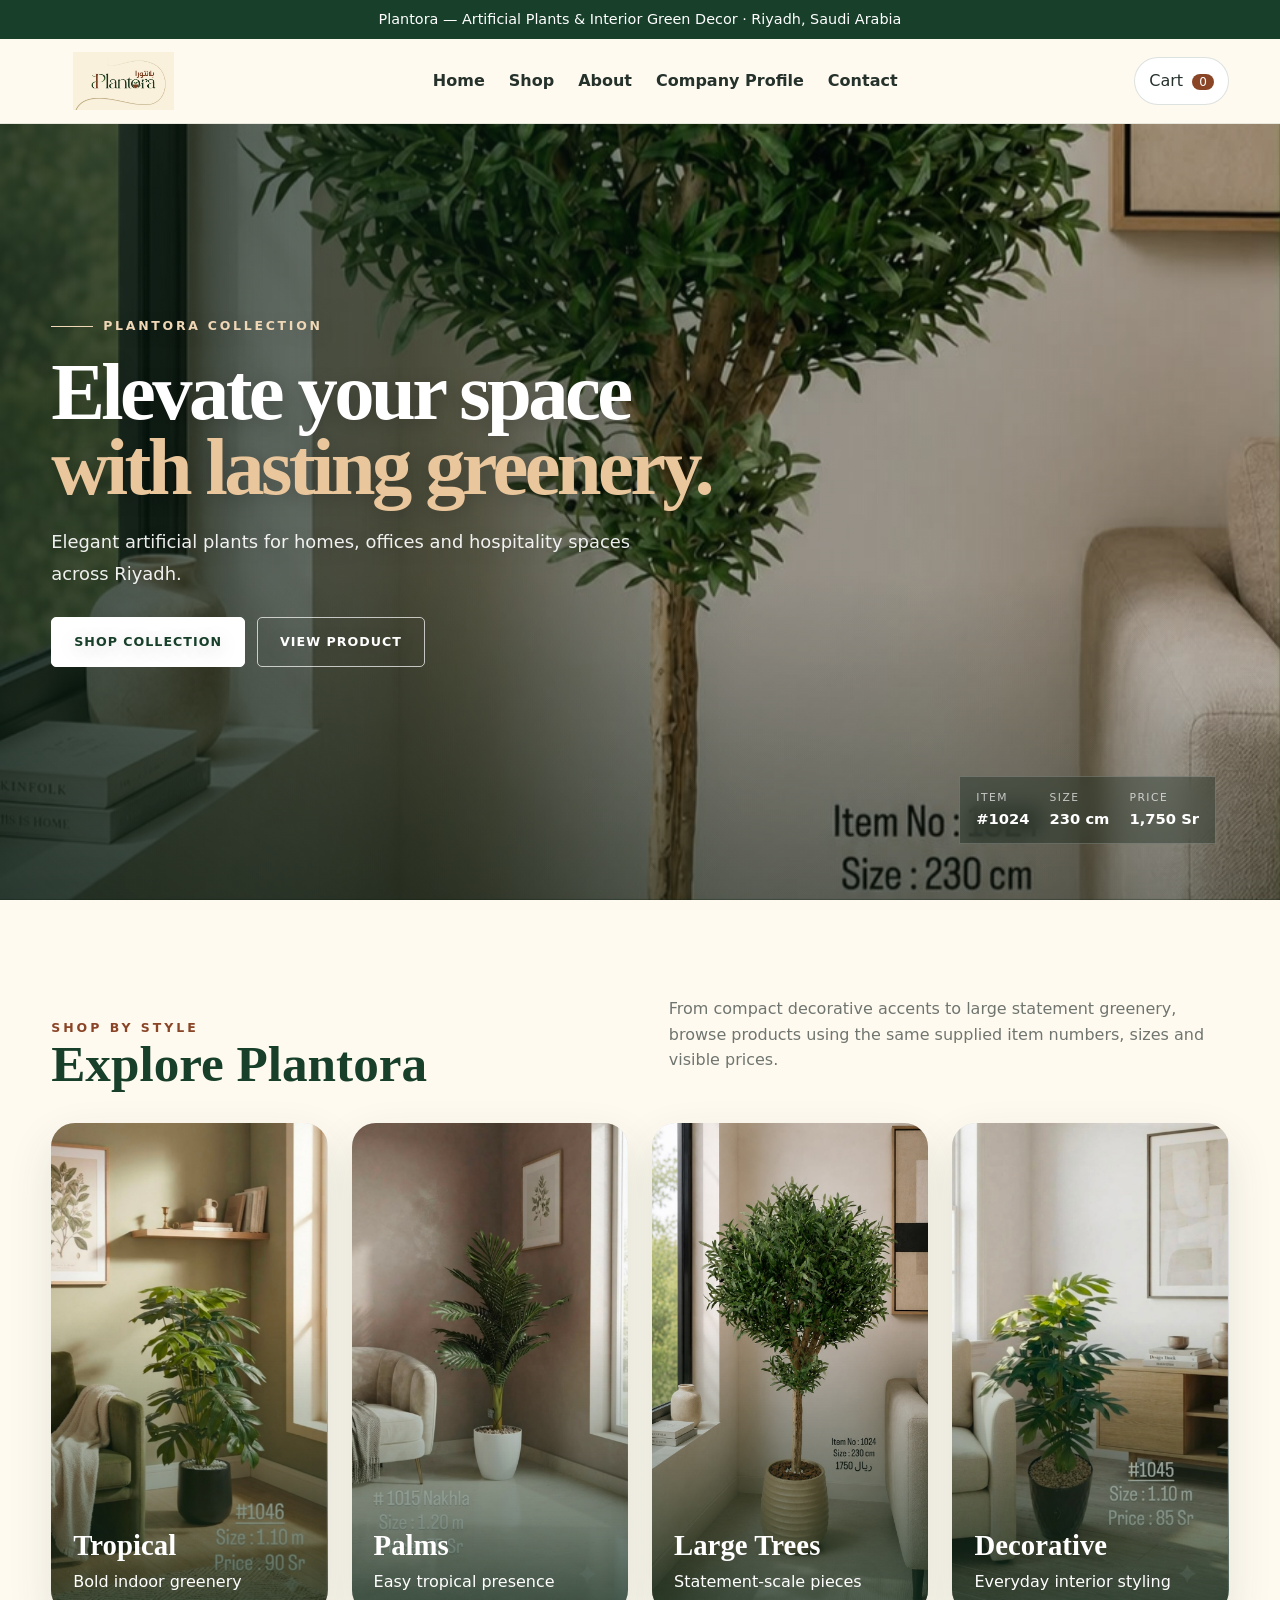
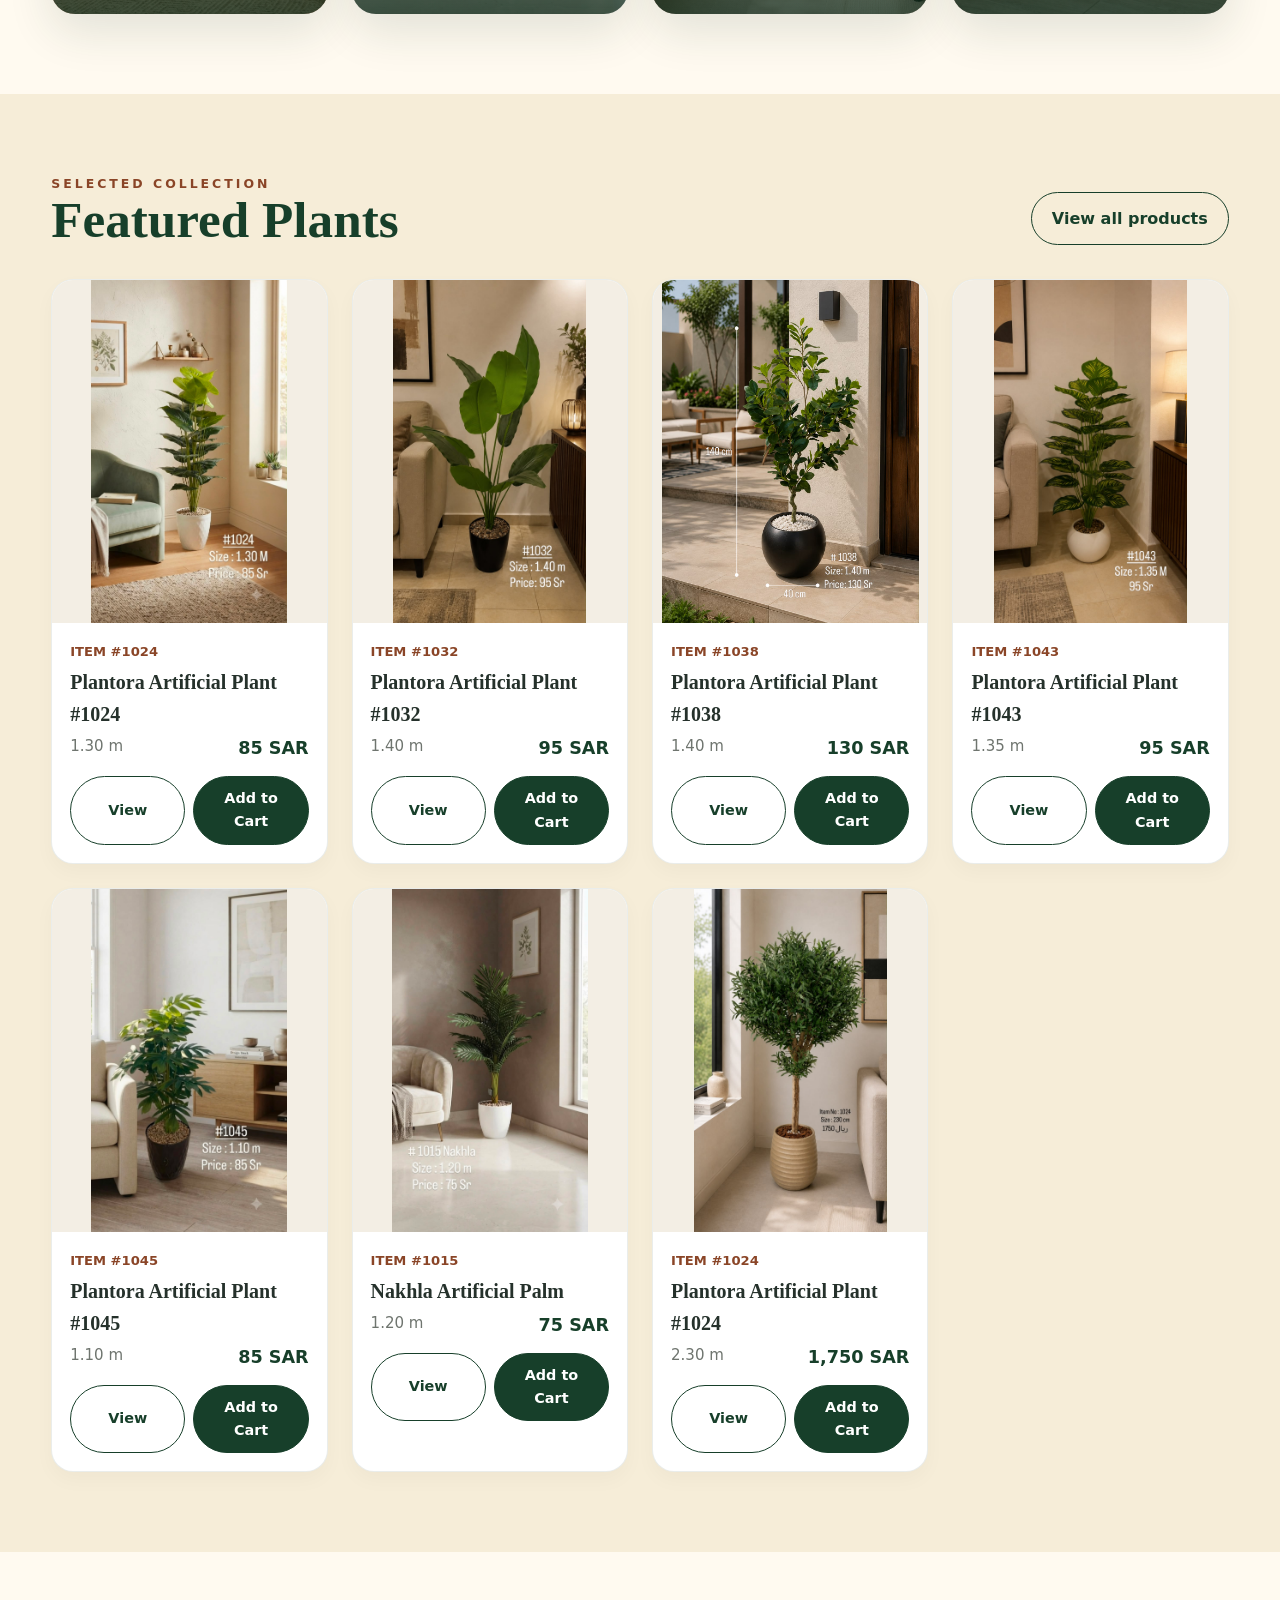
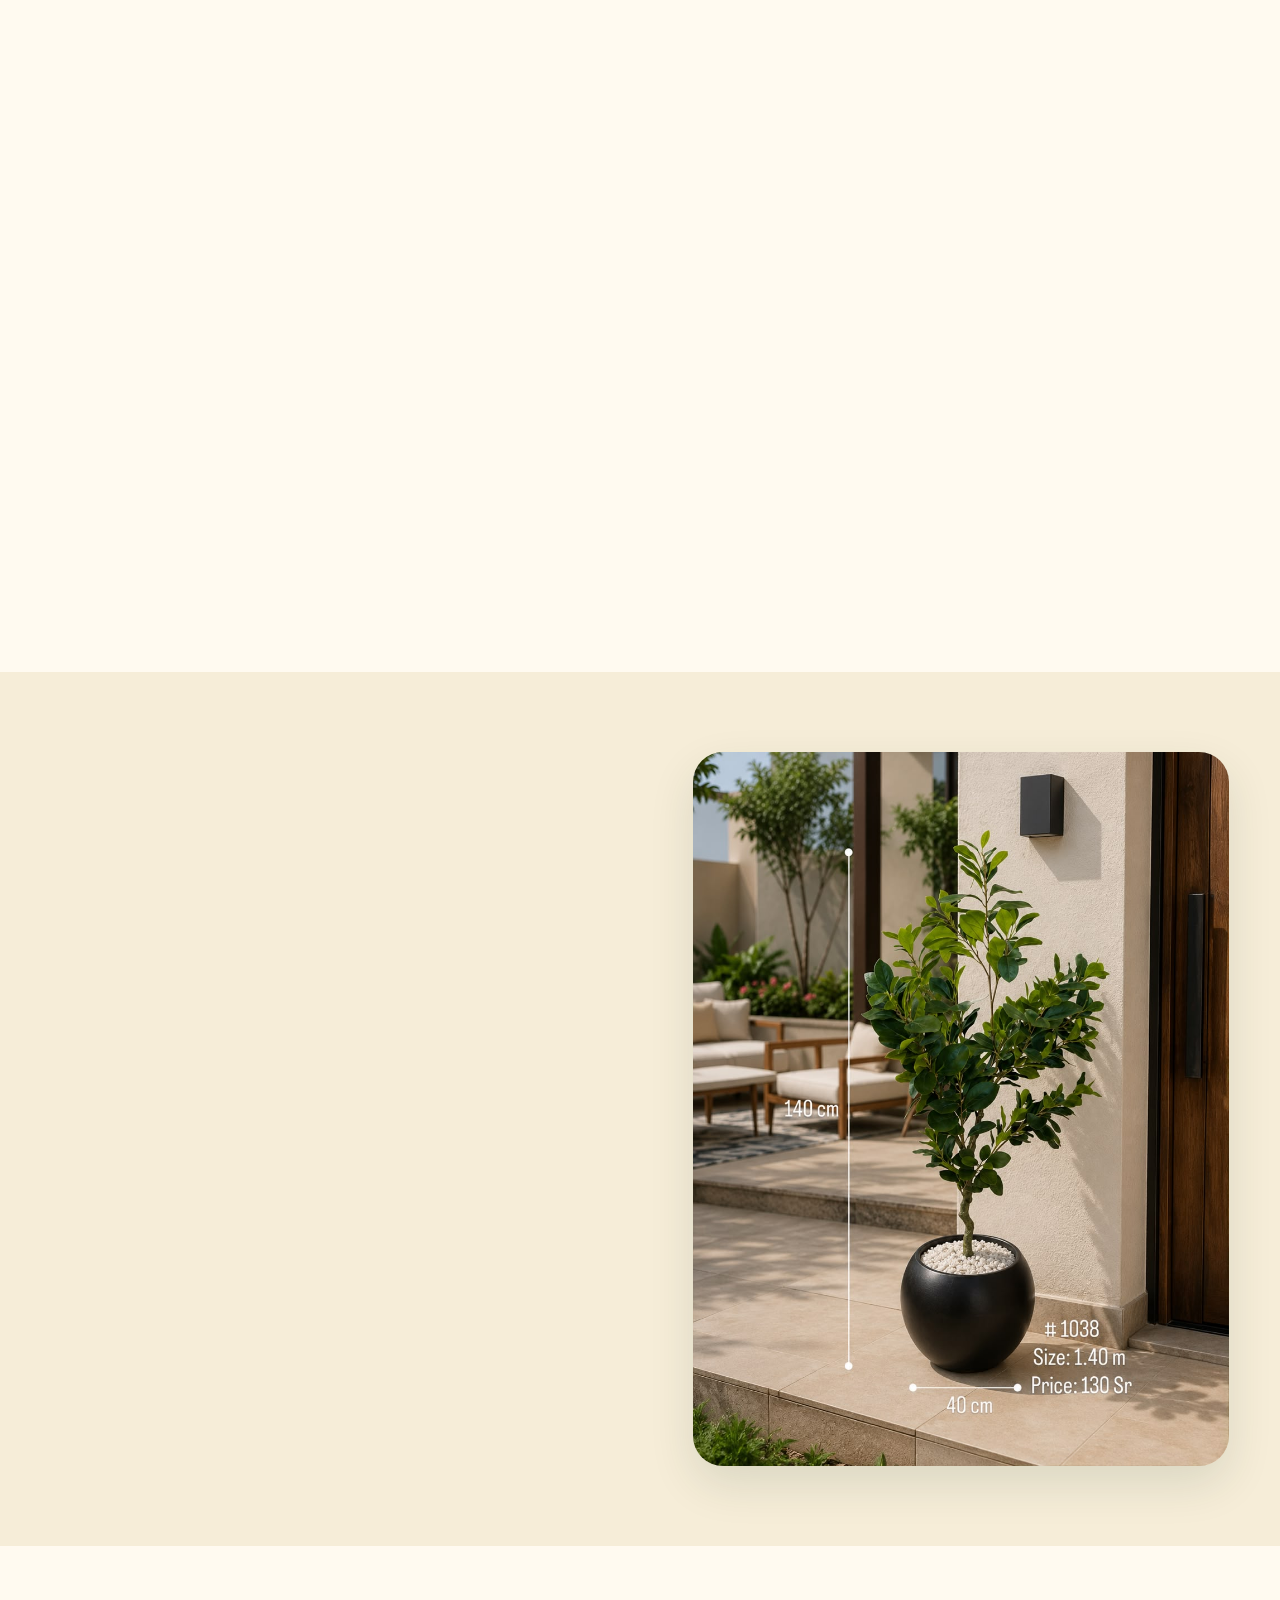
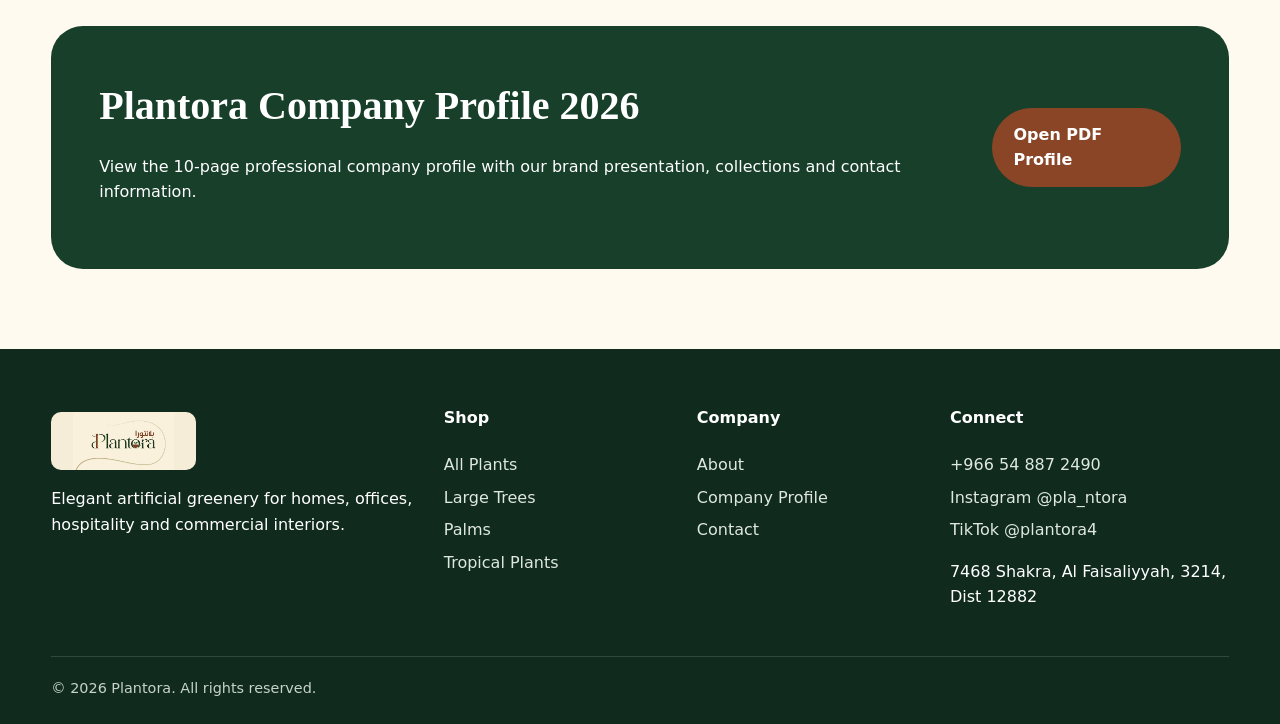
<file: index.html>
<!doctype html><html lang="en"><head><meta charset="utf-8"><meta name="viewport" content="width=device-width,initial-scale=1"><title>Plantora | Artificial Plants Riyadh</title><meta name="description" content="Plantora artificial plants and interior green decor in Riyadh, Saudi Arabia."><style id="plantora-inline-css">
:root{--cream:#f6edd8;--cream2:#fffaf0;--green:#173f2a;--green2:#365f43;--brown:#8a4527;--gold:#b8a06f;--ink:#25312b;--muted:#6f756f;--white:#fff;--shadow:0 18px 45px rgba(26,58,40,.12);--radius:24px}
*{box-sizing:border-box}html{scroll-behavior:smooth}body{margin:0;font-family:Inter,system-ui,-apple-system,Segoe UI,Arial,sans-serif;color:var(--ink);background:var(--cream2);line-height:1.6}a{color:inherit;text-decoration:none}img{max-width:100%;display:block}button,input,select,textarea{font:inherit}.serif,h1,h2,h3,.brand{font-family:Georgia,'Times New Roman',serif}.container{width:min(1200px,92%);margin:auto}.topbar{background:var(--green);color:#fff;text-align:center;padding:8px 12px;font-size:.9rem}.site-header{position:sticky;top:0;z-index:50;background:rgba(255,250,240,.95);backdrop-filter:blur(12px);border-bottom:1px solid rgba(23,63,42,.1)}.nav{height:84px;display:flex;align-items:center;justify-content:space-between;gap:24px}.logo{display:flex;align-items:center;gap:12px}.logo img{width:145px;height:58px;object-fit:contain}.nav-links{display:flex;gap:24px;align-items:center;font-weight:600}.nav-links a:hover{color:var(--brown)}.nav-actions{display:flex;align-items:center;gap:10px}.icon-btn{border:1px solid rgba(23,63,42,.15);background:#fff;border-radius:999px;padding:10px 14px;cursor:pointer}.badge{background:var(--brown);color:#fff;border-radius:999px;padding:1px 7px;font-size:.75rem;margin-left:4px}.menu-btn{display:none}.hero{min-height:72vh;background:linear-gradient(100deg,rgba(246,237,216,.96) 0%,rgba(246,237,216,.74) 44%,rgba(246,237,216,.14) 72%),var(--hero) center/cover no-repeat;display:flex;align-items:center;position:relative;overflow:hidden}.hero:after{content:'';position:absolute;inset:auto -10% -32% 28%;height:70%;border:2px solid rgba(184,160,111,.5);border-radius:50%}.hero-copy{max-width:640px;position:relative;z-index:2;padding:70px 0}.eyebrow{letter-spacing:.24em;text-transform:uppercase;color:var(--brown);font-weight:700;font-size:.78rem}.hero h1{font-size:clamp(3rem,7vw,6rem);line-height:.92;color:var(--green);margin:12px 0 22px}.hero h1 span{color:var(--brown)}.hero p{font-size:1.16rem;max-width:600px}.btn{display:inline-flex;align-items:center;justify-content:center;gap:8px;padding:13px 20px;border-radius:999px;border:1px solid var(--green);background:var(--green);color:#fff;font-weight:700;cursor:pointer;transition:.2s}.btn:hover{transform:translateY(-1px);box-shadow:0 8px 25px rgba(23,63,42,.16)}.btn.secondary{background:transparent;color:var(--green)}.btn.brown{background:var(--brown);border-color:var(--brown)}.hero-actions{display:flex;gap:12px;flex-wrap:wrap}.section{padding:80px 0}.section.alt{background:var(--cream)}.section-head{display:flex;align-items:end;justify-content:space-between;gap:30px;margin-bottom:34px}.section-head h2{font-size:clamp(2.2rem,4vw,4rem);line-height:1;color:var(--green);margin:0}.section-head p{max-width:560px;color:var(--muted)}.category-grid,.product-grid,.feature-grid{display:grid;gap:24px}.category-grid{grid-template-columns:repeat(4,1fr)}.category-card{position:relative;min-height:340px;border-radius:var(--radius);overflow:hidden;background:#ddd;box-shadow:var(--shadow)}.category-card img{width:100%;height:100%;object-fit:cover}.category-card:after{content:'';position:absolute;inset:0;background:linear-gradient(transparent 40%,rgba(16,44,29,.76))}.category-card .label{position:absolute;left:22px;bottom:20px;color:white;z-index:2}.category-card h3{font-size:1.8rem;margin:0}.product-grid{grid-template-columns:repeat(4,1fr)}.product-card{background:#fff;border:1px solid rgba(23,63,42,.09);border-radius:22px;overflow:hidden;transition:.25s;box-shadow:0 8px 20px rgba(0,0,0,.03)}.product-card:hover{transform:translateY(-5px);box-shadow:var(--shadow)}.product-image{aspect-ratio:4/5;background:#f3eee4;display:flex;align-items:center;justify-content:center;overflow:hidden}.product-image img{width:100%;height:100%;object-fit:contain}.product-info{padding:18px}.product-kicker{font-size:.82rem;color:var(--brown);font-weight:700}.product-info h3{font-size:1.25rem;margin:4px 0}.product-meta{display:flex;justify-content:space-between;gap:10px;color:var(--muted);font-size:.94rem}.price{font-weight:800;color:var(--green);font-size:1.1rem}.product-actions{display:flex;gap:8px;margin-top:14px}.product-actions .btn{flex:1;padding:10px 12px;font-size:.9rem}.split{display:grid;grid-template-columns:1.05fr .95fr;gap:50px;align-items:center}.split img{border-radius:30px;box-shadow:var(--shadow)}.stats{display:grid;grid-template-columns:repeat(3,1fr);gap:14px;margin-top:24px}.stat{background:#fff;padding:18px;border-radius:18px;border:1px solid rgba(23,63,42,.09)}.stat strong{display:block;font-size:1.8rem;color:var(--green)}.profile-banner{background:var(--green);color:#fff;border-radius:32px;padding:48px;display:flex;align-items:center;justify-content:space-between;gap:30px}.profile-banner h2{color:#fff;margin:0 0 8px;font-size:2.5rem}.footer{background:#102b1d;color:#fff;padding:56px 0 24px}.footer-grid{display:grid;grid-template-columns:1.3fr .8fr .8fr 1fr;gap:30px}.footer h4{margin-top:0}.footer a{display:block;color:#dfe8df;margin:7px 0}.footer .logo img{filter:none;background:#f6edd8;border-radius:10px}.copyright{border-top:1px solid rgba(255,255,255,.14);margin-top:30px;padding-top:20px;font-size:.9rem;color:#c6d3c8}.page-hero{padding:64px 0;background:var(--cream)}.page-hero h1{font-size:clamp(2.7rem,5vw,5rem);color:var(--green);margin:0 0 12px}.toolbar{display:flex;gap:12px;justify-content:space-between;flex-wrap:wrap;margin-bottom:28px}.search-wrap{display:flex;gap:10px;flex:1;min-width:260px}.input,.select{width:100%;padding:12px 14px;border:1px solid #d7d8d0;border-radius:14px;background:#fff}.shop-layout{display:grid;grid-template-columns:230px 1fr;gap:30px}.filters{background:#fff;border:1px solid #e1e1da;border-radius:18px;padding:20px;height:max-content;position:sticky;top:105px}.filters label{display:block;margin:10px 0}.cart-layout{display:grid;grid-template-columns:1fr 360px;gap:30px}.cart-item{display:grid;grid-template-columns:110px 1fr auto;gap:18px;align-items:center;padding:16px 0;border-bottom:1px solid #e6e1d7}.cart-item img{width:100px;height:120px;object-fit:contain;background:#f5efe4;border-radius:14px}.qty{display:inline-flex;border:1px solid #ddd;border-radius:999px;overflow:hidden}.qty button{border:0;background:#fff;padding:6px 11px;cursor:pointer}.qty span{padding:6px 10px}.summary-card{background:#fff;border:1px solid #e6e1d7;border-radius:20px;padding:22px;height:max-content;position:sticky;top:110px}.summary-row{display:flex;justify-content:space-between;margin:10px 0}.summary-row.total{font-weight:800;font-size:1.2rem;border-top:1px solid #ddd;padding-top:14px}.checkout-grid{display:grid;grid-template-columns:1.2fr .8fr;gap:30px}.form-card{background:#fff;border:1px solid #e6e1d7;border-radius:20px;padding:24px}.form-grid{display:grid;grid-template-columns:1fr 1fr;gap:14px}.form-group{margin-bottom:14px}.form-group label{display:block;font-weight:700;margin-bottom:6px}.form-group.full{grid-column:1/-1}.product-detail{display:grid;grid-template-columns:1fr 1fr;gap:44px;align-items:start}.detail-image{background:#f4efe5;border-radius:30px;padding:20px}.detail-image img{width:100%;height:70vh;object-fit:contain}.detail-content h1{font-size:3rem;color:var(--green);margin-bottom:6px}.detail-price{font-size:1.8rem;font-weight:800;color:var(--brown)}.chips{display:flex;gap:8px;flex-wrap:wrap;margin:14px 0}.chip{background:var(--cream);padding:7px 12px;border-radius:999px;font-size:.88rem}.notice{background:#fff4d8;border:1px solid #ecd69c;padding:14px;border-radius:14px}.contact-cards{display:grid;grid-template-columns:repeat(4,1fr);gap:18px}.contact-card{background:#fff;border:1px solid #e4dfd4;border-radius:18px;padding:20px}.social-links{display:flex;gap:12px;flex-wrap:wrap}.social-link{display:inline-flex;align-items:center;gap:8px;padding:12px 16px;background:#fff;border:1px solid #ddd;border-radius:999px}.pdf-frame{width:100%;height:78vh;border:1px solid #ddd;border-radius:18px;background:#fff}.toast{position:fixed;right:20px;bottom:20px;background:var(--green);color:#fff;padding:14px 18px;border-radius:12px;opacity:0;transform:translateY(15px);pointer-events:none;transition:.25s;z-index:100}.toast.show{opacity:1;transform:none}.empty{padding:50px;text-align:center;background:#fff;border-radius:20px;border:1px solid #eee}.slider{position:relative;overflow:hidden;border-radius:30px;box-shadow:var(--shadow);height:560px}.slide{position:absolute;inset:0;opacity:0;transition:opacity .8s ease}.slide.active{opacity:1}.slide img{width:100%;height:100%;object-fit:cover}.slide-overlay{position:absolute;inset:0;background:linear-gradient(90deg,rgba(16,43,29,.75),transparent 62%)}.slide-copy{position:absolute;left:7%;bottom:10%;z-index:2;color:#fff;max-width:540px}.slide-copy h2{font-size:3.8rem;line-height:1;margin:0 0 12px;color:#fff}.slider-dots{position:absolute;bottom:18px;right:24px;display:flex;gap:7px;z-index:3}.slider-dot{width:10px;height:10px;border-radius:50%;background:rgba(255,255,255,.45);border:0;cursor:pointer}.slider-dot.active{background:#fff}
@media(max-width:980px){.nav-links{display:none;position:absolute;top:84px;left:0;right:0;background:var(--cream2);padding:20px;flex-direction:column;border-bottom:1px solid #ddd}.nav-links.open{display:flex}.menu-btn{display:inline-flex}.category-grid,.product-grid{grid-template-columns:repeat(2,1fr)}.split,.cart-layout,.checkout-grid,.product-detail,.shop-layout{grid-template-columns:1fr}.filters,.summary-card{position:static}.footer-grid{grid-template-columns:1fr 1fr}.contact-cards{grid-template-columns:1fr 1fr}}
@media(max-width:620px){.nav{height:72px}.logo img{width:118px;height:48px}.nav-links{top:72px}.hero{min-height:66vh}.section{padding:56px 0}.category-grid,.product-grid,.contact-cards,.footer-grid,.form-grid{grid-template-columns:1fr}.section-head{align-items:start;flex-direction:column}.profile-banner{padding:28px;flex-direction:column;align-items:start}.slider{height:480px}.slide-copy h2{font-size:2.5rem}.product-detail .detail-image img{height:52vh}.detail-content h1{font-size:2.3rem}.cart-item{grid-template-columns:80px 1fr}.cart-item>div:last-child{grid-column:2}.stats{grid-template-columns:1fr}}

/* ===== Animated home hero slider ===== */
.hero-slider{height:min(780px,82vh);min-height:610px;position:relative;overflow:hidden;background:linear-gradient(135deg,var(--cream2),var(--cream));isolation:isolate}
.hero-track,.hero-slide{position:absolute;inset:0}
.hero-slide{opacity:0;visibility:hidden;transform:translateX(7%);transition:opacity .8s ease,transform .9s cubic-bezier(.22,.75,.2,1),visibility .8s;pointer-events:none}
.hero-slide.active{opacity:1;visibility:visible;transform:translateX(0);pointer-events:auto;z-index:2}
.hero-slide.leaving-left{opacity:0;visibility:visible;transform:translateX(-7%);z-index:1}.hero-slide.leaving-right{opacity:0;visibility:visible;transform:translateX(7%);z-index:1}
.hero-slide.entering-right{transform:translateX(7%)}.hero-slide.entering-left{transform:translateX(-7%)}
.hero-slide-inner{height:100%;display:grid;grid-template-columns:.92fr 1.08fr;align-items:center;gap:3vw;position:relative;z-index:2}
.hero-bg-shape{position:absolute;width:72vw;height:72vw;right:-21vw;top:-31vw;border:2px solid rgba(184,160,111,.45);border-radius:50%;z-index:0}.hero-bg-shape:after{content:'';position:absolute;inset:6%;border:1px solid rgba(184,160,111,.25);border-radius:50%}
.hero-copy-block{padding:55px 0 72px;position:relative;z-index:3}.hero-copy-block h1{font-size:clamp(3.3rem,6.4vw,6.6rem);line-height:.91;color:var(--green);margin:12px 0 24px;letter-spacing:-.045em}.hero-copy-block h1 span{color:var(--brown)}.hero-copy-block p{font-size:1.12rem;max-width:600px;color:#4e5a53}.hero-meta{display:flex;flex-wrap:wrap;gap:10px;margin-top:24px}.hero-meta span{border:1px solid rgba(23,63,42,.14);background:rgba(255,255,255,.62);backdrop-filter:blur(8px);border-radius:999px;padding:7px 12px;font-size:.85rem;color:var(--green);font-weight:700}
.hero-photo-wrap{height:88%;display:flex;align-items:center;justify-content:center;position:relative}.hero-photo-wrap img{width:100%;height:100%;object-fit:contain;object-position:center;position:relative;z-index:2;filter:drop-shadow(0 28px 28px rgba(23,63,42,.16));animation:plantFloat 5.5s ease-in-out infinite}.hero-photo-halo{position:absolute;width:78%;aspect-ratio:1;border-radius:50%;background:radial-gradient(circle,rgba(255,255,255,.95),rgba(246,237,216,.22) 68%,transparent 70%);filter:blur(1px)}
.hero-slide.active .hero-animate{animation:heroTextIn .75s both}.hero-slide.active .hero-animate:nth-child(2){animation-delay:.08s}.hero-slide.active .hero-animate:nth-child(3){animation-delay:.16s}.hero-slide.active .hero-animate:nth-child(4){animation-delay:.24s}.hero-slide.active .hero-animate:nth-child(5){animation-delay:.32s}
.hero-arrow,.slider-arrow{position:absolute;z-index:8;border:1px solid rgba(23,63,42,.15);background:rgba(255,255,255,.76);backdrop-filter:blur(10px);color:var(--green);width:48px;height:48px;border-radius:50%;font-size:2rem;line-height:1;display:grid;place-items:center;cursor:pointer;transition:.25s}.hero-arrow:hover,.slider-arrow:hover{background:var(--green);color:#fff;transform:scale(1.05)}.hero-prev{left:22px;top:50%}.hero-next{right:22px;top:50%}
.hero-dots{position:absolute;left:50%;bottom:30px;transform:translateX(-50%);z-index:9;display:flex;gap:8px}.hero-dot{border:0;background:transparent;padding:6px;cursor:pointer;color:rgba(23,63,42,.45);font-weight:800;font-size:.72rem}.hero-dot:after{content:'';display:block;width:32px;height:3px;margin-top:3px;background:rgba(23,63,42,.18);transition:.3s}.hero-dot.active{color:var(--brown)}.hero-dot.active:after{background:var(--brown);width:54px}
.hero-progress{position:absolute;left:0;bottom:0;width:100%;height:3px;background:rgba(23,63,42,.08);z-index:10}.hero-progress span{display:block;height:100%;width:0;background:var(--brown)}
@keyframes heroProgress{from{width:0}to{width:100%}}@keyframes heroTextIn{from{opacity:0;transform:translateY(28px)}to{opacity:1;transform:none}}@keyframes plantFloat{0%,100%{transform:translateY(0) scale(1)}50%{transform:translateY(-10px) scale(1.006)}}

/* ===== Moving collection slider ===== */
.slider{position:relative;overflow:hidden;border-radius:30px;box-shadow:var(--shadow);height:560px;background:#172f22}.collection-track{height:100%;display:flex;transition:transform .8s cubic-bezier(.22,.75,.2,1);will-change:transform}.collection-track .slide{position:relative;inset:auto;opacity:1;min-width:100%;height:100%;transition:none;overflow:hidden}.collection-track .slide img{width:100%;height:100%;object-fit:cover;transform:scale(1.04);transition:transform 6s ease}.slider:hover .slide img{transform:scale(1.08)}.slider-prev{left:20px;top:50%;transform:translateY(-50%)}.slider-next{right:20px;top:50%;transform:translateY(-50%)}.slider-prev:hover,.slider-next:hover{transform:translateY(-50%) scale(1.05)}

/* ===== Scroll reveal ===== */
.reveal{opacity:0;transform:translateY(26px);transition:opacity .7s ease var(--delay,0ms),transform .8s cubic-bezier(.22,.75,.2,1) var(--delay,0ms)}.reveal.revealed{opacity:1;transform:none}.category-card.revealed img{animation:gentleZoom 7s ease-out both}@keyframes gentleZoom{from{transform:scale(1.06)}to{transform:scale(1)}}
@media(prefers-reduced-motion:reduce){*,*:before,*:after{scroll-behavior:auto!important;animation-duration:.001ms!important;animation-iteration-count:1!important;transition-duration:.001ms!important}.reveal{opacity:1;transform:none}}

@media(max-width:900px){.hero-slider{height:auto;min-height:720px}.hero-slide-inner{grid-template-columns:1fr 1fr;gap:8px}.hero-copy-block h1{font-size:clamp(2.8rem,8vw,4.8rem)}.hero-photo-wrap{height:72%}.hero-prev{left:10px}.hero-next{right:10px}}
@media(max-width:620px){.hero-slider{min-height:760px;height:78vh}.hero-slide-inner{grid-template-columns:1fr;grid-template-rows:auto 46%;padding-top:20px}.hero-copy-block{padding:54px 4px 0}.hero-copy-block h1{font-size:clamp(2.65rem,13vw,4rem)}.hero-copy-block p{font-size:1rem}.hero-photo-wrap{height:100%;margin-top:-12px}.hero-arrow{width:40px;height:40px;font-size:1.6rem;top:62%}.hero-dots{bottom:16px}.hero-meta{display:none}.slider{height:500px}.slide-copy{left:9%;right:8%;bottom:12%}.slide-copy h2{font-size:2.35rem}.slider-arrow{width:40px;height:40px}}

/* ===== v3 Full-screen cinematic hero slider ===== */
.hero-slider{width:100%;max-width:none;min-height:560px;height:calc(100vh - 120px);position:relative;overflow:hidden;background:#0e2217;isolation:isolate}
.hero-track,.hero-slide{position:absolute;inset:0;width:100%;height:100%}
.hero-slide{opacity:0;visibility:hidden;transition:opacity .8s ease,visibility .8s;pointer-events:none;overflow:hidden;background:#102b1d}
.hero-slide.active{opacity:1;visibility:visible;pointer-events:auto;z-index:2}.hero-slide.leaving{opacity:0;visibility:visible;z-index:1}
.hero-cinematic-bg{position:absolute;inset:-5%;width:110%;height:110%;object-fit:cover;filter:blur(28px) saturate(.9) brightness(.7);transform:scale(1.12);opacity:.76;z-index:0}
.hero-cinematic-image{position:absolute;inset:0;width:100%;height:100%;object-fit:cover;object-position:center 52%;z-index:1;transform-origin:center center}
.hero-slide.active .hero-cinematic-image{animation:cinematicKenBurns 2s linear both}.hero-slide.active .hero-cinematic-bg{animation:cinematicBg 2s linear both}
.hero-cinematic-overlay{position:absolute;inset:0;z-index:2;background:linear-gradient(90deg,rgba(8,27,17,.78) 0%,rgba(8,27,17,.54) 35%,rgba(8,27,17,.16) 66%,rgba(8,27,17,.08) 100%),linear-gradient(0deg,rgba(8,27,17,.34),transparent 38%)}
.hero-cinematic-content{height:100%;position:relative;z-index:3;display:flex;align-items:center}.hero-cinematic-copy{max-width:720px;color:#fff;padding:46px 0 72px;text-shadow:0 2px 16px rgba(0,0,0,.18)}
.hero-cinematic-copy .eyebrow{color:#eddcb8}.hero-cinematic-copy h1{font-size:clamp(3.1rem,6.8vw,7rem);line-height:.88;margin:10px 0 22px;color:#fff;letter-spacing:-.045em}.hero-cinematic-copy h1 span{color:#f0c49f}.hero-cinematic-copy p{font-size:clamp(1rem,1.45vw,1.22rem);max-width:620px;color:rgba(255,255,255,.9)}
.hero-cinematic-copy .btn{background:#fff;color:var(--green);border-color:#fff}.hero-cinematic-copy .hero-glass-btn{background:rgba(255,255,255,.08);color:#fff;border-color:rgba(255,255,255,.48);backdrop-filter:blur(8px)}.hero-cinematic-copy .hero-glass-btn:hover{background:rgba(255,255,255,.18)}
.hero-cinematic-copy .hero-meta span{background:rgba(10,35,22,.34);color:#fff;border-color:rgba(255,255,255,.3)}
.hero-slider .hero-arrow{background:rgba(12,37,24,.36);color:#fff;border-color:rgba(255,255,255,.34)}.hero-slider .hero-arrow:hover{background:#fff;color:var(--green)}.hero-slider .hero-dot{color:rgba(255,255,255,.7)}.hero-slider .hero-dot:after{background:rgba(255,255,255,.3)}.hero-slider .hero-dot.active{color:#fff}.hero-slider .hero-dot.active:after{background:#fff}.hero-slider .hero-progress{background:rgba(255,255,255,.16)}.hero-slider .hero-progress span{background:#e9c69c}
@keyframes cinematicKenBurns{0%{transform:scale(1.02) translate3d(0,0,0)}100%{transform:scale(1.10) translate3d(-1.5%,-1%,0)}}
@keyframes cinematicBg{0%{transform:scale(1.13) translate3d(0,0,0)}100%{transform:scale(1.20) translate3d(1.2%,.8%,0)}}
@media(max-width:900px){.hero-slider{min-height:560px}.hero-cinematic-image{object-position:center center}.hero-cinematic-copy{max-width:620px;padding:36px 0 70px}.hero-cinematic-overlay{background:linear-gradient(90deg,rgba(8,27,17,.75),rgba(8,27,17,.25)),linear-gradient(0deg,rgba(8,27,17,.38),transparent 45%)}}
@media(max-width:620px){.hero-slider{width:100%;min-height:520px}.hero-cinematic-copy{padding:28px 0 76px}.hero-cinematic-copy h1{font-size:clamp(2.6rem,13vw,4.3rem)}.hero-cinematic-copy p{max-width:88%;font-size:1rem}.hero-cinematic-image{object-position:58% center}.hero-arrow{top:58%}.hero-dots{bottom:14px}.hero-meta{display:none}}
@media(prefers-reduced-motion:reduce){.hero-slide.active .hero-cinematic-image,.hero-slide.active .hero-cinematic-bg{animation:none!important}}

/* ===== Plantora v4 — professional e-commerce hero ===== */
.hero-slider{
  width:100%;max-width:none;position:relative;overflow:hidden;isolation:isolate;
  background:#102b1d;margin:0;padding:0;
}
.hero-track,.hero-slide{position:absolute;inset:0;width:100%;height:100%}
.hero-slide{opacity:0;visibility:hidden;pointer-events:none;overflow:hidden;transition:opacity .65s ease,visibility .65s ease;background:#efe7d6}
.hero-slide.active{opacity:1;visibility:visible;pointer-events:auto;z-index:2}
.hero-slide.leaving{opacity:0;visibility:visible;z-index:1}
.hero-cinematic-bg{
  position:absolute;inset:-8%;width:116%;height:116%;object-fit:cover;object-position:center;
  filter:blur(42px) saturate(.72) brightness(.72);opacity:.52;z-index:0;transform:scale(1.08)
}
.hero-commerce-overlay{
  position:absolute;inset:0;z-index:1;
  background:
    linear-gradient(90deg,rgba(247,239,222,.985) 0%,rgba(247,239,222,.965) 38%,rgba(247,239,222,.76) 55%,rgba(247,239,222,.18) 78%,rgba(247,239,222,.08) 100%),
    linear-gradient(180deg,rgba(255,255,255,.08),rgba(23,63,42,.05));
}
.hero-commerce-grid{
  height:100%;position:relative;z-index:3;display:grid;grid-template-columns:minmax(0,1.02fr) minmax(420px,.98fr);
  align-items:center;gap:clamp(28px,5vw,84px);padding-top:clamp(22px,4vh,52px);padding-bottom:clamp(54px,7vh,90px)
}
.hero-commerce-copy{max-width:690px;padding-left:clamp(0px,1vw,12px);align-self:center}
.hero-tag{display:inline-flex;align-items:center;min-height:30px;padding:6px 12px;border-radius:999px;background:rgba(138,69,39,.09);border:1px solid rgba(138,69,39,.18);color:var(--brown);font-size:.72rem;letter-spacing:.18em;font-weight:800;margin-bottom:18px}
.hero-commerce-copy .eyebrow{color:var(--green);opacity:.8;margin-bottom:10px}
.hero-commerce-copy h1{font-size:clamp(3.1rem,6.3vw,7.2rem);line-height:.88;letter-spacing:-.05em;margin:0 0 24px;color:var(--green);max-width:760px}
.hero-commerce-copy h1 span{color:var(--brown)}
.hero-commerce-copy p{font-size:clamp(1rem,1.3vw,1.2rem);line-height:1.7;color:#4f5c55;max-width:610px;margin:0 0 28px}
.hero-commerce-copy .hero-actions{display:flex;gap:12px;flex-wrap:wrap;margin-bottom:28px}
.hero-commerce-copy .hero-primary{background:var(--green);border-color:var(--green);color:#fff;padding:14px 22px}
.hero-commerce-copy .hero-secondary{background:rgba(255,255,255,.62);border-color:rgba(23,63,42,.28);color:var(--green);padding:14px 22px;backdrop-filter:blur(12px)}
.hero-commerce-copy .hero-secondary:hover{background:#fff}
.hero-meta{display:flex;flex-wrap:wrap;gap:10px}
.hero-meta span{display:inline-flex;gap:6px;align-items:center;border:1px solid rgba(23,63,42,.13);background:rgba(255,255,255,.7);border-radius:999px;padding:8px 12px;color:#425148;font-size:.86rem;backdrop-filter:blur(8px)}
.hero-meta b{color:var(--green);font-weight:800}
.hero-product-stage{position:relative;height:min(76vh,720px);min-height:460px;width:100%;display:flex;align-items:center;justify-content:center;align-self:center}
.hero-product-halo{position:absolute;width:86%;aspect-ratio:1;border-radius:50%;background:radial-gradient(circle at 50% 45%,rgba(255,255,255,.9),rgba(255,255,255,.34) 46%,rgba(184,160,111,.1) 70%,transparent 72%);filter:drop-shadow(0 26px 48px rgba(29,58,41,.13))}
.hero-product-image{position:relative;z-index:2;width:min(88%,640px);height:100%;object-fit:contain;object-position:center;filter:drop-shadow(0 28px 28px rgba(27,49,36,.2));transform-origin:center 55%}
.hero-product-caption{position:absolute;right:0;bottom:7%;z-index:4;background:rgba(255,250,240,.88);backdrop-filter:blur(12px);border:1px solid rgba(23,63,42,.1);padding:13px 17px;border-radius:16px;min-width:180px;box-shadow:0 12px 34px rgba(23,63,42,.1)}
.hero-product-caption span{display:block;color:var(--brown);font-size:.68rem;letter-spacing:.16em;font-weight:800;margin-bottom:2px}.hero-product-caption strong{font-family:Georgia,'Times New Roman',serif;color:var(--green);font-size:1.06rem;font-weight:700}
.hero-slide.active .hero-product-image{animation:plantoraProductMotion 2s ease-out both}
.hero-slide.active .hero-cinematic-bg{animation:plantoraBgMotion 2s linear both}
.hero-slide.active .hero-animate{animation:heroTextIn .56s both}
.hero-slide.active .hero-animate:nth-child(2){animation-delay:.05s}.hero-slide.active .hero-animate:nth-child(3){animation-delay:.1s}.hero-slide.active .hero-animate:nth-child(4){animation-delay:.15s}.hero-slide.active .hero-animate:nth-child(5){animation-delay:.2s}.hero-slide.active .hero-animate:nth-child(6){animation-delay:.25s}
.hero-slider .hero-arrow{position:absolute;top:50%;transform:translateY(-50%);z-index:8;width:48px;height:48px;border-radius:50%;border:1px solid rgba(23,63,42,.16);background:rgba(255,250,240,.82);color:var(--green);backdrop-filter:blur(14px);box-shadow:0 8px 24px rgba(23,63,42,.08);transition:.2s}
.hero-slider .hero-arrow:hover{background:var(--green);color:#fff;transform:translateY(-50%) scale(1.04)}
.hero-slider .hero-prev{left:clamp(14px,2vw,30px)}.hero-slider .hero-next{right:clamp(14px,2vw,30px)}
.hero-dots{position:absolute;left:50%;bottom:22px;transform:translateX(-50%);z-index:9;display:flex;gap:8px;align-items:center;background:rgba(255,250,240,.82);padding:6px 8px;border-radius:999px;border:1px solid rgba(23,63,42,.1);backdrop-filter:blur(14px);box-shadow:0 8px 24px rgba(23,63,42,.08)}
.hero-dot{border:0;background:transparent;padding:6px 9px;border-radius:999px;cursor:pointer;color:rgba(23,63,42,.5);font-weight:800;display:flex;align-items:center;gap:6px;transition:.2s}
.hero-dot span{font-size:.76rem}.hero-dot em{font-style:normal;font-size:.68rem;font-weight:700;display:none}.hero-dot:after{display:none!important}
.hero-dot.active{background:var(--green);color:#fff}.hero-dot.active em{display:inline}
.hero-progress{position:absolute;left:0;bottom:0;width:100%;height:3px;background:rgba(23,63,42,.08);z-index:10}.hero-progress span{display:block;height:100%;width:0;background:linear-gradient(90deg,var(--brown),var(--gold))}
@keyframes plantoraProductMotion{0%{transform:scale(.985) translate3d(1%,1%,0)}100%{transform:scale(1.035) translate3d(-.7%,-.5%,0)}}
@keyframes plantoraBgMotion{0%{transform:scale(1.08) translate3d(-.5%,0,0)}100%{transform:scale(1.14) translate3d(.8%,-.4%,0)}}
@media(max-width:1050px){
  .hero-commerce-grid{grid-template-columns:minmax(0,.95fr) minmax(360px,1.05fr);gap:20px}
  .hero-commerce-copy h1{font-size:clamp(3rem,7vw,5.7rem)}
  .hero-product-stage{height:min(70vh,650px)}
}
@media(max-width:780px){
  .hero-commerce-overlay{background:linear-gradient(180deg,rgba(247,239,222,.99) 0%,rgba(247,239,222,.92) 46%,rgba(247,239,222,.42) 68%,rgba(247,239,222,.14) 100%)}
  .hero-commerce-grid{grid-template-columns:1fr;grid-template-rows:auto minmax(250px,1fr);gap:0;padding-top:26px;padding-bottom:58px;align-items:start}
  .hero-commerce-copy{padding:10px 5px 0;max-width:92%}
  .hero-commerce-copy h1{font-size:clamp(2.65rem,10.5vw,4.8rem);line-height:.9;margin-bottom:16px}
  .hero-commerce-copy p{font-size:1rem;line-height:1.55;max-width:620px;margin-bottom:18px}
  .hero-commerce-copy .hero-actions{margin-bottom:15px}
  .hero-product-stage{height:100%;min-height:250px;max-height:none;margin-top:-18px;align-self:stretch}
  .hero-product-image{width:min(72%,430px);height:100%;max-height:430px}
  .hero-product-halo{width:62%}.hero-product-caption{display:none}
  .hero-slider .hero-arrow{width:42px;height:42px;font-size:1.55rem;top:68%}
  .hero-meta{display:none}.hero-dots{bottom:15px}
}
@media(max-width:520px){
  .hero-commerce-grid{padding-top:16px;padding-bottom:54px;grid-template-rows:auto minmax(210px,1fr)}
  .hero-tag{margin-bottom:10px}.hero-commerce-copy .eyebrow{font-size:.68rem;letter-spacing:.16em}
  .hero-commerce-copy h1{font-size:clamp(2.35rem,12vw,3.7rem);margin-bottom:12px}
  .hero-commerce-copy p{font-size:.94rem;margin-bottom:14px}
  .hero-commerce-copy .hero-actions{gap:8px}.hero-commerce-copy .btn{padding:11px 14px;font-size:.84rem}
  .hero-product-stage{min-height:210px;margin-top:-10px}.hero-product-image{width:min(80%,360px);max-height:340px}
  .hero-slider .hero-arrow{display:none}.hero-dots{bottom:12px}.hero-dot{padding:5px 8px}.hero-dot.active em{display:none}
}
@media(prefers-reduced-motion:reduce){.hero-slide.active .hero-product-image,.hero-slide.active .hero-cinematic-bg{animation:none!important}}

/* ===== Plantora v5 — full-bleed reference-style hero slider ===== */
.hero-slider{width:100%;max-width:none;position:relative;overflow:hidden;isolation:isolate;background:#0f281b;margin:0;padding:0}
.hero-track,.hero-slide{position:absolute;inset:0;width:100%;height:100%}
.hero-slide{opacity:0;visibility:hidden;pointer-events:none;overflow:hidden;transition:opacity .75s cubic-bezier(.22,.61,.36,1),visibility .75s ease;background:#0f281b}
.hero-slide.active{opacity:1;visibility:visible;pointer-events:auto;z-index:2}
.hero-slide.leaving{opacity:0;visibility:visible;z-index:1}
.awtar-hero-image{position:absolute;inset:0;width:100%;height:100%;object-fit:cover;object-position:center 52%;transform:scale(1.015);transform-origin:center center;will-change:transform}
.hero-slide.active .awtar-hero-image{animation:awtarHeroMotion 2s ease-out both}
.awtar-hero-shade{position:absolute;inset:0;z-index:1;background:linear-gradient(90deg,rgba(8,27,17,.76) 0%,rgba(8,27,17,.58) 31%,rgba(8,27,17,.25) 58%,rgba(8,27,17,.10) 100%),linear-gradient(0deg,rgba(6,21,13,.40) 0%,transparent 42%)}
.awtar-hero-content{position:relative;z-index:3;height:100%;display:flex;align-items:center}
.awtar-hero-copy{width:min(720px,62vw);color:#fff;padding:48px 0 96px;text-shadow:0 4px 20px rgba(0,0,0,.22)}
.awtar-hero-kicker{display:inline-flex;align-items:center;gap:10px;color:#f0d7b6;letter-spacing:.22em;text-transform:uppercase;font-size:.78rem;font-weight:800;margin-bottom:18px}
.awtar-hero-kicker:before{content:"";display:block;width:42px;height:1px;background:#f0d7b6}
.awtar-hero-copy h1{font-family:Georgia,'Times New Roman',serif;font-size:clamp(3rem,6.3vw,6.7rem);line-height:.93;letter-spacing:-.045em;margin:0 0 22px;color:#fff;max-width:790px}
.awtar-hero-copy h1 span{color:#e9c69c}
.awtar-hero-copy p{font-size:clamp(1rem,1.4vw,1.2rem);line-height:1.75;color:rgba(255,255,255,.92);max-width:600px;margin:0 0 28px}
.awtar-hero-actions{display:flex;align-items:center;gap:12px;flex-wrap:wrap}
.awtar-hero-actions .btn{min-width:150px;padding:14px 22px;border-radius:5px;text-transform:uppercase;letter-spacing:.08em;font-size:.79rem}
.awtar-hero-actions .primary{background:#fff;color:var(--green);border-color:#fff}
.awtar-hero-actions .ghost{background:transparent;color:#fff;border-color:rgba(255,255,255,.7)}
.awtar-hero-actions .ghost:hover{background:#fff;color:var(--green)}
.awtar-hero-sidecard{position:absolute;right:clamp(26px,5vw,84px);bottom:56px;z-index:4;color:#fff;display:grid;grid-template-columns:auto auto auto;gap:20px;background:rgba(10,31,20,.34);border:1px solid rgba(255,255,255,.20);backdrop-filter:blur(10px);padding:12px 16px}
.awtar-hero-sidecard div{display:flex;flex-direction:column;gap:1px}.awtar-hero-sidecard span{font-size:.67rem;text-transform:uppercase;letter-spacing:.14em;color:rgba(255,255,255,.7)}.awtar-hero-sidecard strong{font-size:.92rem;color:#fff;font-weight:700}
.hero-slider .hero-arrow{position:absolute;top:50%;transform:translateY(-50%);z-index:8;width:48px;height:48px;border-radius:0;border:1px solid rgba(255,255,255,.48);background:rgba(8,27,17,.24);color:#fff;backdrop-filter:blur(8px);box-shadow:none;transition:.22s;font-size:2rem;line-height:1}
.hero-slider .hero-arrow:hover{background:#fff;color:var(--green);transform:translateY(-50%)}
.hero-slider .hero-prev{left:20px}.hero-slider .hero-next{right:20px}
.hero-dots{position:absolute;left:50%;bottom:28px;transform:translateX(-50%);z-index:9;display:flex;gap:10px;align-items:center;background:transparent;padding:0;border:0;box-shadow:none;backdrop-filter:none}
.hero-dot{width:34px;height:3px;padding:0;border:0;border-radius:0;background:rgba(255,255,255,.42);overflow:hidden;display:block;position:relative;color:transparent}
.hero-dot span,.hero-dot em{display:none!important}.hero-dot:after{display:none!important}.hero-dot.active{background:#fff}
.hero-progress{position:absolute;left:0;bottom:0;width:100%;height:3px;background:rgba(255,255,255,.12);z-index:10}.hero-progress span{display:block;height:100%;width:0;background:#e9c69c}
.hero-slide.active .awtar-in{animation:awtarTextIn .65s cubic-bezier(.22,.61,.36,1) both}.hero-slide.active .awtar-in:nth-child(2){animation-delay:.06s}.hero-slide.active .awtar-in:nth-child(3){animation-delay:.12s}.hero-slide.active .awtar-in:nth-child(4){animation-delay:.18s}
@keyframes awtarHeroMotion{0%{transform:scale(1.015) translate3d(0,0,0)}100%{transform:scale(1.065) translate3d(-.7%,-.4%,0)}}
@keyframes awtarTextIn{0%{opacity:0;transform:translateY(24px)}100%{opacity:1;transform:translateY(0)}}
@media(max-width:900px){.awtar-hero-copy{width:min(650px,78vw);padding-bottom:110px}.awtar-hero-image{object-position:center center}.awtar-hero-sidecard{right:20px;bottom:58px}}
@media(max-width:680px){.awtar-hero-shade{background:linear-gradient(90deg,rgba(8,27,17,.77),rgba(8,27,17,.36)),linear-gradient(0deg,rgba(6,21,13,.5),transparent 55%)}.awtar-hero-copy{width:88%;padding:34px 0 104px}.awtar-hero-copy h1{font-size:clamp(2.7rem,13vw,4.6rem)}.awtar-hero-copy p{font-size:.98rem;max-width:92%}.awtar-hero-sidecard{display:none}.hero-slider .hero-arrow{width:42px;height:42px}.hero-slider .hero-prev{left:10px}.hero-slider .hero-next{right:10px}.hero-dots{bottom:22px}}
@media(prefers-reduced-motion:reduce){.hero-slide.active .awtar-hero-image,.hero-slide.active .awtar-in{animation:none!important}}

/* v6 — seamless hero crossfade: no white/green blink between slides */
.hero-slider{background:#0f281b}
.hero-track{background:#0f281b}
.hero-slide{
  opacity:0;
  visibility:visible;
  z-index:0;
  pointer-events:none;
  transition:opacity .7s cubic-bezier(.22,.61,.36,1);
  background:#0f281b;
}
.hero-slide.active{
  opacity:1;
  visibility:visible;
  z-index:3;
  pointer-events:auto;
}
.hero-slide.leaving{
  opacity:1;
  visibility:visible;
  z-index:2;
  pointer-events:none;
  transition:none;
}
.awtar-hero-image{
  backface-visibility:hidden;
  -webkit-backface-visibility:hidden;
  transform:translateZ(0) scale(1.015);
  -webkit-transform:translateZ(0) scale(1.015);
}

/* v7: single-image hero. No carousel controls or cross-slide transitions. */
.single-hero .hero-slide{opacity:1!important;visibility:visible!important;pointer-events:auto!important;transform:none!important;transition:none!important}
.single-hero .awtar-hero-image{animation:none!important;transform:none!important;will-change:auto}
.single-hero .hero-arrow,.single-hero .hero-dots,.single-hero .hero-progress{display:none!important}

</style><link rel="stylesheet" href="assets/css/style.css"></head><body><div data-header></div><main><section class="hero-slider single-hero" id="heroSlider" aria-label="Plantora featured collection">
  <div class="hero-track" id="heroTrack">
    <article class="hero-slide active" aria-hidden="false">
      <img class="awtar-hero-image" src="assets/images/product-1024l.jpg" alt="Plantora artificial statement tree" loading="eager" decoding="async" fetchpriority="high">
      <div class="awtar-hero-shade"></div>
      <div class="container awtar-hero-content">
        <div class="awtar-hero-copy">
          <div class="awtar-hero-kicker awtar-in">Plantora Collection</div>
          <h1 class="awtar-in">Elevate your space<br><span>with lasting greenery.</span></h1>
          <p class="awtar-in">Elegant artificial plants for homes, offices and hospitality spaces across Riyadh.</p>
          <div class="awtar-hero-actions awtar-in">
            <a class="btn primary" href="shop.html">Shop Collection</a>
            <a class="btn ghost" href="product.html?id=1024L">View Product</a>
          </div>
        </div>
      </div>
      <div class="awtar-hero-sidecard" aria-label="Featured product information">
        <div><span>Item</span><strong>#1024</strong></div>
        <div><span>Size</span><strong>230 cm</strong></div>
        <div><span>Price</span><strong>1,750 Sr</strong></div>
      </div>
    </article>
  </div>
</section><section class="section"><div class="container"><div class="section-head"><div><div class="eyebrow">Shop by style</div><h2>Explore Plantora</h2></div><p>From compact decorative accents to large statement greenery, browse products using the same supplied item numbers, sizes and visible prices.</p></div><div class="category-grid"><a class="category-card" href="shop.html?category=Tropical%20Plants"><img src="assets/images/product-1046.jpg"><div class="label"><h3>Tropical</h3><span>Bold indoor greenery</span></div></a><a class="category-card" href="shop.html?category=Palms"><img src="assets/images/product-1015.jpg"><div class="label"><h3>Palms</h3><span>Easy tropical presence</span></div></a><a class="category-card" href="shop.html?category=Large%20Trees"><img src="assets/images/product-1024l.jpg"><div class="label"><h3>Large Trees</h3><span>Statement-scale pieces</span></div></a><a class="category-card" href="shop.html?category=Decorative%20Plants"><img src="assets/images/product-1045.jpg"><div class="label"><h3>Decorative</h3><span>Everyday interior styling</span></div></a></div></div></section><section class="section alt"><div class="container"><div class="section-head"><div><div class="eyebrow">Selected collection</div><h2>Featured Plants</h2></div><a class="btn secondary" href="shop.html">View all products</a></div><div class="product-grid" id="featuredProducts"></div></div></section><section class="section"><div class="container"><div class="slider" id="slider"></div></div></section><section class="section alt"><div class="container split"><div><div class="eyebrow">Plantora Riyadh</div><h2 class="serif" style="font-size:3.6rem;color:var(--green);line-height:1;margin:.2em 0">Artificial greenery, styled beautifully.</h2><p>Plantora specializes in elegant artificial plants selected for contemporary spaces. Our collection combines realistic presentation, practical convenience and interior-ready styling.</p><div class="stats"><div class="stat"><strong>32</strong>products currently loaded</div><div class="stat"><strong>1–2.4m</strong>sizes in the supplied photos</div><div class="stat"><strong>Riyadh</strong>Saudi Arabia</div></div></div><img src="assets/images/product-1038.jpg" alt="Plantora artificial plant"></div></section><section class="section"><div class="container"><div class="profile-banner"><div><h2 class="serif">Plantora Company Profile 2026</h2><p>View the 10-page professional company profile with our brand presentation, collections and contact information.</p></div><a class="btn brown" href="profile/Plantora_Company_Profile_2026.pdf" target="_blank">Open PDF Profile</a></div></div></section></main><div data-footer></div><script src="assets/js/products.js"></script><script src="assets/js/app.js"></script><script src="assets/js/home.js"></script></body></html>
</file>
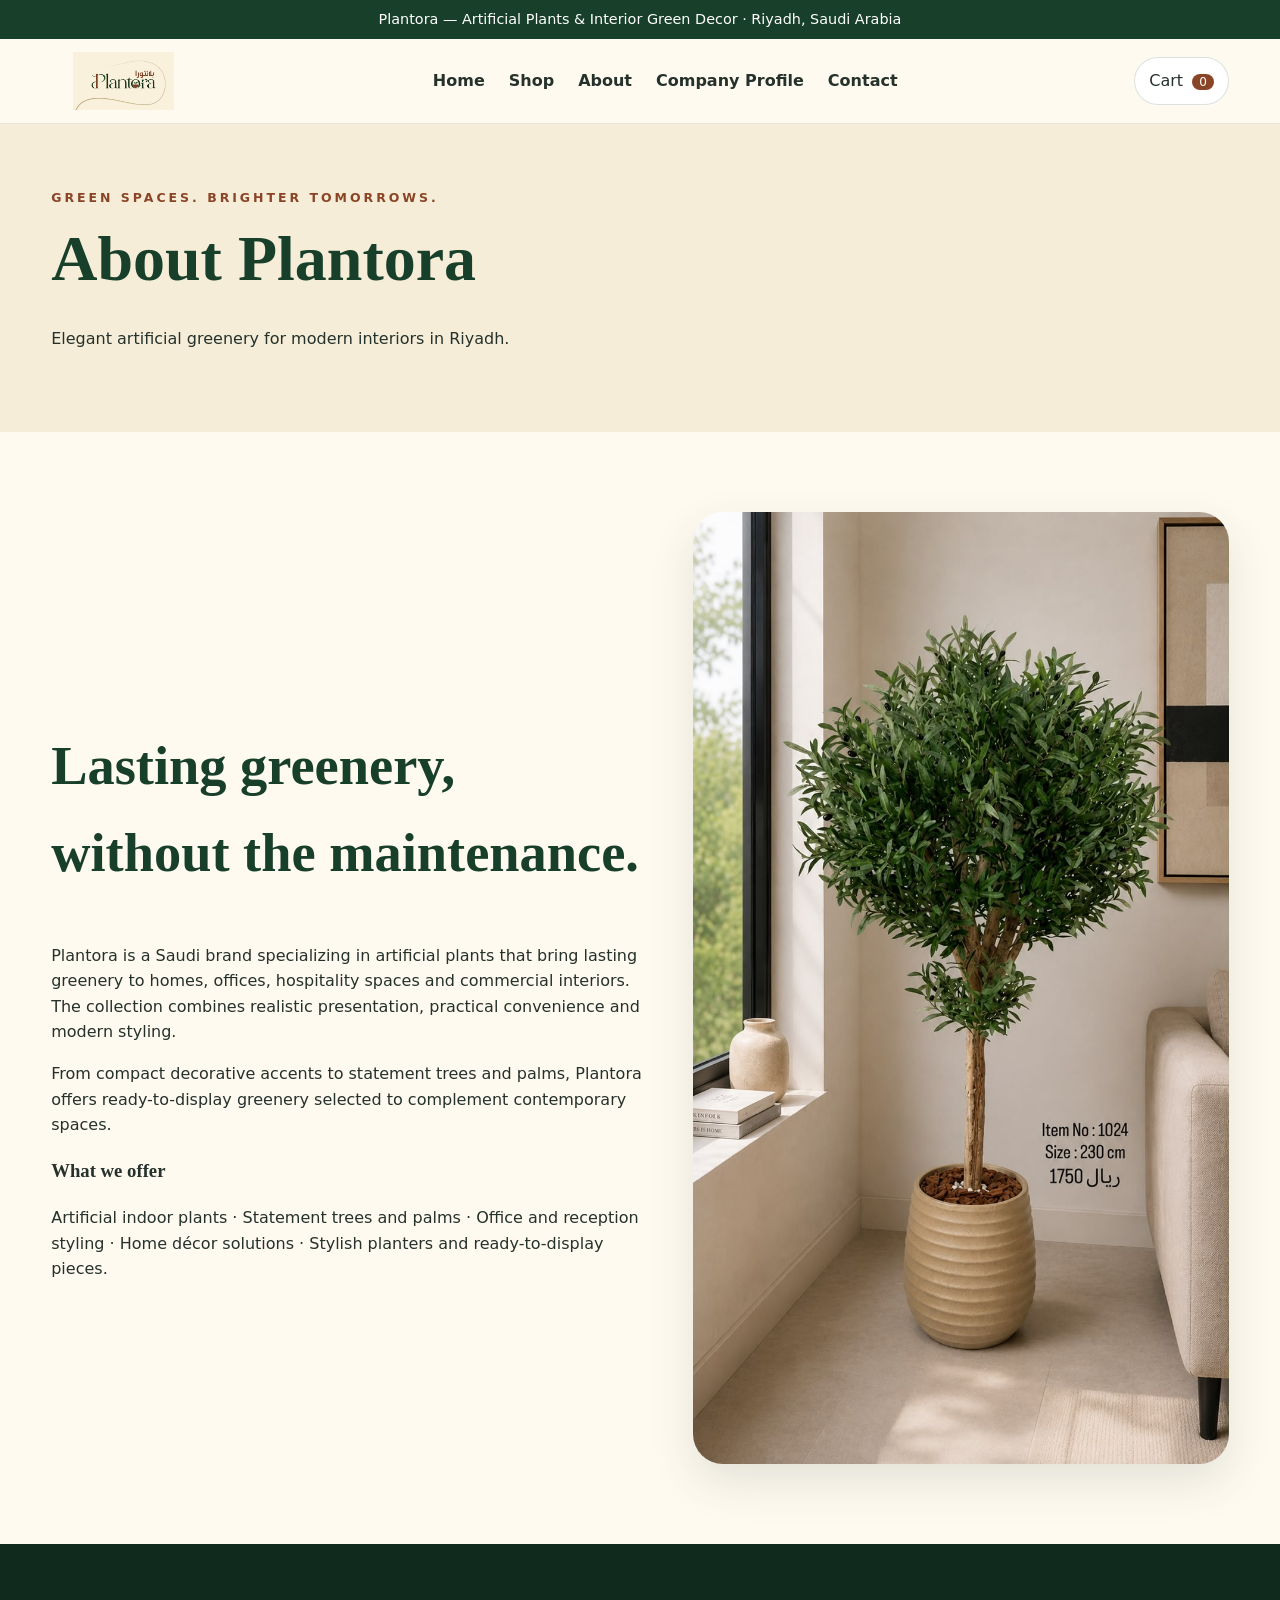
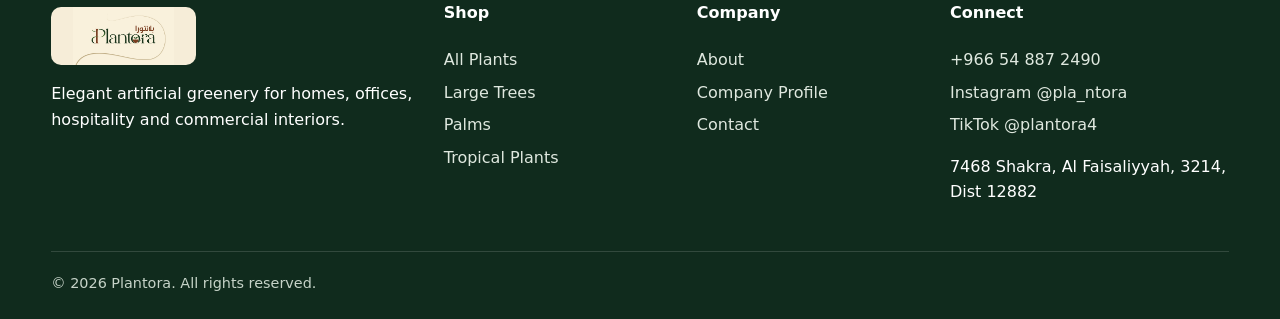
<file: about.html>
<!doctype html><html lang="en"><head><meta charset="utf-8"><meta name="viewport" content="width=device-width,initial-scale=1"><title>About Plantora</title><link rel="stylesheet" href="assets/css/style.css"></head><body><div data-header></div><main><section class="page-hero"><div class="container"><div class="eyebrow">Green spaces. Brighter tomorrows.</div><h1>About Plantora</h1><p>Elegant artificial greenery for modern interiors in Riyadh.</p></div></section><section class="section"><div class="container split"><div><h2 class="serif" style="font-size:3.4rem;color:var(--green)">Lasting greenery, without the maintenance.</h2><p>Plantora is a Saudi brand specializing in artificial plants that bring lasting greenery to homes, offices, hospitality spaces and commercial interiors. The collection combines realistic presentation, practical convenience and modern styling.</p><p>From compact decorative accents to statement trees and palms, Plantora offers ready-to-display greenery selected to complement contemporary spaces.</p><h3>What we offer</h3><p>Artificial indoor plants · Statement trees and palms · Office and reception styling · Home décor solutions · Stylish planters and ready-to-display pieces.</p></div><img src="assets/images/product-1024l.jpg" alt="Plantora large artificial tree"></div></section></main><div data-footer></div><script src="assets/js/products.js"></script><script src="assets/js/app.js"></script></body></html>
</file>
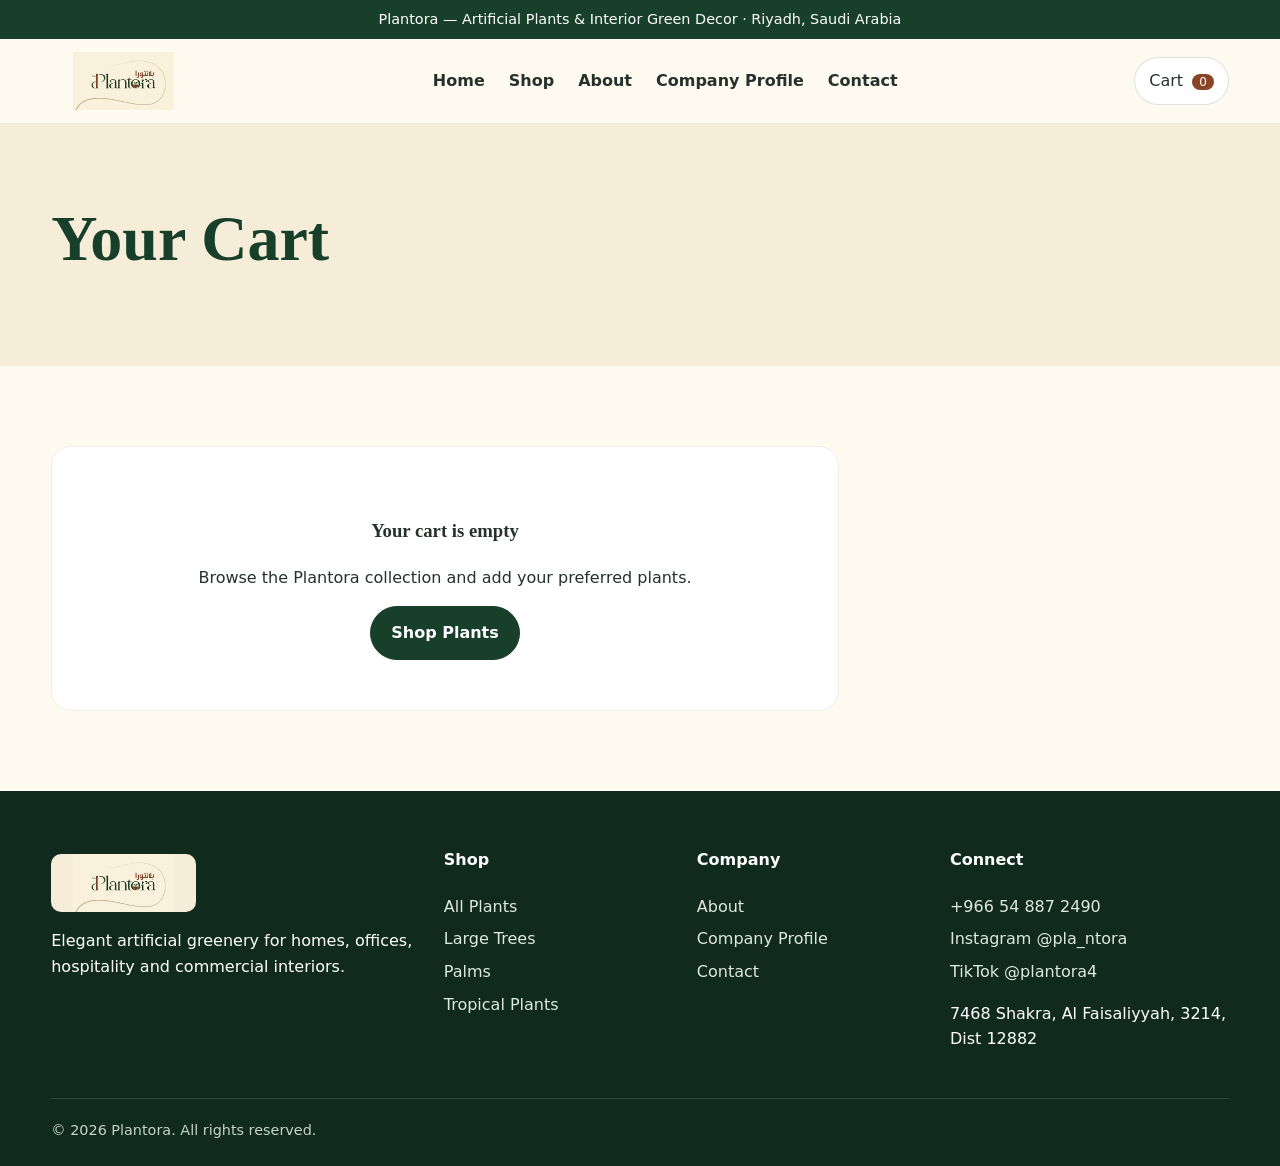
<file: cart.html>
<!doctype html><html lang="en"><head><meta charset="utf-8"><meta name="viewport" content="width=device-width,initial-scale=1"><title>Cart | Plantora</title><style id="plantora-inline-css">
:root{--cream:#f6edd8;--cream2:#fffaf0;--green:#173f2a;--green2:#365f43;--brown:#8a4527;--gold:#b8a06f;--ink:#25312b;--muted:#6f756f;--white:#fff;--shadow:0 18px 45px rgba(26,58,40,.12);--radius:24px}
*{box-sizing:border-box}html{scroll-behavior:smooth}body{margin:0;font-family:Inter,system-ui,-apple-system,Segoe UI,Arial,sans-serif;color:var(--ink);background:var(--cream2);line-height:1.6}a{color:inherit;text-decoration:none}img{max-width:100%;display:block}button,input,select,textarea{font:inherit}.serif,h1,h2,h3,.brand{font-family:Georgia,'Times New Roman',serif}.container{width:min(1200px,92%);margin:auto}.topbar{background:var(--green);color:#fff;text-align:center;padding:8px 12px;font-size:.9rem}.site-header{position:sticky;top:0;z-index:50;background:rgba(255,250,240,.95);backdrop-filter:blur(12px);border-bottom:1px solid rgba(23,63,42,.1)}.nav{height:84px;display:flex;align-items:center;justify-content:space-between;gap:24px}.logo{display:flex;align-items:center;gap:12px}.logo img{width:145px;height:58px;object-fit:contain}.nav-links{display:flex;gap:24px;align-items:center;font-weight:600}.nav-links a:hover{color:var(--brown)}.nav-actions{display:flex;align-items:center;gap:10px}.icon-btn{border:1px solid rgba(23,63,42,.15);background:#fff;border-radius:999px;padding:10px 14px;cursor:pointer}.badge{background:var(--brown);color:#fff;border-radius:999px;padding:1px 7px;font-size:.75rem;margin-left:4px}.menu-btn{display:none}.hero{min-height:72vh;background:linear-gradient(100deg,rgba(246,237,216,.96) 0%,rgba(246,237,216,.74) 44%,rgba(246,237,216,.14) 72%),var(--hero) center/cover no-repeat;display:flex;align-items:center;position:relative;overflow:hidden}.hero:after{content:'';position:absolute;inset:auto -10% -32% 28%;height:70%;border:2px solid rgba(184,160,111,.5);border-radius:50%}.hero-copy{max-width:640px;position:relative;z-index:2;padding:70px 0}.eyebrow{letter-spacing:.24em;text-transform:uppercase;color:var(--brown);font-weight:700;font-size:.78rem}.hero h1{font-size:clamp(3rem,7vw,6rem);line-height:.92;color:var(--green);margin:12px 0 22px}.hero h1 span{color:var(--brown)}.hero p{font-size:1.16rem;max-width:600px}.btn{display:inline-flex;align-items:center;justify-content:center;gap:8px;padding:13px 20px;border-radius:999px;border:1px solid var(--green);background:var(--green);color:#fff;font-weight:700;cursor:pointer;transition:.2s}.btn:hover{transform:translateY(-1px);box-shadow:0 8px 25px rgba(23,63,42,.16)}.btn.secondary{background:transparent;color:var(--green)}.btn.brown{background:var(--brown);border-color:var(--brown)}.hero-actions{display:flex;gap:12px;flex-wrap:wrap}.section{padding:80px 0}.section.alt{background:var(--cream)}.section-head{display:flex;align-items:end;justify-content:space-between;gap:30px;margin-bottom:34px}.section-head h2{font-size:clamp(2.2rem,4vw,4rem);line-height:1;color:var(--green);margin:0}.section-head p{max-width:560px;color:var(--muted)}.category-grid,.product-grid,.feature-grid{display:grid;gap:24px}.category-grid{grid-template-columns:repeat(4,1fr)}.category-card{position:relative;min-height:340px;border-radius:var(--radius);overflow:hidden;background:#ddd;box-shadow:var(--shadow)}.category-card img{width:100%;height:100%;object-fit:cover}.category-card:after{content:'';position:absolute;inset:0;background:linear-gradient(transparent 40%,rgba(16,44,29,.76))}.category-card .label{position:absolute;left:22px;bottom:20px;color:white;z-index:2}.category-card h3{font-size:1.8rem;margin:0}.product-grid{grid-template-columns:repeat(4,1fr)}.product-card{background:#fff;border:1px solid rgba(23,63,42,.09);border-radius:22px;overflow:hidden;transition:.25s;box-shadow:0 8px 20px rgba(0,0,0,.03)}.product-card:hover{transform:translateY(-5px);box-shadow:var(--shadow)}.product-image{aspect-ratio:4/5;background:#f3eee4;display:flex;align-items:center;justify-content:center;overflow:hidden}.product-image img{width:100%;height:100%;object-fit:contain}.product-info{padding:18px}.product-kicker{font-size:.82rem;color:var(--brown);font-weight:700}.product-info h3{font-size:1.25rem;margin:4px 0}.product-meta{display:flex;justify-content:space-between;gap:10px;color:var(--muted);font-size:.94rem}.price{font-weight:800;color:var(--green);font-size:1.1rem}.product-actions{display:flex;gap:8px;margin-top:14px}.product-actions .btn{flex:1;padding:10px 12px;font-size:.9rem}.split{display:grid;grid-template-columns:1.05fr .95fr;gap:50px;align-items:center}.split img{border-radius:30px;box-shadow:var(--shadow)}.stats{display:grid;grid-template-columns:repeat(3,1fr);gap:14px;margin-top:24px}.stat{background:#fff;padding:18px;border-radius:18px;border:1px solid rgba(23,63,42,.09)}.stat strong{display:block;font-size:1.8rem;color:var(--green)}.profile-banner{background:var(--green);color:#fff;border-radius:32px;padding:48px;display:flex;align-items:center;justify-content:space-between;gap:30px}.profile-banner h2{color:#fff;margin:0 0 8px;font-size:2.5rem}.footer{background:#102b1d;color:#fff;padding:56px 0 24px}.footer-grid{display:grid;grid-template-columns:1.3fr .8fr .8fr 1fr;gap:30px}.footer h4{margin-top:0}.footer a{display:block;color:#dfe8df;margin:7px 0}.footer .logo img{filter:none;background:#f6edd8;border-radius:10px}.copyright{border-top:1px solid rgba(255,255,255,.14);margin-top:30px;padding-top:20px;font-size:.9rem;color:#c6d3c8}.page-hero{padding:64px 0;background:var(--cream)}.page-hero h1{font-size:clamp(2.7rem,5vw,5rem);color:var(--green);margin:0 0 12px}.toolbar{display:flex;gap:12px;justify-content:space-between;flex-wrap:wrap;margin-bottom:28px}.search-wrap{display:flex;gap:10px;flex:1;min-width:260px}.input,.select{width:100%;padding:12px 14px;border:1px solid #d7d8d0;border-radius:14px;background:#fff}.shop-layout{display:grid;grid-template-columns:230px 1fr;gap:30px}.filters{background:#fff;border:1px solid #e1e1da;border-radius:18px;padding:20px;height:max-content;position:sticky;top:105px}.filters label{display:block;margin:10px 0}.cart-layout{display:grid;grid-template-columns:1fr 360px;gap:30px}.cart-item{display:grid;grid-template-columns:110px 1fr auto;gap:18px;align-items:center;padding:16px 0;border-bottom:1px solid #e6e1d7}.cart-item img{width:100px;height:120px;object-fit:contain;background:#f5efe4;border-radius:14px}.qty{display:inline-flex;border:1px solid #ddd;border-radius:999px;overflow:hidden}.qty button{border:0;background:#fff;padding:6px 11px;cursor:pointer}.qty span{padding:6px 10px}.summary-card{background:#fff;border:1px solid #e6e1d7;border-radius:20px;padding:22px;height:max-content;position:sticky;top:110px}.summary-row{display:flex;justify-content:space-between;margin:10px 0}.summary-row.total{font-weight:800;font-size:1.2rem;border-top:1px solid #ddd;padding-top:14px}.checkout-grid{display:grid;grid-template-columns:1.2fr .8fr;gap:30px}.form-card{background:#fff;border:1px solid #e6e1d7;border-radius:20px;padding:24px}.form-grid{display:grid;grid-template-columns:1fr 1fr;gap:14px}.form-group{margin-bottom:14px}.form-group label{display:block;font-weight:700;margin-bottom:6px}.form-group.full{grid-column:1/-1}.product-detail{display:grid;grid-template-columns:1fr 1fr;gap:44px;align-items:start}.detail-image{background:#f4efe5;border-radius:30px;padding:20px}.detail-image img{width:100%;height:70vh;object-fit:contain}.detail-content h1{font-size:3rem;color:var(--green);margin-bottom:6px}.detail-price{font-size:1.8rem;font-weight:800;color:var(--brown)}.chips{display:flex;gap:8px;flex-wrap:wrap;margin:14px 0}.chip{background:var(--cream);padding:7px 12px;border-radius:999px;font-size:.88rem}.notice{background:#fff4d8;border:1px solid #ecd69c;padding:14px;border-radius:14px}.contact-cards{display:grid;grid-template-columns:repeat(4,1fr);gap:18px}.contact-card{background:#fff;border:1px solid #e4dfd4;border-radius:18px;padding:20px}.social-links{display:flex;gap:12px;flex-wrap:wrap}.social-link{display:inline-flex;align-items:center;gap:8px;padding:12px 16px;background:#fff;border:1px solid #ddd;border-radius:999px}.pdf-frame{width:100%;height:78vh;border:1px solid #ddd;border-radius:18px;background:#fff}.toast{position:fixed;right:20px;bottom:20px;background:var(--green);color:#fff;padding:14px 18px;border-radius:12px;opacity:0;transform:translateY(15px);pointer-events:none;transition:.25s;z-index:100}.toast.show{opacity:1;transform:none}.empty{padding:50px;text-align:center;background:#fff;border-radius:20px;border:1px solid #eee}.slider{position:relative;overflow:hidden;border-radius:30px;box-shadow:var(--shadow);height:560px}.slide{position:absolute;inset:0;opacity:0;transition:opacity .8s ease}.slide.active{opacity:1}.slide img{width:100%;height:100%;object-fit:cover}.slide-overlay{position:absolute;inset:0;background:linear-gradient(90deg,rgba(16,43,29,.75),transparent 62%)}.slide-copy{position:absolute;left:7%;bottom:10%;z-index:2;color:#fff;max-width:540px}.slide-copy h2{font-size:3.8rem;line-height:1;margin:0 0 12px;color:#fff}.slider-dots{position:absolute;bottom:18px;right:24px;display:flex;gap:7px;z-index:3}.slider-dot{width:10px;height:10px;border-radius:50%;background:rgba(255,255,255,.45);border:0;cursor:pointer}.slider-dot.active{background:#fff}
@media(max-width:980px){.nav-links{display:none;position:absolute;top:84px;left:0;right:0;background:var(--cream2);padding:20px;flex-direction:column;border-bottom:1px solid #ddd}.nav-links.open{display:flex}.menu-btn{display:inline-flex}.category-grid,.product-grid{grid-template-columns:repeat(2,1fr)}.split,.cart-layout,.checkout-grid,.product-detail,.shop-layout{grid-template-columns:1fr}.filters,.summary-card{position:static}.footer-grid{grid-template-columns:1fr 1fr}.contact-cards{grid-template-columns:1fr 1fr}}
@media(max-width:620px){.nav{height:72px}.logo img{width:118px;height:48px}.nav-links{top:72px}.hero{min-height:66vh}.section{padding:56px 0}.category-grid,.product-grid,.contact-cards,.footer-grid,.form-grid{grid-template-columns:1fr}.section-head{align-items:start;flex-direction:column}.profile-banner{padding:28px;flex-direction:column;align-items:start}.slider{height:480px}.slide-copy h2{font-size:2.5rem}.product-detail .detail-image img{height:52vh}.detail-content h1{font-size:2.3rem}.cart-item{grid-template-columns:80px 1fr}.cart-item>div:last-child{grid-column:2}.stats{grid-template-columns:1fr}}

/* ===== Animated home hero slider ===== */
.hero-slider{height:min(780px,82vh);min-height:610px;position:relative;overflow:hidden;background:linear-gradient(135deg,var(--cream2),var(--cream));isolation:isolate}
.hero-track,.hero-slide{position:absolute;inset:0}
.hero-slide{opacity:0;visibility:hidden;transform:translateX(7%);transition:opacity .8s ease,transform .9s cubic-bezier(.22,.75,.2,1),visibility .8s;pointer-events:none}
.hero-slide.active{opacity:1;visibility:visible;transform:translateX(0);pointer-events:auto;z-index:2}
.hero-slide.leaving-left{opacity:0;visibility:visible;transform:translateX(-7%);z-index:1}.hero-slide.leaving-right{opacity:0;visibility:visible;transform:translateX(7%);z-index:1}
.hero-slide.entering-right{transform:translateX(7%)}.hero-slide.entering-left{transform:translateX(-7%)}
.hero-slide-inner{height:100%;display:grid;grid-template-columns:.92fr 1.08fr;align-items:center;gap:3vw;position:relative;z-index:2}
.hero-bg-shape{position:absolute;width:72vw;height:72vw;right:-21vw;top:-31vw;border:2px solid rgba(184,160,111,.45);border-radius:50%;z-index:0}.hero-bg-shape:after{content:'';position:absolute;inset:6%;border:1px solid rgba(184,160,111,.25);border-radius:50%}
.hero-copy-block{padding:55px 0 72px;position:relative;z-index:3}.hero-copy-block h1{font-size:clamp(3.3rem,6.4vw,6.6rem);line-height:.91;color:var(--green);margin:12px 0 24px;letter-spacing:-.045em}.hero-copy-block h1 span{color:var(--brown)}.hero-copy-block p{font-size:1.12rem;max-width:600px;color:#4e5a53}.hero-meta{display:flex;flex-wrap:wrap;gap:10px;margin-top:24px}.hero-meta span{border:1px solid rgba(23,63,42,.14);background:rgba(255,255,255,.62);backdrop-filter:blur(8px);border-radius:999px;padding:7px 12px;font-size:.85rem;color:var(--green);font-weight:700}
.hero-photo-wrap{height:88%;display:flex;align-items:center;justify-content:center;position:relative}.hero-photo-wrap img{width:100%;height:100%;object-fit:contain;object-position:center;position:relative;z-index:2;filter:drop-shadow(0 28px 28px rgba(23,63,42,.16));animation:plantFloat 5.5s ease-in-out infinite}.hero-photo-halo{position:absolute;width:78%;aspect-ratio:1;border-radius:50%;background:radial-gradient(circle,rgba(255,255,255,.95),rgba(246,237,216,.22) 68%,transparent 70%);filter:blur(1px)}
.hero-slide.active .hero-animate{animation:heroTextIn .75s both}.hero-slide.active .hero-animate:nth-child(2){animation-delay:.08s}.hero-slide.active .hero-animate:nth-child(3){animation-delay:.16s}.hero-slide.active .hero-animate:nth-child(4){animation-delay:.24s}.hero-slide.active .hero-animate:nth-child(5){animation-delay:.32s}
.hero-arrow,.slider-arrow{position:absolute;z-index:8;border:1px solid rgba(23,63,42,.15);background:rgba(255,255,255,.76);backdrop-filter:blur(10px);color:var(--green);width:48px;height:48px;border-radius:50%;font-size:2rem;line-height:1;display:grid;place-items:center;cursor:pointer;transition:.25s}.hero-arrow:hover,.slider-arrow:hover{background:var(--green);color:#fff;transform:scale(1.05)}.hero-prev{left:22px;top:50%}.hero-next{right:22px;top:50%}
.hero-dots{position:absolute;left:50%;bottom:30px;transform:translateX(-50%);z-index:9;display:flex;gap:8px}.hero-dot{border:0;background:transparent;padding:6px;cursor:pointer;color:rgba(23,63,42,.45);font-weight:800;font-size:.72rem}.hero-dot:after{content:'';display:block;width:32px;height:3px;margin-top:3px;background:rgba(23,63,42,.18);transition:.3s}.hero-dot.active{color:var(--brown)}.hero-dot.active:after{background:var(--brown);width:54px}
.hero-progress{position:absolute;left:0;bottom:0;width:100%;height:3px;background:rgba(23,63,42,.08);z-index:10}.hero-progress span{display:block;height:100%;width:0;background:var(--brown)}
@keyframes heroProgress{from{width:0}to{width:100%}}@keyframes heroTextIn{from{opacity:0;transform:translateY(28px)}to{opacity:1;transform:none}}@keyframes plantFloat{0%,100%{transform:translateY(0) scale(1)}50%{transform:translateY(-10px) scale(1.006)}}

/* ===== Moving collection slider ===== */
.slider{position:relative;overflow:hidden;border-radius:30px;box-shadow:var(--shadow);height:560px;background:#172f22}.collection-track{height:100%;display:flex;transition:transform .8s cubic-bezier(.22,.75,.2,1);will-change:transform}.collection-track .slide{position:relative;inset:auto;opacity:1;min-width:100%;height:100%;transition:none;overflow:hidden}.collection-track .slide img{width:100%;height:100%;object-fit:cover;transform:scale(1.04);transition:transform 6s ease}.slider:hover .slide img{transform:scale(1.08)}.slider-prev{left:20px;top:50%;transform:translateY(-50%)}.slider-next{right:20px;top:50%;transform:translateY(-50%)}.slider-prev:hover,.slider-next:hover{transform:translateY(-50%) scale(1.05)}

/* ===== Scroll reveal ===== */
.reveal{opacity:0;transform:translateY(26px);transition:opacity .7s ease var(--delay,0ms),transform .8s cubic-bezier(.22,.75,.2,1) var(--delay,0ms)}.reveal.revealed{opacity:1;transform:none}.category-card.revealed img{animation:gentleZoom 7s ease-out both}@keyframes gentleZoom{from{transform:scale(1.06)}to{transform:scale(1)}}
@media(prefers-reduced-motion:reduce){*,*:before,*:after{scroll-behavior:auto!important;animation-duration:.001ms!important;animation-iteration-count:1!important;transition-duration:.001ms!important}.reveal{opacity:1;transform:none}}

@media(max-width:900px){.hero-slider{height:auto;min-height:720px}.hero-slide-inner{grid-template-columns:1fr 1fr;gap:8px}.hero-copy-block h1{font-size:clamp(2.8rem,8vw,4.8rem)}.hero-photo-wrap{height:72%}.hero-prev{left:10px}.hero-next{right:10px}}
@media(max-width:620px){.hero-slider{min-height:760px;height:78vh}.hero-slide-inner{grid-template-columns:1fr;grid-template-rows:auto 46%;padding-top:20px}.hero-copy-block{padding:54px 4px 0}.hero-copy-block h1{font-size:clamp(2.65rem,13vw,4rem)}.hero-copy-block p{font-size:1rem}.hero-photo-wrap{height:100%;margin-top:-12px}.hero-arrow{width:40px;height:40px;font-size:1.6rem;top:62%}.hero-dots{bottom:16px}.hero-meta{display:none}.slider{height:500px}.slide-copy{left:9%;right:8%;bottom:12%}.slide-copy h2{font-size:2.35rem}.slider-arrow{width:40px;height:40px}}

/* ===== v3 Full-screen cinematic hero slider ===== */
.hero-slider{width:100%;max-width:none;min-height:560px;height:calc(100vh - 120px);position:relative;overflow:hidden;background:#0e2217;isolation:isolate}
.hero-track,.hero-slide{position:absolute;inset:0;width:100%;height:100%}
.hero-slide{opacity:0;visibility:hidden;transition:opacity .8s ease,visibility .8s;pointer-events:none;overflow:hidden;background:#102b1d}
.hero-slide.active{opacity:1;visibility:visible;pointer-events:auto;z-index:2}.hero-slide.leaving{opacity:0;visibility:visible;z-index:1}
.hero-cinematic-bg{position:absolute;inset:-5%;width:110%;height:110%;object-fit:cover;filter:blur(28px) saturate(.9) brightness(.7);transform:scale(1.12);opacity:.76;z-index:0}
.hero-cinematic-image{position:absolute;inset:0;width:100%;height:100%;object-fit:cover;object-position:center 52%;z-index:1;transform-origin:center center}
.hero-slide.active .hero-cinematic-image{animation:cinematicKenBurns 2s linear both}.hero-slide.active .hero-cinematic-bg{animation:cinematicBg 2s linear both}
.hero-cinematic-overlay{position:absolute;inset:0;z-index:2;background:linear-gradient(90deg,rgba(8,27,17,.78) 0%,rgba(8,27,17,.54) 35%,rgba(8,27,17,.16) 66%,rgba(8,27,17,.08) 100%),linear-gradient(0deg,rgba(8,27,17,.34),transparent 38%)}
.hero-cinematic-content{height:100%;position:relative;z-index:3;display:flex;align-items:center}.hero-cinematic-copy{max-width:720px;color:#fff;padding:46px 0 72px;text-shadow:0 2px 16px rgba(0,0,0,.18)}
.hero-cinematic-copy .eyebrow{color:#eddcb8}.hero-cinematic-copy h1{font-size:clamp(3.1rem,6.8vw,7rem);line-height:.88;margin:10px 0 22px;color:#fff;letter-spacing:-.045em}.hero-cinematic-copy h1 span{color:#f0c49f}.hero-cinematic-copy p{font-size:clamp(1rem,1.45vw,1.22rem);max-width:620px;color:rgba(255,255,255,.9)}
.hero-cinematic-copy .btn{background:#fff;color:var(--green);border-color:#fff}.hero-cinematic-copy .hero-glass-btn{background:rgba(255,255,255,.08);color:#fff;border-color:rgba(255,255,255,.48);backdrop-filter:blur(8px)}.hero-cinematic-copy .hero-glass-btn:hover{background:rgba(255,255,255,.18)}
.hero-cinematic-copy .hero-meta span{background:rgba(10,35,22,.34);color:#fff;border-color:rgba(255,255,255,.3)}
.hero-slider .hero-arrow{background:rgba(12,37,24,.36);color:#fff;border-color:rgba(255,255,255,.34)}.hero-slider .hero-arrow:hover{background:#fff;color:var(--green)}.hero-slider .hero-dot{color:rgba(255,255,255,.7)}.hero-slider .hero-dot:after{background:rgba(255,255,255,.3)}.hero-slider .hero-dot.active{color:#fff}.hero-slider .hero-dot.active:after{background:#fff}.hero-slider .hero-progress{background:rgba(255,255,255,.16)}.hero-slider .hero-progress span{background:#e9c69c}
@keyframes cinematicKenBurns{0%{transform:scale(1.02) translate3d(0,0,0)}100%{transform:scale(1.10) translate3d(-1.5%,-1%,0)}}
@keyframes cinematicBg{0%{transform:scale(1.13) translate3d(0,0,0)}100%{transform:scale(1.20) translate3d(1.2%,.8%,0)}}
@media(max-width:900px){.hero-slider{min-height:560px}.hero-cinematic-image{object-position:center center}.hero-cinematic-copy{max-width:620px;padding:36px 0 70px}.hero-cinematic-overlay{background:linear-gradient(90deg,rgba(8,27,17,.75),rgba(8,27,17,.25)),linear-gradient(0deg,rgba(8,27,17,.38),transparent 45%)}}
@media(max-width:620px){.hero-slider{width:100%;min-height:520px}.hero-cinematic-copy{padding:28px 0 76px}.hero-cinematic-copy h1{font-size:clamp(2.6rem,13vw,4.3rem)}.hero-cinematic-copy p{max-width:88%;font-size:1rem}.hero-cinematic-image{object-position:58% center}.hero-arrow{top:58%}.hero-dots{bottom:14px}.hero-meta{display:none}}
@media(prefers-reduced-motion:reduce){.hero-slide.active .hero-cinematic-image,.hero-slide.active .hero-cinematic-bg{animation:none!important}}

/* ===== Plantora v4 — professional e-commerce hero ===== */
.hero-slider{
  width:100%;max-width:none;position:relative;overflow:hidden;isolation:isolate;
  background:#102b1d;margin:0;padding:0;
}
.hero-track,.hero-slide{position:absolute;inset:0;width:100%;height:100%}
.hero-slide{opacity:0;visibility:hidden;pointer-events:none;overflow:hidden;transition:opacity .65s ease,visibility .65s ease;background:#efe7d6}
.hero-slide.active{opacity:1;visibility:visible;pointer-events:auto;z-index:2}
.hero-slide.leaving{opacity:0;visibility:visible;z-index:1}
.hero-cinematic-bg{
  position:absolute;inset:-8%;width:116%;height:116%;object-fit:cover;object-position:center;
  filter:blur(42px) saturate(.72) brightness(.72);opacity:.52;z-index:0;transform:scale(1.08)
}
.hero-commerce-overlay{
  position:absolute;inset:0;z-index:1;
  background:
    linear-gradient(90deg,rgba(247,239,222,.985) 0%,rgba(247,239,222,.965) 38%,rgba(247,239,222,.76) 55%,rgba(247,239,222,.18) 78%,rgba(247,239,222,.08) 100%),
    linear-gradient(180deg,rgba(255,255,255,.08),rgba(23,63,42,.05));
}
.hero-commerce-grid{
  height:100%;position:relative;z-index:3;display:grid;grid-template-columns:minmax(0,1.02fr) minmax(420px,.98fr);
  align-items:center;gap:clamp(28px,5vw,84px);padding-top:clamp(22px,4vh,52px);padding-bottom:clamp(54px,7vh,90px)
}
.hero-commerce-copy{max-width:690px;padding-left:clamp(0px,1vw,12px);align-self:center}
.hero-tag{display:inline-flex;align-items:center;min-height:30px;padding:6px 12px;border-radius:999px;background:rgba(138,69,39,.09);border:1px solid rgba(138,69,39,.18);color:var(--brown);font-size:.72rem;letter-spacing:.18em;font-weight:800;margin-bottom:18px}
.hero-commerce-copy .eyebrow{color:var(--green);opacity:.8;margin-bottom:10px}
.hero-commerce-copy h1{font-size:clamp(3.1rem,6.3vw,7.2rem);line-height:.88;letter-spacing:-.05em;margin:0 0 24px;color:var(--green);max-width:760px}
.hero-commerce-copy h1 span{color:var(--brown)}
.hero-commerce-copy p{font-size:clamp(1rem,1.3vw,1.2rem);line-height:1.7;color:#4f5c55;max-width:610px;margin:0 0 28px}
.hero-commerce-copy .hero-actions{display:flex;gap:12px;flex-wrap:wrap;margin-bottom:28px}
.hero-commerce-copy .hero-primary{background:var(--green);border-color:var(--green);color:#fff;padding:14px 22px}
.hero-commerce-copy .hero-secondary{background:rgba(255,255,255,.62);border-color:rgba(23,63,42,.28);color:var(--green);padding:14px 22px;backdrop-filter:blur(12px)}
.hero-commerce-copy .hero-secondary:hover{background:#fff}
.hero-meta{display:flex;flex-wrap:wrap;gap:10px}
.hero-meta span{display:inline-flex;gap:6px;align-items:center;border:1px solid rgba(23,63,42,.13);background:rgba(255,255,255,.7);border-radius:999px;padding:8px 12px;color:#425148;font-size:.86rem;backdrop-filter:blur(8px)}
.hero-meta b{color:var(--green);font-weight:800}
.hero-product-stage{position:relative;height:min(76vh,720px);min-height:460px;width:100%;display:flex;align-items:center;justify-content:center;align-self:center}
.hero-product-halo{position:absolute;width:86%;aspect-ratio:1;border-radius:50%;background:radial-gradient(circle at 50% 45%,rgba(255,255,255,.9),rgba(255,255,255,.34) 46%,rgba(184,160,111,.1) 70%,transparent 72%);filter:drop-shadow(0 26px 48px rgba(29,58,41,.13))}
.hero-product-image{position:relative;z-index:2;width:min(88%,640px);height:100%;object-fit:contain;object-position:center;filter:drop-shadow(0 28px 28px rgba(27,49,36,.2));transform-origin:center 55%}
.hero-product-caption{position:absolute;right:0;bottom:7%;z-index:4;background:rgba(255,250,240,.88);backdrop-filter:blur(12px);border:1px solid rgba(23,63,42,.1);padding:13px 17px;border-radius:16px;min-width:180px;box-shadow:0 12px 34px rgba(23,63,42,.1)}
.hero-product-caption span{display:block;color:var(--brown);font-size:.68rem;letter-spacing:.16em;font-weight:800;margin-bottom:2px}.hero-product-caption strong{font-family:Georgia,'Times New Roman',serif;color:var(--green);font-size:1.06rem;font-weight:700}
.hero-slide.active .hero-product-image{animation:plantoraProductMotion 2s ease-out both}
.hero-slide.active .hero-cinematic-bg{animation:plantoraBgMotion 2s linear both}
.hero-slide.active .hero-animate{animation:heroTextIn .56s both}
.hero-slide.active .hero-animate:nth-child(2){animation-delay:.05s}.hero-slide.active .hero-animate:nth-child(3){animation-delay:.1s}.hero-slide.active .hero-animate:nth-child(4){animation-delay:.15s}.hero-slide.active .hero-animate:nth-child(5){animation-delay:.2s}.hero-slide.active .hero-animate:nth-child(6){animation-delay:.25s}
.hero-slider .hero-arrow{position:absolute;top:50%;transform:translateY(-50%);z-index:8;width:48px;height:48px;border-radius:50%;border:1px solid rgba(23,63,42,.16);background:rgba(255,250,240,.82);color:var(--green);backdrop-filter:blur(14px);box-shadow:0 8px 24px rgba(23,63,42,.08);transition:.2s}
.hero-slider .hero-arrow:hover{background:var(--green);color:#fff;transform:translateY(-50%) scale(1.04)}
.hero-slider .hero-prev{left:clamp(14px,2vw,30px)}.hero-slider .hero-next{right:clamp(14px,2vw,30px)}
.hero-dots{position:absolute;left:50%;bottom:22px;transform:translateX(-50%);z-index:9;display:flex;gap:8px;align-items:center;background:rgba(255,250,240,.82);padding:6px 8px;border-radius:999px;border:1px solid rgba(23,63,42,.1);backdrop-filter:blur(14px);box-shadow:0 8px 24px rgba(23,63,42,.08)}
.hero-dot{border:0;background:transparent;padding:6px 9px;border-radius:999px;cursor:pointer;color:rgba(23,63,42,.5);font-weight:800;display:flex;align-items:center;gap:6px;transition:.2s}
.hero-dot span{font-size:.76rem}.hero-dot em{font-style:normal;font-size:.68rem;font-weight:700;display:none}.hero-dot:after{display:none!important}
.hero-dot.active{background:var(--green);color:#fff}.hero-dot.active em{display:inline}
.hero-progress{position:absolute;left:0;bottom:0;width:100%;height:3px;background:rgba(23,63,42,.08);z-index:10}.hero-progress span{display:block;height:100%;width:0;background:linear-gradient(90deg,var(--brown),var(--gold))}
@keyframes plantoraProductMotion{0%{transform:scale(.985) translate3d(1%,1%,0)}100%{transform:scale(1.035) translate3d(-.7%,-.5%,0)}}
@keyframes plantoraBgMotion{0%{transform:scale(1.08) translate3d(-.5%,0,0)}100%{transform:scale(1.14) translate3d(.8%,-.4%,0)}}
@media(max-width:1050px){
  .hero-commerce-grid{grid-template-columns:minmax(0,.95fr) minmax(360px,1.05fr);gap:20px}
  .hero-commerce-copy h1{font-size:clamp(3rem,7vw,5.7rem)}
  .hero-product-stage{height:min(70vh,650px)}
}
@media(max-width:780px){
  .hero-commerce-overlay{background:linear-gradient(180deg,rgba(247,239,222,.99) 0%,rgba(247,239,222,.92) 46%,rgba(247,239,222,.42) 68%,rgba(247,239,222,.14) 100%)}
  .hero-commerce-grid{grid-template-columns:1fr;grid-template-rows:auto minmax(250px,1fr);gap:0;padding-top:26px;padding-bottom:58px;align-items:start}
  .hero-commerce-copy{padding:10px 5px 0;max-width:92%}
  .hero-commerce-copy h1{font-size:clamp(2.65rem,10.5vw,4.8rem);line-height:.9;margin-bottom:16px}
  .hero-commerce-copy p{font-size:1rem;line-height:1.55;max-width:620px;margin-bottom:18px}
  .hero-commerce-copy .hero-actions{margin-bottom:15px}
  .hero-product-stage{height:100%;min-height:250px;max-height:none;margin-top:-18px;align-self:stretch}
  .hero-product-image{width:min(72%,430px);height:100%;max-height:430px}
  .hero-product-halo{width:62%}.hero-product-caption{display:none}
  .hero-slider .hero-arrow{width:42px;height:42px;font-size:1.55rem;top:68%}
  .hero-meta{display:none}.hero-dots{bottom:15px}
}
@media(max-width:520px){
  .hero-commerce-grid{padding-top:16px;padding-bottom:54px;grid-template-rows:auto minmax(210px,1fr)}
  .hero-tag{margin-bottom:10px}.hero-commerce-copy .eyebrow{font-size:.68rem;letter-spacing:.16em}
  .hero-commerce-copy h1{font-size:clamp(2.35rem,12vw,3.7rem);margin-bottom:12px}
  .hero-commerce-copy p{font-size:.94rem;margin-bottom:14px}
  .hero-commerce-copy .hero-actions{gap:8px}.hero-commerce-copy .btn{padding:11px 14px;font-size:.84rem}
  .hero-product-stage{min-height:210px;margin-top:-10px}.hero-product-image{width:min(80%,360px);max-height:340px}
  .hero-slider .hero-arrow{display:none}.hero-dots{bottom:12px}.hero-dot{padding:5px 8px}.hero-dot.active em{display:none}
}
@media(prefers-reduced-motion:reduce){.hero-slide.active .hero-product-image,.hero-slide.active .hero-cinematic-bg{animation:none!important}}

/* ===== Plantora v5 — full-bleed reference-style hero slider ===== */
.hero-slider{width:100%;max-width:none;position:relative;overflow:hidden;isolation:isolate;background:#0f281b;margin:0;padding:0}
.hero-track,.hero-slide{position:absolute;inset:0;width:100%;height:100%}
.hero-slide{opacity:0;visibility:hidden;pointer-events:none;overflow:hidden;transition:opacity .75s cubic-bezier(.22,.61,.36,1),visibility .75s ease;background:#0f281b}
.hero-slide.active{opacity:1;visibility:visible;pointer-events:auto;z-index:2}
.hero-slide.leaving{opacity:0;visibility:visible;z-index:1}
.awtar-hero-image{position:absolute;inset:0;width:100%;height:100%;object-fit:cover;object-position:center 52%;transform:scale(1.015);transform-origin:center center;will-change:transform}
.hero-slide.active .awtar-hero-image{animation:awtarHeroMotion 2s ease-out both}
.awtar-hero-shade{position:absolute;inset:0;z-index:1;background:linear-gradient(90deg,rgba(8,27,17,.76) 0%,rgba(8,27,17,.58) 31%,rgba(8,27,17,.25) 58%,rgba(8,27,17,.10) 100%),linear-gradient(0deg,rgba(6,21,13,.40) 0%,transparent 42%)}
.awtar-hero-content{position:relative;z-index:3;height:100%;display:flex;align-items:center}
.awtar-hero-copy{width:min(720px,62vw);color:#fff;padding:48px 0 96px;text-shadow:0 4px 20px rgba(0,0,0,.22)}
.awtar-hero-kicker{display:inline-flex;align-items:center;gap:10px;color:#f0d7b6;letter-spacing:.22em;text-transform:uppercase;font-size:.78rem;font-weight:800;margin-bottom:18px}
.awtar-hero-kicker:before{content:"";display:block;width:42px;height:1px;background:#f0d7b6}
.awtar-hero-copy h1{font-family:Georgia,'Times New Roman',serif;font-size:clamp(3rem,6.3vw,6.7rem);line-height:.93;letter-spacing:-.045em;margin:0 0 22px;color:#fff;max-width:790px}
.awtar-hero-copy h1 span{color:#e9c69c}
.awtar-hero-copy p{font-size:clamp(1rem,1.4vw,1.2rem);line-height:1.75;color:rgba(255,255,255,.92);max-width:600px;margin:0 0 28px}
.awtar-hero-actions{display:flex;align-items:center;gap:12px;flex-wrap:wrap}
.awtar-hero-actions .btn{min-width:150px;padding:14px 22px;border-radius:5px;text-transform:uppercase;letter-spacing:.08em;font-size:.79rem}
.awtar-hero-actions .primary{background:#fff;color:var(--green);border-color:#fff}
.awtar-hero-actions .ghost{background:transparent;color:#fff;border-color:rgba(255,255,255,.7)}
.awtar-hero-actions .ghost:hover{background:#fff;color:var(--green)}
.awtar-hero-sidecard{position:absolute;right:clamp(26px,5vw,84px);bottom:56px;z-index:4;color:#fff;display:grid;grid-template-columns:auto auto auto;gap:20px;background:rgba(10,31,20,.34);border:1px solid rgba(255,255,255,.20);backdrop-filter:blur(10px);padding:12px 16px}
.awtar-hero-sidecard div{display:flex;flex-direction:column;gap:1px}.awtar-hero-sidecard span{font-size:.67rem;text-transform:uppercase;letter-spacing:.14em;color:rgba(255,255,255,.7)}.awtar-hero-sidecard strong{font-size:.92rem;color:#fff;font-weight:700}
.hero-slider .hero-arrow{position:absolute;top:50%;transform:translateY(-50%);z-index:8;width:48px;height:48px;border-radius:0;border:1px solid rgba(255,255,255,.48);background:rgba(8,27,17,.24);color:#fff;backdrop-filter:blur(8px);box-shadow:none;transition:.22s;font-size:2rem;line-height:1}
.hero-slider .hero-arrow:hover{background:#fff;color:var(--green);transform:translateY(-50%)}
.hero-slider .hero-prev{left:20px}.hero-slider .hero-next{right:20px}
.hero-dots{position:absolute;left:50%;bottom:28px;transform:translateX(-50%);z-index:9;display:flex;gap:10px;align-items:center;background:transparent;padding:0;border:0;box-shadow:none;backdrop-filter:none}
.hero-dot{width:34px;height:3px;padding:0;border:0;border-radius:0;background:rgba(255,255,255,.42);overflow:hidden;display:block;position:relative;color:transparent}
.hero-dot span,.hero-dot em{display:none!important}.hero-dot:after{display:none!important}.hero-dot.active{background:#fff}
.hero-progress{position:absolute;left:0;bottom:0;width:100%;height:3px;background:rgba(255,255,255,.12);z-index:10}.hero-progress span{display:block;height:100%;width:0;background:#e9c69c}
.hero-slide.active .awtar-in{animation:awtarTextIn .65s cubic-bezier(.22,.61,.36,1) both}.hero-slide.active .awtar-in:nth-child(2){animation-delay:.06s}.hero-slide.active .awtar-in:nth-child(3){animation-delay:.12s}.hero-slide.active .awtar-in:nth-child(4){animation-delay:.18s}
@keyframes awtarHeroMotion{0%{transform:scale(1.015) translate3d(0,0,0)}100%{transform:scale(1.065) translate3d(-.7%,-.4%,0)}}
@keyframes awtarTextIn{0%{opacity:0;transform:translateY(24px)}100%{opacity:1;transform:translateY(0)}}
@media(max-width:900px){.awtar-hero-copy{width:min(650px,78vw);padding-bottom:110px}.awtar-hero-image{object-position:center center}.awtar-hero-sidecard{right:20px;bottom:58px}}
@media(max-width:680px){.awtar-hero-shade{background:linear-gradient(90deg,rgba(8,27,17,.77),rgba(8,27,17,.36)),linear-gradient(0deg,rgba(6,21,13,.5),transparent 55%)}.awtar-hero-copy{width:88%;padding:34px 0 104px}.awtar-hero-copy h1{font-size:clamp(2.7rem,13vw,4.6rem)}.awtar-hero-copy p{font-size:.98rem;max-width:92%}.awtar-hero-sidecard{display:none}.hero-slider .hero-arrow{width:42px;height:42px}.hero-slider .hero-prev{left:10px}.hero-slider .hero-next{right:10px}.hero-dots{bottom:22px}}
@media(prefers-reduced-motion:reduce){.hero-slide.active .awtar-hero-image,.hero-slide.active .awtar-in{animation:none!important}}

/* v6 — seamless hero crossfade: no white/green blink between slides */
.hero-slider{background:#0f281b}
.hero-track{background:#0f281b}
.hero-slide{
  opacity:0;
  visibility:visible;
  z-index:0;
  pointer-events:none;
  transition:opacity .7s cubic-bezier(.22,.61,.36,1);
  background:#0f281b;
}
.hero-slide.active{
  opacity:1;
  visibility:visible;
  z-index:3;
  pointer-events:auto;
}
.hero-slide.leaving{
  opacity:1;
  visibility:visible;
  z-index:2;
  pointer-events:none;
  transition:none;
}
.awtar-hero-image{
  backface-visibility:hidden;
  -webkit-backface-visibility:hidden;
  transform:translateZ(0) scale(1.015);
  -webkit-transform:translateZ(0) scale(1.015);
}

/* v7: single-image hero. No carousel controls or cross-slide transitions. */
.single-hero .hero-slide{opacity:1!important;visibility:visible!important;pointer-events:auto!important;transform:none!important;transition:none!important}
.single-hero .awtar-hero-image{animation:none!important;transform:none!important;will-change:auto}
.single-hero .hero-arrow,.single-hero .hero-dots,.single-hero .hero-progress{display:none!important}

</style><link rel="stylesheet" href="assets/css/style.css"></head><body><div data-header></div><main><section class="page-hero"><div class="container"><h1>Your Cart</h1></div></section><section class="section"><div class="container cart-layout"><div id="cartItems"></div><div id="cartSummary"></div></div></section></main><div data-footer></div><script src="assets/js/products.js"></script><script src="assets/js/app.js"></script><script src="assets/js/cart.js"></script></body></html>
</file>
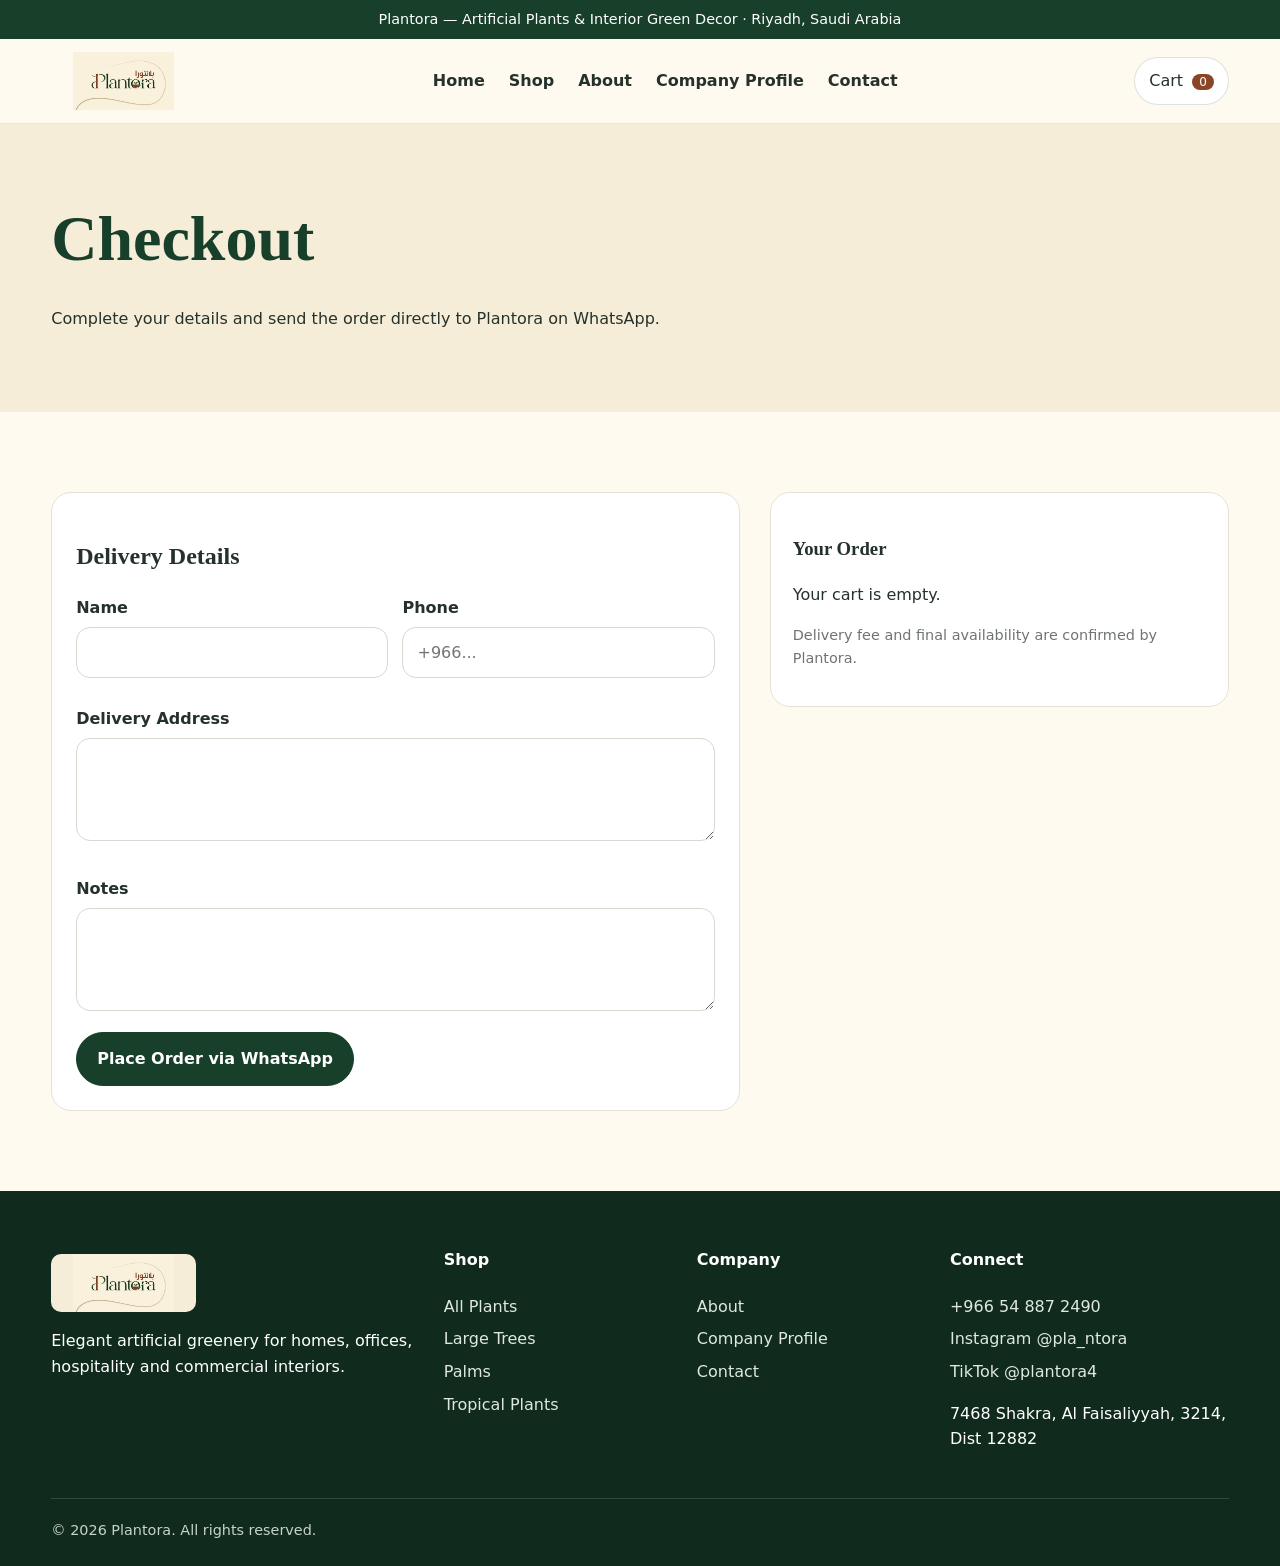
<file: checkout.html>
<!doctype html><html lang="en"><head><meta charset="utf-8"><meta name="viewport" content="width=device-width,initial-scale=1"><title>Checkout | Plantora</title><link rel="stylesheet" href="assets/css/style.css"></head><body><div data-header></div><main><section class="page-hero"><div class="container"><h1>Checkout</h1><p>Complete your details and send the order directly to Plantora on WhatsApp.</p></div></section><section class="section"><div class="container checkout-grid"><form class="form-card" id="checkoutForm"><h2>Delivery Details</h2><div class="form-grid"><div class="form-group"><label>Name</label><input class="input" name="name" required></div><div class="form-group"><label>Phone</label><input class="input" name="phone" required placeholder="+966..."></div><div class="form-group full"><label>Delivery Address</label><textarea class="input" name="address" rows="3" required></textarea></div><div class="form-group full"><label>Notes</label><textarea class="input" name="notes" rows="3"></textarea></div></div><button class="btn" type="submit">Place Order via WhatsApp</button><div id="success" class="notice" style="display:none;margin-top:15px">Order details were prepared and your cart has been saved as the latest order in this browser.</div></form><div class="summary-card"><h3>Your Order</h3><div id="checkoutSummary"></div><p style="font-size:.9rem;color:var(--muted)">Delivery fee and final availability are confirmed by Plantora.</p></div></div></section></main><div data-footer></div><script src="assets/js/products.js"></script><script src="assets/js/app.js"></script><script src="assets/js/checkout.js"></script></body></html>
</file>
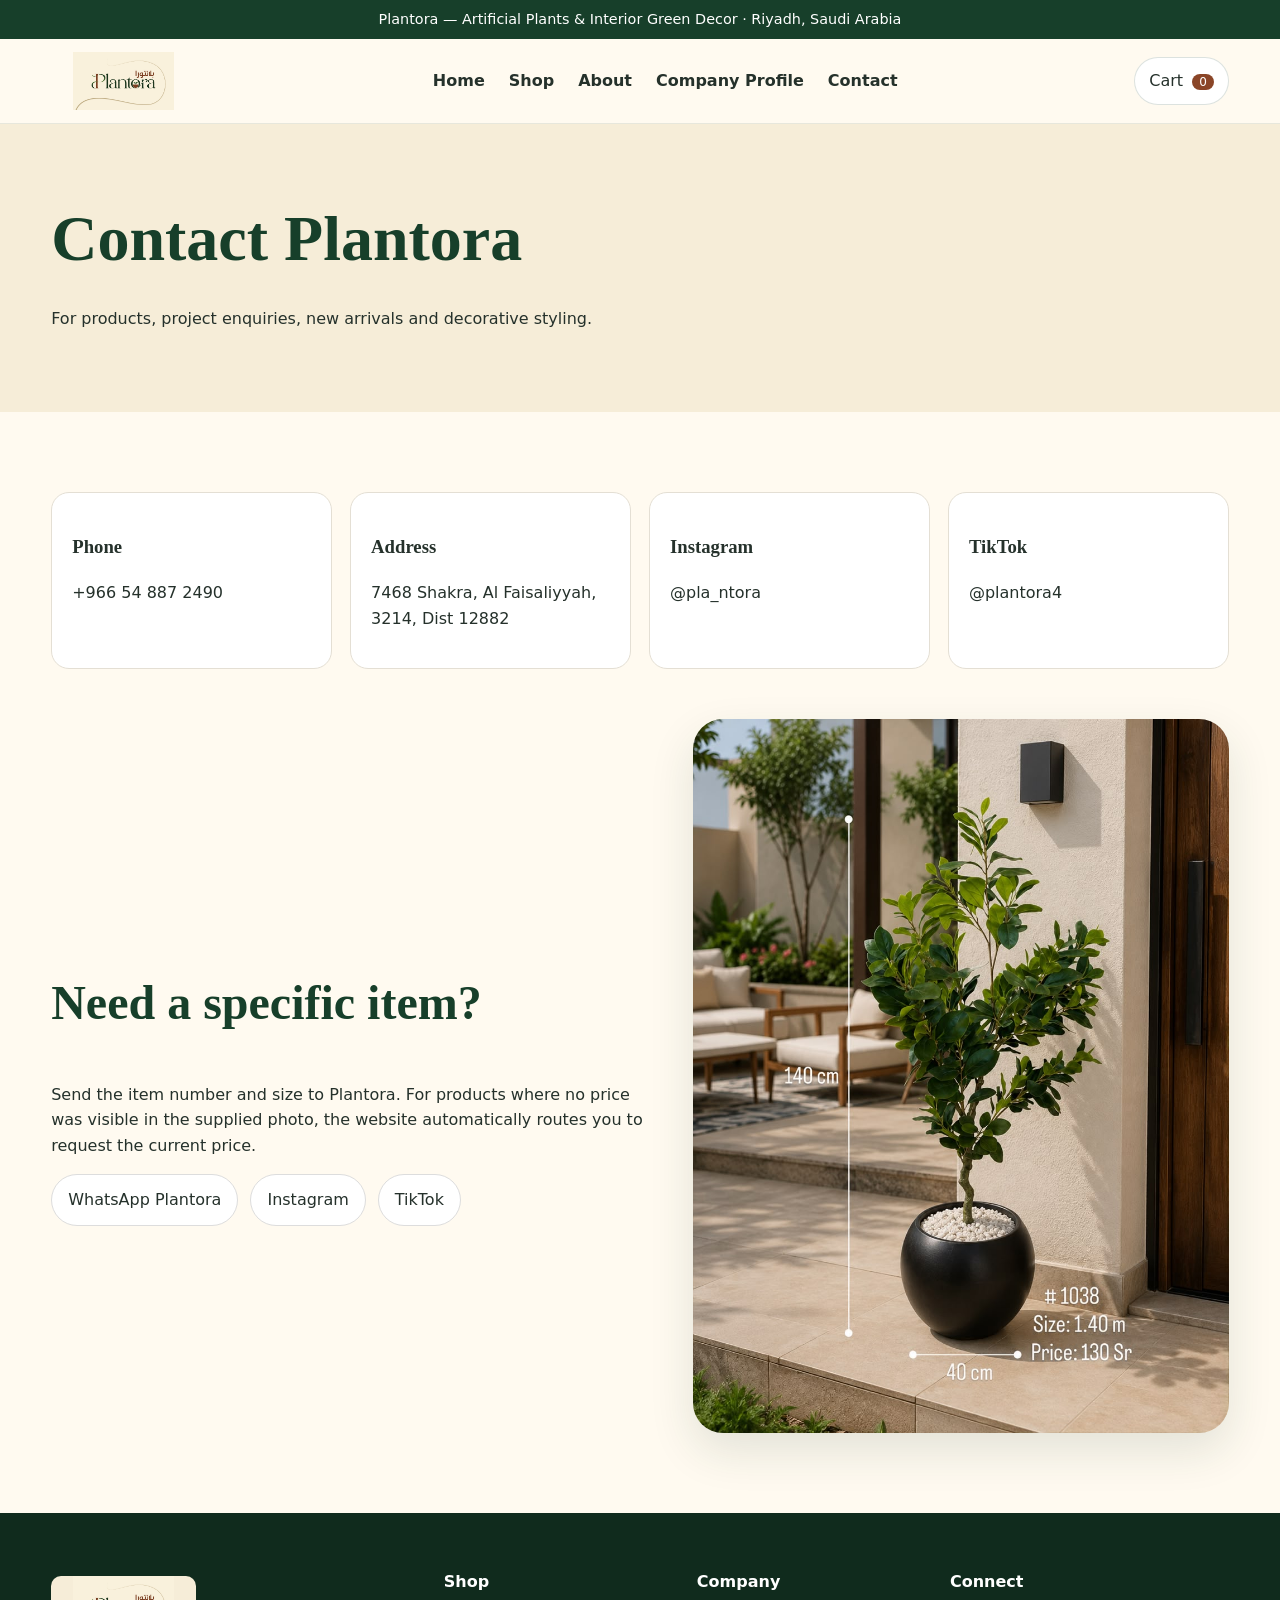
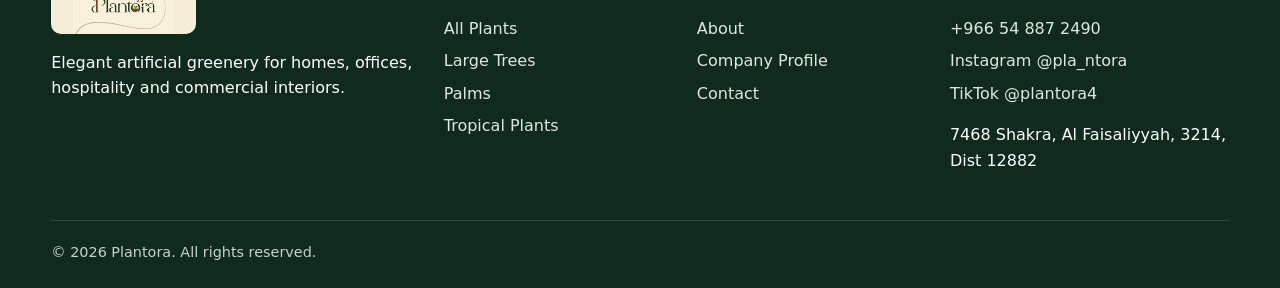
<file: contact.html>
<!doctype html><html lang="en"><head><meta charset="utf-8"><meta name="viewport" content="width=device-width,initial-scale=1"><title>Contact | Plantora</title><style id="plantora-inline-css">
:root{--cream:#f6edd8;--cream2:#fffaf0;--green:#173f2a;--green2:#365f43;--brown:#8a4527;--gold:#b8a06f;--ink:#25312b;--muted:#6f756f;--white:#fff;--shadow:0 18px 45px rgba(26,58,40,.12);--radius:24px}
*{box-sizing:border-box}html{scroll-behavior:smooth}body{margin:0;font-family:Inter,system-ui,-apple-system,Segoe UI,Arial,sans-serif;color:var(--ink);background:var(--cream2);line-height:1.6}a{color:inherit;text-decoration:none}img{max-width:100%;display:block}button,input,select,textarea{font:inherit}.serif,h1,h2,h3,.brand{font-family:Georgia,'Times New Roman',serif}.container{width:min(1200px,92%);margin:auto}.topbar{background:var(--green);color:#fff;text-align:center;padding:8px 12px;font-size:.9rem}.site-header{position:sticky;top:0;z-index:50;background:rgba(255,250,240,.95);backdrop-filter:blur(12px);border-bottom:1px solid rgba(23,63,42,.1)}.nav{height:84px;display:flex;align-items:center;justify-content:space-between;gap:24px}.logo{display:flex;align-items:center;gap:12px}.logo img{width:145px;height:58px;object-fit:contain}.nav-links{display:flex;gap:24px;align-items:center;font-weight:600}.nav-links a:hover{color:var(--brown)}.nav-actions{display:flex;align-items:center;gap:10px}.icon-btn{border:1px solid rgba(23,63,42,.15);background:#fff;border-radius:999px;padding:10px 14px;cursor:pointer}.badge{background:var(--brown);color:#fff;border-radius:999px;padding:1px 7px;font-size:.75rem;margin-left:4px}.menu-btn{display:none}.hero{min-height:72vh;background:linear-gradient(100deg,rgba(246,237,216,.96) 0%,rgba(246,237,216,.74) 44%,rgba(246,237,216,.14) 72%),var(--hero) center/cover no-repeat;display:flex;align-items:center;position:relative;overflow:hidden}.hero:after{content:'';position:absolute;inset:auto -10% -32% 28%;height:70%;border:2px solid rgba(184,160,111,.5);border-radius:50%}.hero-copy{max-width:640px;position:relative;z-index:2;padding:70px 0}.eyebrow{letter-spacing:.24em;text-transform:uppercase;color:var(--brown);font-weight:700;font-size:.78rem}.hero h1{font-size:clamp(3rem,7vw,6rem);line-height:.92;color:var(--green);margin:12px 0 22px}.hero h1 span{color:var(--brown)}.hero p{font-size:1.16rem;max-width:600px}.btn{display:inline-flex;align-items:center;justify-content:center;gap:8px;padding:13px 20px;border-radius:999px;border:1px solid var(--green);background:var(--green);color:#fff;font-weight:700;cursor:pointer;transition:.2s}.btn:hover{transform:translateY(-1px);box-shadow:0 8px 25px rgba(23,63,42,.16)}.btn.secondary{background:transparent;color:var(--green)}.btn.brown{background:var(--brown);border-color:var(--brown)}.hero-actions{display:flex;gap:12px;flex-wrap:wrap}.section{padding:80px 0}.section.alt{background:var(--cream)}.section-head{display:flex;align-items:end;justify-content:space-between;gap:30px;margin-bottom:34px}.section-head h2{font-size:clamp(2.2rem,4vw,4rem);line-height:1;color:var(--green);margin:0}.section-head p{max-width:560px;color:var(--muted)}.category-grid,.product-grid,.feature-grid{display:grid;gap:24px}.category-grid{grid-template-columns:repeat(4,1fr)}.category-card{position:relative;min-height:340px;border-radius:var(--radius);overflow:hidden;background:#ddd;box-shadow:var(--shadow)}.category-card img{width:100%;height:100%;object-fit:cover}.category-card:after{content:'';position:absolute;inset:0;background:linear-gradient(transparent 40%,rgba(16,44,29,.76))}.category-card .label{position:absolute;left:22px;bottom:20px;color:white;z-index:2}.category-card h3{font-size:1.8rem;margin:0}.product-grid{grid-template-columns:repeat(4,1fr)}.product-card{background:#fff;border:1px solid rgba(23,63,42,.09);border-radius:22px;overflow:hidden;transition:.25s;box-shadow:0 8px 20px rgba(0,0,0,.03)}.product-card:hover{transform:translateY(-5px);box-shadow:var(--shadow)}.product-image{aspect-ratio:4/5;background:#f3eee4;display:flex;align-items:center;justify-content:center;overflow:hidden}.product-image img{width:100%;height:100%;object-fit:contain}.product-info{padding:18px}.product-kicker{font-size:.82rem;color:var(--brown);font-weight:700}.product-info h3{font-size:1.25rem;margin:4px 0}.product-meta{display:flex;justify-content:space-between;gap:10px;color:var(--muted);font-size:.94rem}.price{font-weight:800;color:var(--green);font-size:1.1rem}.product-actions{display:flex;gap:8px;margin-top:14px}.product-actions .btn{flex:1;padding:10px 12px;font-size:.9rem}.split{display:grid;grid-template-columns:1.05fr .95fr;gap:50px;align-items:center}.split img{border-radius:30px;box-shadow:var(--shadow)}.stats{display:grid;grid-template-columns:repeat(3,1fr);gap:14px;margin-top:24px}.stat{background:#fff;padding:18px;border-radius:18px;border:1px solid rgba(23,63,42,.09)}.stat strong{display:block;font-size:1.8rem;color:var(--green)}.profile-banner{background:var(--green);color:#fff;border-radius:32px;padding:48px;display:flex;align-items:center;justify-content:space-between;gap:30px}.profile-banner h2{color:#fff;margin:0 0 8px;font-size:2.5rem}.footer{background:#102b1d;color:#fff;padding:56px 0 24px}.footer-grid{display:grid;grid-template-columns:1.3fr .8fr .8fr 1fr;gap:30px}.footer h4{margin-top:0}.footer a{display:block;color:#dfe8df;margin:7px 0}.footer .logo img{filter:none;background:#f6edd8;border-radius:10px}.copyright{border-top:1px solid rgba(255,255,255,.14);margin-top:30px;padding-top:20px;font-size:.9rem;color:#c6d3c8}.page-hero{padding:64px 0;background:var(--cream)}.page-hero h1{font-size:clamp(2.7rem,5vw,5rem);color:var(--green);margin:0 0 12px}.toolbar{display:flex;gap:12px;justify-content:space-between;flex-wrap:wrap;margin-bottom:28px}.search-wrap{display:flex;gap:10px;flex:1;min-width:260px}.input,.select{width:100%;padding:12px 14px;border:1px solid #d7d8d0;border-radius:14px;background:#fff}.shop-layout{display:grid;grid-template-columns:230px 1fr;gap:30px}.filters{background:#fff;border:1px solid #e1e1da;border-radius:18px;padding:20px;height:max-content;position:sticky;top:105px}.filters label{display:block;margin:10px 0}.cart-layout{display:grid;grid-template-columns:1fr 360px;gap:30px}.cart-item{display:grid;grid-template-columns:110px 1fr auto;gap:18px;align-items:center;padding:16px 0;border-bottom:1px solid #e6e1d7}.cart-item img{width:100px;height:120px;object-fit:contain;background:#f5efe4;border-radius:14px}.qty{display:inline-flex;border:1px solid #ddd;border-radius:999px;overflow:hidden}.qty button{border:0;background:#fff;padding:6px 11px;cursor:pointer}.qty span{padding:6px 10px}.summary-card{background:#fff;border:1px solid #e6e1d7;border-radius:20px;padding:22px;height:max-content;position:sticky;top:110px}.summary-row{display:flex;justify-content:space-between;margin:10px 0}.summary-row.total{font-weight:800;font-size:1.2rem;border-top:1px solid #ddd;padding-top:14px}.checkout-grid{display:grid;grid-template-columns:1.2fr .8fr;gap:30px}.form-card{background:#fff;border:1px solid #e6e1d7;border-radius:20px;padding:24px}.form-grid{display:grid;grid-template-columns:1fr 1fr;gap:14px}.form-group{margin-bottom:14px}.form-group label{display:block;font-weight:700;margin-bottom:6px}.form-group.full{grid-column:1/-1}.product-detail{display:grid;grid-template-columns:1fr 1fr;gap:44px;align-items:start}.detail-image{background:#f4efe5;border-radius:30px;padding:20px}.detail-image img{width:100%;height:70vh;object-fit:contain}.detail-content h1{font-size:3rem;color:var(--green);margin-bottom:6px}.detail-price{font-size:1.8rem;font-weight:800;color:var(--brown)}.chips{display:flex;gap:8px;flex-wrap:wrap;margin:14px 0}.chip{background:var(--cream);padding:7px 12px;border-radius:999px;font-size:.88rem}.notice{background:#fff4d8;border:1px solid #ecd69c;padding:14px;border-radius:14px}.contact-cards{display:grid;grid-template-columns:repeat(4,1fr);gap:18px}.contact-card{background:#fff;border:1px solid #e4dfd4;border-radius:18px;padding:20px}.social-links{display:flex;gap:12px;flex-wrap:wrap}.social-link{display:inline-flex;align-items:center;gap:8px;padding:12px 16px;background:#fff;border:1px solid #ddd;border-radius:999px}.pdf-frame{width:100%;height:78vh;border:1px solid #ddd;border-radius:18px;background:#fff}.toast{position:fixed;right:20px;bottom:20px;background:var(--green);color:#fff;padding:14px 18px;border-radius:12px;opacity:0;transform:translateY(15px);pointer-events:none;transition:.25s;z-index:100}.toast.show{opacity:1;transform:none}.empty{padding:50px;text-align:center;background:#fff;border-radius:20px;border:1px solid #eee}.slider{position:relative;overflow:hidden;border-radius:30px;box-shadow:var(--shadow);height:560px}.slide{position:absolute;inset:0;opacity:0;transition:opacity .8s ease}.slide.active{opacity:1}.slide img{width:100%;height:100%;object-fit:cover}.slide-overlay{position:absolute;inset:0;background:linear-gradient(90deg,rgba(16,43,29,.75),transparent 62%)}.slide-copy{position:absolute;left:7%;bottom:10%;z-index:2;color:#fff;max-width:540px}.slide-copy h2{font-size:3.8rem;line-height:1;margin:0 0 12px;color:#fff}.slider-dots{position:absolute;bottom:18px;right:24px;display:flex;gap:7px;z-index:3}.slider-dot{width:10px;height:10px;border-radius:50%;background:rgba(255,255,255,.45);border:0;cursor:pointer}.slider-dot.active{background:#fff}
@media(max-width:980px){.nav-links{display:none;position:absolute;top:84px;left:0;right:0;background:var(--cream2);padding:20px;flex-direction:column;border-bottom:1px solid #ddd}.nav-links.open{display:flex}.menu-btn{display:inline-flex}.category-grid,.product-grid{grid-template-columns:repeat(2,1fr)}.split,.cart-layout,.checkout-grid,.product-detail,.shop-layout{grid-template-columns:1fr}.filters,.summary-card{position:static}.footer-grid{grid-template-columns:1fr 1fr}.contact-cards{grid-template-columns:1fr 1fr}}
@media(max-width:620px){.nav{height:72px}.logo img{width:118px;height:48px}.nav-links{top:72px}.hero{min-height:66vh}.section{padding:56px 0}.category-grid,.product-grid,.contact-cards,.footer-grid,.form-grid{grid-template-columns:1fr}.section-head{align-items:start;flex-direction:column}.profile-banner{padding:28px;flex-direction:column;align-items:start}.slider{height:480px}.slide-copy h2{font-size:2.5rem}.product-detail .detail-image img{height:52vh}.detail-content h1{font-size:2.3rem}.cart-item{grid-template-columns:80px 1fr}.cart-item>div:last-child{grid-column:2}.stats{grid-template-columns:1fr}}

/* ===== Animated home hero slider ===== */
.hero-slider{height:min(780px,82vh);min-height:610px;position:relative;overflow:hidden;background:linear-gradient(135deg,var(--cream2),var(--cream));isolation:isolate}
.hero-track,.hero-slide{position:absolute;inset:0}
.hero-slide{opacity:0;visibility:hidden;transform:translateX(7%);transition:opacity .8s ease,transform .9s cubic-bezier(.22,.75,.2,1),visibility .8s;pointer-events:none}
.hero-slide.active{opacity:1;visibility:visible;transform:translateX(0);pointer-events:auto;z-index:2}
.hero-slide.leaving-left{opacity:0;visibility:visible;transform:translateX(-7%);z-index:1}.hero-slide.leaving-right{opacity:0;visibility:visible;transform:translateX(7%);z-index:1}
.hero-slide.entering-right{transform:translateX(7%)}.hero-slide.entering-left{transform:translateX(-7%)}
.hero-slide-inner{height:100%;display:grid;grid-template-columns:.92fr 1.08fr;align-items:center;gap:3vw;position:relative;z-index:2}
.hero-bg-shape{position:absolute;width:72vw;height:72vw;right:-21vw;top:-31vw;border:2px solid rgba(184,160,111,.45);border-radius:50%;z-index:0}.hero-bg-shape:after{content:'';position:absolute;inset:6%;border:1px solid rgba(184,160,111,.25);border-radius:50%}
.hero-copy-block{padding:55px 0 72px;position:relative;z-index:3}.hero-copy-block h1{font-size:clamp(3.3rem,6.4vw,6.6rem);line-height:.91;color:var(--green);margin:12px 0 24px;letter-spacing:-.045em}.hero-copy-block h1 span{color:var(--brown)}.hero-copy-block p{font-size:1.12rem;max-width:600px;color:#4e5a53}.hero-meta{display:flex;flex-wrap:wrap;gap:10px;margin-top:24px}.hero-meta span{border:1px solid rgba(23,63,42,.14);background:rgba(255,255,255,.62);backdrop-filter:blur(8px);border-radius:999px;padding:7px 12px;font-size:.85rem;color:var(--green);font-weight:700}
.hero-photo-wrap{height:88%;display:flex;align-items:center;justify-content:center;position:relative}.hero-photo-wrap img{width:100%;height:100%;object-fit:contain;object-position:center;position:relative;z-index:2;filter:drop-shadow(0 28px 28px rgba(23,63,42,.16));animation:plantFloat 5.5s ease-in-out infinite}.hero-photo-halo{position:absolute;width:78%;aspect-ratio:1;border-radius:50%;background:radial-gradient(circle,rgba(255,255,255,.95),rgba(246,237,216,.22) 68%,transparent 70%);filter:blur(1px)}
.hero-slide.active .hero-animate{animation:heroTextIn .75s both}.hero-slide.active .hero-animate:nth-child(2){animation-delay:.08s}.hero-slide.active .hero-animate:nth-child(3){animation-delay:.16s}.hero-slide.active .hero-animate:nth-child(4){animation-delay:.24s}.hero-slide.active .hero-animate:nth-child(5){animation-delay:.32s}
.hero-arrow,.slider-arrow{position:absolute;z-index:8;border:1px solid rgba(23,63,42,.15);background:rgba(255,255,255,.76);backdrop-filter:blur(10px);color:var(--green);width:48px;height:48px;border-radius:50%;font-size:2rem;line-height:1;display:grid;place-items:center;cursor:pointer;transition:.25s}.hero-arrow:hover,.slider-arrow:hover{background:var(--green);color:#fff;transform:scale(1.05)}.hero-prev{left:22px;top:50%}.hero-next{right:22px;top:50%}
.hero-dots{position:absolute;left:50%;bottom:30px;transform:translateX(-50%);z-index:9;display:flex;gap:8px}.hero-dot{border:0;background:transparent;padding:6px;cursor:pointer;color:rgba(23,63,42,.45);font-weight:800;font-size:.72rem}.hero-dot:after{content:'';display:block;width:32px;height:3px;margin-top:3px;background:rgba(23,63,42,.18);transition:.3s}.hero-dot.active{color:var(--brown)}.hero-dot.active:after{background:var(--brown);width:54px}
.hero-progress{position:absolute;left:0;bottom:0;width:100%;height:3px;background:rgba(23,63,42,.08);z-index:10}.hero-progress span{display:block;height:100%;width:0;background:var(--brown)}
@keyframes heroProgress{from{width:0}to{width:100%}}@keyframes heroTextIn{from{opacity:0;transform:translateY(28px)}to{opacity:1;transform:none}}@keyframes plantFloat{0%,100%{transform:translateY(0) scale(1)}50%{transform:translateY(-10px) scale(1.006)}}

/* ===== Moving collection slider ===== */
.slider{position:relative;overflow:hidden;border-radius:30px;box-shadow:var(--shadow);height:560px;background:#172f22}.collection-track{height:100%;display:flex;transition:transform .8s cubic-bezier(.22,.75,.2,1);will-change:transform}.collection-track .slide{position:relative;inset:auto;opacity:1;min-width:100%;height:100%;transition:none;overflow:hidden}.collection-track .slide img{width:100%;height:100%;object-fit:cover;transform:scale(1.04);transition:transform 6s ease}.slider:hover .slide img{transform:scale(1.08)}.slider-prev{left:20px;top:50%;transform:translateY(-50%)}.slider-next{right:20px;top:50%;transform:translateY(-50%)}.slider-prev:hover,.slider-next:hover{transform:translateY(-50%) scale(1.05)}

/* ===== Scroll reveal ===== */
.reveal{opacity:0;transform:translateY(26px);transition:opacity .7s ease var(--delay,0ms),transform .8s cubic-bezier(.22,.75,.2,1) var(--delay,0ms)}.reveal.revealed{opacity:1;transform:none}.category-card.revealed img{animation:gentleZoom 7s ease-out both}@keyframes gentleZoom{from{transform:scale(1.06)}to{transform:scale(1)}}
@media(prefers-reduced-motion:reduce){*,*:before,*:after{scroll-behavior:auto!important;animation-duration:.001ms!important;animation-iteration-count:1!important;transition-duration:.001ms!important}.reveal{opacity:1;transform:none}}

@media(max-width:900px){.hero-slider{height:auto;min-height:720px}.hero-slide-inner{grid-template-columns:1fr 1fr;gap:8px}.hero-copy-block h1{font-size:clamp(2.8rem,8vw,4.8rem)}.hero-photo-wrap{height:72%}.hero-prev{left:10px}.hero-next{right:10px}}
@media(max-width:620px){.hero-slider{min-height:760px;height:78vh}.hero-slide-inner{grid-template-columns:1fr;grid-template-rows:auto 46%;padding-top:20px}.hero-copy-block{padding:54px 4px 0}.hero-copy-block h1{font-size:clamp(2.65rem,13vw,4rem)}.hero-copy-block p{font-size:1rem}.hero-photo-wrap{height:100%;margin-top:-12px}.hero-arrow{width:40px;height:40px;font-size:1.6rem;top:62%}.hero-dots{bottom:16px}.hero-meta{display:none}.slider{height:500px}.slide-copy{left:9%;right:8%;bottom:12%}.slide-copy h2{font-size:2.35rem}.slider-arrow{width:40px;height:40px}}

/* ===== v3 Full-screen cinematic hero slider ===== */
.hero-slider{width:100%;max-width:none;min-height:560px;height:calc(100vh - 120px);position:relative;overflow:hidden;background:#0e2217;isolation:isolate}
.hero-track,.hero-slide{position:absolute;inset:0;width:100%;height:100%}
.hero-slide{opacity:0;visibility:hidden;transition:opacity .8s ease,visibility .8s;pointer-events:none;overflow:hidden;background:#102b1d}
.hero-slide.active{opacity:1;visibility:visible;pointer-events:auto;z-index:2}.hero-slide.leaving{opacity:0;visibility:visible;z-index:1}
.hero-cinematic-bg{position:absolute;inset:-5%;width:110%;height:110%;object-fit:cover;filter:blur(28px) saturate(.9) brightness(.7);transform:scale(1.12);opacity:.76;z-index:0}
.hero-cinematic-image{position:absolute;inset:0;width:100%;height:100%;object-fit:cover;object-position:center 52%;z-index:1;transform-origin:center center}
.hero-slide.active .hero-cinematic-image{animation:cinematicKenBurns 2s linear both}.hero-slide.active .hero-cinematic-bg{animation:cinematicBg 2s linear both}
.hero-cinematic-overlay{position:absolute;inset:0;z-index:2;background:linear-gradient(90deg,rgba(8,27,17,.78) 0%,rgba(8,27,17,.54) 35%,rgba(8,27,17,.16) 66%,rgba(8,27,17,.08) 100%),linear-gradient(0deg,rgba(8,27,17,.34),transparent 38%)}
.hero-cinematic-content{height:100%;position:relative;z-index:3;display:flex;align-items:center}.hero-cinematic-copy{max-width:720px;color:#fff;padding:46px 0 72px;text-shadow:0 2px 16px rgba(0,0,0,.18)}
.hero-cinematic-copy .eyebrow{color:#eddcb8}.hero-cinematic-copy h1{font-size:clamp(3.1rem,6.8vw,7rem);line-height:.88;margin:10px 0 22px;color:#fff;letter-spacing:-.045em}.hero-cinematic-copy h1 span{color:#f0c49f}.hero-cinematic-copy p{font-size:clamp(1rem,1.45vw,1.22rem);max-width:620px;color:rgba(255,255,255,.9)}
.hero-cinematic-copy .btn{background:#fff;color:var(--green);border-color:#fff}.hero-cinematic-copy .hero-glass-btn{background:rgba(255,255,255,.08);color:#fff;border-color:rgba(255,255,255,.48);backdrop-filter:blur(8px)}.hero-cinematic-copy .hero-glass-btn:hover{background:rgba(255,255,255,.18)}
.hero-cinematic-copy .hero-meta span{background:rgba(10,35,22,.34);color:#fff;border-color:rgba(255,255,255,.3)}
.hero-slider .hero-arrow{background:rgba(12,37,24,.36);color:#fff;border-color:rgba(255,255,255,.34)}.hero-slider .hero-arrow:hover{background:#fff;color:var(--green)}.hero-slider .hero-dot{color:rgba(255,255,255,.7)}.hero-slider .hero-dot:after{background:rgba(255,255,255,.3)}.hero-slider .hero-dot.active{color:#fff}.hero-slider .hero-dot.active:after{background:#fff}.hero-slider .hero-progress{background:rgba(255,255,255,.16)}.hero-slider .hero-progress span{background:#e9c69c}
@keyframes cinematicKenBurns{0%{transform:scale(1.02) translate3d(0,0,0)}100%{transform:scale(1.10) translate3d(-1.5%,-1%,0)}}
@keyframes cinematicBg{0%{transform:scale(1.13) translate3d(0,0,0)}100%{transform:scale(1.20) translate3d(1.2%,.8%,0)}}
@media(max-width:900px){.hero-slider{min-height:560px}.hero-cinematic-image{object-position:center center}.hero-cinematic-copy{max-width:620px;padding:36px 0 70px}.hero-cinematic-overlay{background:linear-gradient(90deg,rgba(8,27,17,.75),rgba(8,27,17,.25)),linear-gradient(0deg,rgba(8,27,17,.38),transparent 45%)}}
@media(max-width:620px){.hero-slider{width:100%;min-height:520px}.hero-cinematic-copy{padding:28px 0 76px}.hero-cinematic-copy h1{font-size:clamp(2.6rem,13vw,4.3rem)}.hero-cinematic-copy p{max-width:88%;font-size:1rem}.hero-cinematic-image{object-position:58% center}.hero-arrow{top:58%}.hero-dots{bottom:14px}.hero-meta{display:none}}
@media(prefers-reduced-motion:reduce){.hero-slide.active .hero-cinematic-image,.hero-slide.active .hero-cinematic-bg{animation:none!important}}

/* ===== Plantora v4 — professional e-commerce hero ===== */
.hero-slider{
  width:100%;max-width:none;position:relative;overflow:hidden;isolation:isolate;
  background:#102b1d;margin:0;padding:0;
}
.hero-track,.hero-slide{position:absolute;inset:0;width:100%;height:100%}
.hero-slide{opacity:0;visibility:hidden;pointer-events:none;overflow:hidden;transition:opacity .65s ease,visibility .65s ease;background:#efe7d6}
.hero-slide.active{opacity:1;visibility:visible;pointer-events:auto;z-index:2}
.hero-slide.leaving{opacity:0;visibility:visible;z-index:1}
.hero-cinematic-bg{
  position:absolute;inset:-8%;width:116%;height:116%;object-fit:cover;object-position:center;
  filter:blur(42px) saturate(.72) brightness(.72);opacity:.52;z-index:0;transform:scale(1.08)
}
.hero-commerce-overlay{
  position:absolute;inset:0;z-index:1;
  background:
    linear-gradient(90deg,rgba(247,239,222,.985) 0%,rgba(247,239,222,.965) 38%,rgba(247,239,222,.76) 55%,rgba(247,239,222,.18) 78%,rgba(247,239,222,.08) 100%),
    linear-gradient(180deg,rgba(255,255,255,.08),rgba(23,63,42,.05));
}
.hero-commerce-grid{
  height:100%;position:relative;z-index:3;display:grid;grid-template-columns:minmax(0,1.02fr) minmax(420px,.98fr);
  align-items:center;gap:clamp(28px,5vw,84px);padding-top:clamp(22px,4vh,52px);padding-bottom:clamp(54px,7vh,90px)
}
.hero-commerce-copy{max-width:690px;padding-left:clamp(0px,1vw,12px);align-self:center}
.hero-tag{display:inline-flex;align-items:center;min-height:30px;padding:6px 12px;border-radius:999px;background:rgba(138,69,39,.09);border:1px solid rgba(138,69,39,.18);color:var(--brown);font-size:.72rem;letter-spacing:.18em;font-weight:800;margin-bottom:18px}
.hero-commerce-copy .eyebrow{color:var(--green);opacity:.8;margin-bottom:10px}
.hero-commerce-copy h1{font-size:clamp(3.1rem,6.3vw,7.2rem);line-height:.88;letter-spacing:-.05em;margin:0 0 24px;color:var(--green);max-width:760px}
.hero-commerce-copy h1 span{color:var(--brown)}
.hero-commerce-copy p{font-size:clamp(1rem,1.3vw,1.2rem);line-height:1.7;color:#4f5c55;max-width:610px;margin:0 0 28px}
.hero-commerce-copy .hero-actions{display:flex;gap:12px;flex-wrap:wrap;margin-bottom:28px}
.hero-commerce-copy .hero-primary{background:var(--green);border-color:var(--green);color:#fff;padding:14px 22px}
.hero-commerce-copy .hero-secondary{background:rgba(255,255,255,.62);border-color:rgba(23,63,42,.28);color:var(--green);padding:14px 22px;backdrop-filter:blur(12px)}
.hero-commerce-copy .hero-secondary:hover{background:#fff}
.hero-meta{display:flex;flex-wrap:wrap;gap:10px}
.hero-meta span{display:inline-flex;gap:6px;align-items:center;border:1px solid rgba(23,63,42,.13);background:rgba(255,255,255,.7);border-radius:999px;padding:8px 12px;color:#425148;font-size:.86rem;backdrop-filter:blur(8px)}
.hero-meta b{color:var(--green);font-weight:800}
.hero-product-stage{position:relative;height:min(76vh,720px);min-height:460px;width:100%;display:flex;align-items:center;justify-content:center;align-self:center}
.hero-product-halo{position:absolute;width:86%;aspect-ratio:1;border-radius:50%;background:radial-gradient(circle at 50% 45%,rgba(255,255,255,.9),rgba(255,255,255,.34) 46%,rgba(184,160,111,.1) 70%,transparent 72%);filter:drop-shadow(0 26px 48px rgba(29,58,41,.13))}
.hero-product-image{position:relative;z-index:2;width:min(88%,640px);height:100%;object-fit:contain;object-position:center;filter:drop-shadow(0 28px 28px rgba(27,49,36,.2));transform-origin:center 55%}
.hero-product-caption{position:absolute;right:0;bottom:7%;z-index:4;background:rgba(255,250,240,.88);backdrop-filter:blur(12px);border:1px solid rgba(23,63,42,.1);padding:13px 17px;border-radius:16px;min-width:180px;box-shadow:0 12px 34px rgba(23,63,42,.1)}
.hero-product-caption span{display:block;color:var(--brown);font-size:.68rem;letter-spacing:.16em;font-weight:800;margin-bottom:2px}.hero-product-caption strong{font-family:Georgia,'Times New Roman',serif;color:var(--green);font-size:1.06rem;font-weight:700}
.hero-slide.active .hero-product-image{animation:plantoraProductMotion 2s ease-out both}
.hero-slide.active .hero-cinematic-bg{animation:plantoraBgMotion 2s linear both}
.hero-slide.active .hero-animate{animation:heroTextIn .56s both}
.hero-slide.active .hero-animate:nth-child(2){animation-delay:.05s}.hero-slide.active .hero-animate:nth-child(3){animation-delay:.1s}.hero-slide.active .hero-animate:nth-child(4){animation-delay:.15s}.hero-slide.active .hero-animate:nth-child(5){animation-delay:.2s}.hero-slide.active .hero-animate:nth-child(6){animation-delay:.25s}
.hero-slider .hero-arrow{position:absolute;top:50%;transform:translateY(-50%);z-index:8;width:48px;height:48px;border-radius:50%;border:1px solid rgba(23,63,42,.16);background:rgba(255,250,240,.82);color:var(--green);backdrop-filter:blur(14px);box-shadow:0 8px 24px rgba(23,63,42,.08);transition:.2s}
.hero-slider .hero-arrow:hover{background:var(--green);color:#fff;transform:translateY(-50%) scale(1.04)}
.hero-slider .hero-prev{left:clamp(14px,2vw,30px)}.hero-slider .hero-next{right:clamp(14px,2vw,30px)}
.hero-dots{position:absolute;left:50%;bottom:22px;transform:translateX(-50%);z-index:9;display:flex;gap:8px;align-items:center;background:rgba(255,250,240,.82);padding:6px 8px;border-radius:999px;border:1px solid rgba(23,63,42,.1);backdrop-filter:blur(14px);box-shadow:0 8px 24px rgba(23,63,42,.08)}
.hero-dot{border:0;background:transparent;padding:6px 9px;border-radius:999px;cursor:pointer;color:rgba(23,63,42,.5);font-weight:800;display:flex;align-items:center;gap:6px;transition:.2s}
.hero-dot span{font-size:.76rem}.hero-dot em{font-style:normal;font-size:.68rem;font-weight:700;display:none}.hero-dot:after{display:none!important}
.hero-dot.active{background:var(--green);color:#fff}.hero-dot.active em{display:inline}
.hero-progress{position:absolute;left:0;bottom:0;width:100%;height:3px;background:rgba(23,63,42,.08);z-index:10}.hero-progress span{display:block;height:100%;width:0;background:linear-gradient(90deg,var(--brown),var(--gold))}
@keyframes plantoraProductMotion{0%{transform:scale(.985) translate3d(1%,1%,0)}100%{transform:scale(1.035) translate3d(-.7%,-.5%,0)}}
@keyframes plantoraBgMotion{0%{transform:scale(1.08) translate3d(-.5%,0,0)}100%{transform:scale(1.14) translate3d(.8%,-.4%,0)}}
@media(max-width:1050px){
  .hero-commerce-grid{grid-template-columns:minmax(0,.95fr) minmax(360px,1.05fr);gap:20px}
  .hero-commerce-copy h1{font-size:clamp(3rem,7vw,5.7rem)}
  .hero-product-stage{height:min(70vh,650px)}
}
@media(max-width:780px){
  .hero-commerce-overlay{background:linear-gradient(180deg,rgba(247,239,222,.99) 0%,rgba(247,239,222,.92) 46%,rgba(247,239,222,.42) 68%,rgba(247,239,222,.14) 100%)}
  .hero-commerce-grid{grid-template-columns:1fr;grid-template-rows:auto minmax(250px,1fr);gap:0;padding-top:26px;padding-bottom:58px;align-items:start}
  .hero-commerce-copy{padding:10px 5px 0;max-width:92%}
  .hero-commerce-copy h1{font-size:clamp(2.65rem,10.5vw,4.8rem);line-height:.9;margin-bottom:16px}
  .hero-commerce-copy p{font-size:1rem;line-height:1.55;max-width:620px;margin-bottom:18px}
  .hero-commerce-copy .hero-actions{margin-bottom:15px}
  .hero-product-stage{height:100%;min-height:250px;max-height:none;margin-top:-18px;align-self:stretch}
  .hero-product-image{width:min(72%,430px);height:100%;max-height:430px}
  .hero-product-halo{width:62%}.hero-product-caption{display:none}
  .hero-slider .hero-arrow{width:42px;height:42px;font-size:1.55rem;top:68%}
  .hero-meta{display:none}.hero-dots{bottom:15px}
}
@media(max-width:520px){
  .hero-commerce-grid{padding-top:16px;padding-bottom:54px;grid-template-rows:auto minmax(210px,1fr)}
  .hero-tag{margin-bottom:10px}.hero-commerce-copy .eyebrow{font-size:.68rem;letter-spacing:.16em}
  .hero-commerce-copy h1{font-size:clamp(2.35rem,12vw,3.7rem);margin-bottom:12px}
  .hero-commerce-copy p{font-size:.94rem;margin-bottom:14px}
  .hero-commerce-copy .hero-actions{gap:8px}.hero-commerce-copy .btn{padding:11px 14px;font-size:.84rem}
  .hero-product-stage{min-height:210px;margin-top:-10px}.hero-product-image{width:min(80%,360px);max-height:340px}
  .hero-slider .hero-arrow{display:none}.hero-dots{bottom:12px}.hero-dot{padding:5px 8px}.hero-dot.active em{display:none}
}
@media(prefers-reduced-motion:reduce){.hero-slide.active .hero-product-image,.hero-slide.active .hero-cinematic-bg{animation:none!important}}

/* ===== Plantora v5 — full-bleed reference-style hero slider ===== */
.hero-slider{width:100%;max-width:none;position:relative;overflow:hidden;isolation:isolate;background:#0f281b;margin:0;padding:0}
.hero-track,.hero-slide{position:absolute;inset:0;width:100%;height:100%}
.hero-slide{opacity:0;visibility:hidden;pointer-events:none;overflow:hidden;transition:opacity .75s cubic-bezier(.22,.61,.36,1),visibility .75s ease;background:#0f281b}
.hero-slide.active{opacity:1;visibility:visible;pointer-events:auto;z-index:2}
.hero-slide.leaving{opacity:0;visibility:visible;z-index:1}
.awtar-hero-image{position:absolute;inset:0;width:100%;height:100%;object-fit:cover;object-position:center 52%;transform:scale(1.015);transform-origin:center center;will-change:transform}
.hero-slide.active .awtar-hero-image{animation:awtarHeroMotion 2s ease-out both}
.awtar-hero-shade{position:absolute;inset:0;z-index:1;background:linear-gradient(90deg,rgba(8,27,17,.76) 0%,rgba(8,27,17,.58) 31%,rgba(8,27,17,.25) 58%,rgba(8,27,17,.10) 100%),linear-gradient(0deg,rgba(6,21,13,.40) 0%,transparent 42%)}
.awtar-hero-content{position:relative;z-index:3;height:100%;display:flex;align-items:center}
.awtar-hero-copy{width:min(720px,62vw);color:#fff;padding:48px 0 96px;text-shadow:0 4px 20px rgba(0,0,0,.22)}
.awtar-hero-kicker{display:inline-flex;align-items:center;gap:10px;color:#f0d7b6;letter-spacing:.22em;text-transform:uppercase;font-size:.78rem;font-weight:800;margin-bottom:18px}
.awtar-hero-kicker:before{content:"";display:block;width:42px;height:1px;background:#f0d7b6}
.awtar-hero-copy h1{font-family:Georgia,'Times New Roman',serif;font-size:clamp(3rem,6.3vw,6.7rem);line-height:.93;letter-spacing:-.045em;margin:0 0 22px;color:#fff;max-width:790px}
.awtar-hero-copy h1 span{color:#e9c69c}
.awtar-hero-copy p{font-size:clamp(1rem,1.4vw,1.2rem);line-height:1.75;color:rgba(255,255,255,.92);max-width:600px;margin:0 0 28px}
.awtar-hero-actions{display:flex;align-items:center;gap:12px;flex-wrap:wrap}
.awtar-hero-actions .btn{min-width:150px;padding:14px 22px;border-radius:5px;text-transform:uppercase;letter-spacing:.08em;font-size:.79rem}
.awtar-hero-actions .primary{background:#fff;color:var(--green);border-color:#fff}
.awtar-hero-actions .ghost{background:transparent;color:#fff;border-color:rgba(255,255,255,.7)}
.awtar-hero-actions .ghost:hover{background:#fff;color:var(--green)}
.awtar-hero-sidecard{position:absolute;right:clamp(26px,5vw,84px);bottom:56px;z-index:4;color:#fff;display:grid;grid-template-columns:auto auto auto;gap:20px;background:rgba(10,31,20,.34);border:1px solid rgba(255,255,255,.20);backdrop-filter:blur(10px);padding:12px 16px}
.awtar-hero-sidecard div{display:flex;flex-direction:column;gap:1px}.awtar-hero-sidecard span{font-size:.67rem;text-transform:uppercase;letter-spacing:.14em;color:rgba(255,255,255,.7)}.awtar-hero-sidecard strong{font-size:.92rem;color:#fff;font-weight:700}
.hero-slider .hero-arrow{position:absolute;top:50%;transform:translateY(-50%);z-index:8;width:48px;height:48px;border-radius:0;border:1px solid rgba(255,255,255,.48);background:rgba(8,27,17,.24);color:#fff;backdrop-filter:blur(8px);box-shadow:none;transition:.22s;font-size:2rem;line-height:1}
.hero-slider .hero-arrow:hover{background:#fff;color:var(--green);transform:translateY(-50%)}
.hero-slider .hero-prev{left:20px}.hero-slider .hero-next{right:20px}
.hero-dots{position:absolute;left:50%;bottom:28px;transform:translateX(-50%);z-index:9;display:flex;gap:10px;align-items:center;background:transparent;padding:0;border:0;box-shadow:none;backdrop-filter:none}
.hero-dot{width:34px;height:3px;padding:0;border:0;border-radius:0;background:rgba(255,255,255,.42);overflow:hidden;display:block;position:relative;color:transparent}
.hero-dot span,.hero-dot em{display:none!important}.hero-dot:after{display:none!important}.hero-dot.active{background:#fff}
.hero-progress{position:absolute;left:0;bottom:0;width:100%;height:3px;background:rgba(255,255,255,.12);z-index:10}.hero-progress span{display:block;height:100%;width:0;background:#e9c69c}
.hero-slide.active .awtar-in{animation:awtarTextIn .65s cubic-bezier(.22,.61,.36,1) both}.hero-slide.active .awtar-in:nth-child(2){animation-delay:.06s}.hero-slide.active .awtar-in:nth-child(3){animation-delay:.12s}.hero-slide.active .awtar-in:nth-child(4){animation-delay:.18s}
@keyframes awtarHeroMotion{0%{transform:scale(1.015) translate3d(0,0,0)}100%{transform:scale(1.065) translate3d(-.7%,-.4%,0)}}
@keyframes awtarTextIn{0%{opacity:0;transform:translateY(24px)}100%{opacity:1;transform:translateY(0)}}
@media(max-width:900px){.awtar-hero-copy{width:min(650px,78vw);padding-bottom:110px}.awtar-hero-image{object-position:center center}.awtar-hero-sidecard{right:20px;bottom:58px}}
@media(max-width:680px){.awtar-hero-shade{background:linear-gradient(90deg,rgba(8,27,17,.77),rgba(8,27,17,.36)),linear-gradient(0deg,rgba(6,21,13,.5),transparent 55%)}.awtar-hero-copy{width:88%;padding:34px 0 104px}.awtar-hero-copy h1{font-size:clamp(2.7rem,13vw,4.6rem)}.awtar-hero-copy p{font-size:.98rem;max-width:92%}.awtar-hero-sidecard{display:none}.hero-slider .hero-arrow{width:42px;height:42px}.hero-slider .hero-prev{left:10px}.hero-slider .hero-next{right:10px}.hero-dots{bottom:22px}}
@media(prefers-reduced-motion:reduce){.hero-slide.active .awtar-hero-image,.hero-slide.active .awtar-in{animation:none!important}}

/* v6 — seamless hero crossfade: no white/green blink between slides */
.hero-slider{background:#0f281b}
.hero-track{background:#0f281b}
.hero-slide{
  opacity:0;
  visibility:visible;
  z-index:0;
  pointer-events:none;
  transition:opacity .7s cubic-bezier(.22,.61,.36,1);
  background:#0f281b;
}
.hero-slide.active{
  opacity:1;
  visibility:visible;
  z-index:3;
  pointer-events:auto;
}
.hero-slide.leaving{
  opacity:1;
  visibility:visible;
  z-index:2;
  pointer-events:none;
  transition:none;
}
.awtar-hero-image{
  backface-visibility:hidden;
  -webkit-backface-visibility:hidden;
  transform:translateZ(0) scale(1.015);
  -webkit-transform:translateZ(0) scale(1.015);
}

/* v7: single-image hero. No carousel controls or cross-slide transitions. */
.single-hero .hero-slide{opacity:1!important;visibility:visible!important;pointer-events:auto!important;transform:none!important;transition:none!important}
.single-hero .awtar-hero-image{animation:none!important;transform:none!important;will-change:auto}
.single-hero .hero-arrow,.single-hero .hero-dots,.single-hero .hero-progress{display:none!important}

</style><link rel="stylesheet" href="assets/css/style.css"></head><body><div data-header></div><main><section class="page-hero"><div class="container"><h1>Contact Plantora</h1><p>For products, project enquiries, new arrivals and decorative styling.</p></div></section><section class="section"><div class="container"><div class="contact-cards"><div class="contact-card"><h3>Phone</h3><a href="tel:+966548872490">+966 54 887 2490</a></div><div class="contact-card"><h3>Address</h3><p>7468 Shakra, Al Faisaliyyah, 3214, Dist 12882</p></div><div class="contact-card"><h3>Instagram</h3><a target="_blank" href="https://www.instagram.com/pla_ntora">@pla_ntora</a></div><div class="contact-card"><h3>TikTok</h3><a target="_blank" href="https://www.tiktok.com/@plantora4">@plantora4</a></div></div><div class="split" style="margin-top:50px"><div><h2 class="serif" style="font-size:3rem;color:var(--green)">Need a specific item?</h2><p>Send the item number and size to Plantora. For products where no price was visible in the supplied photo, the website automatically routes you to request the current price.</p><div class="social-links"><a class="social-link" target="_blank" href="https://wa.me/966548872490">WhatsApp Plantora</a><a class="social-link" target="_blank" href="https://www.instagram.com/pla_ntora">Instagram</a><a class="social-link" target="_blank" href="https://www.tiktok.com/@plantora4">TikTok</a></div></div><img src="assets/images/product-1038.jpg"></div></div></section></main><div data-footer></div><script src="assets/js/products.js"></script><script src="assets/js/app.js"></script></body></html>
</file>
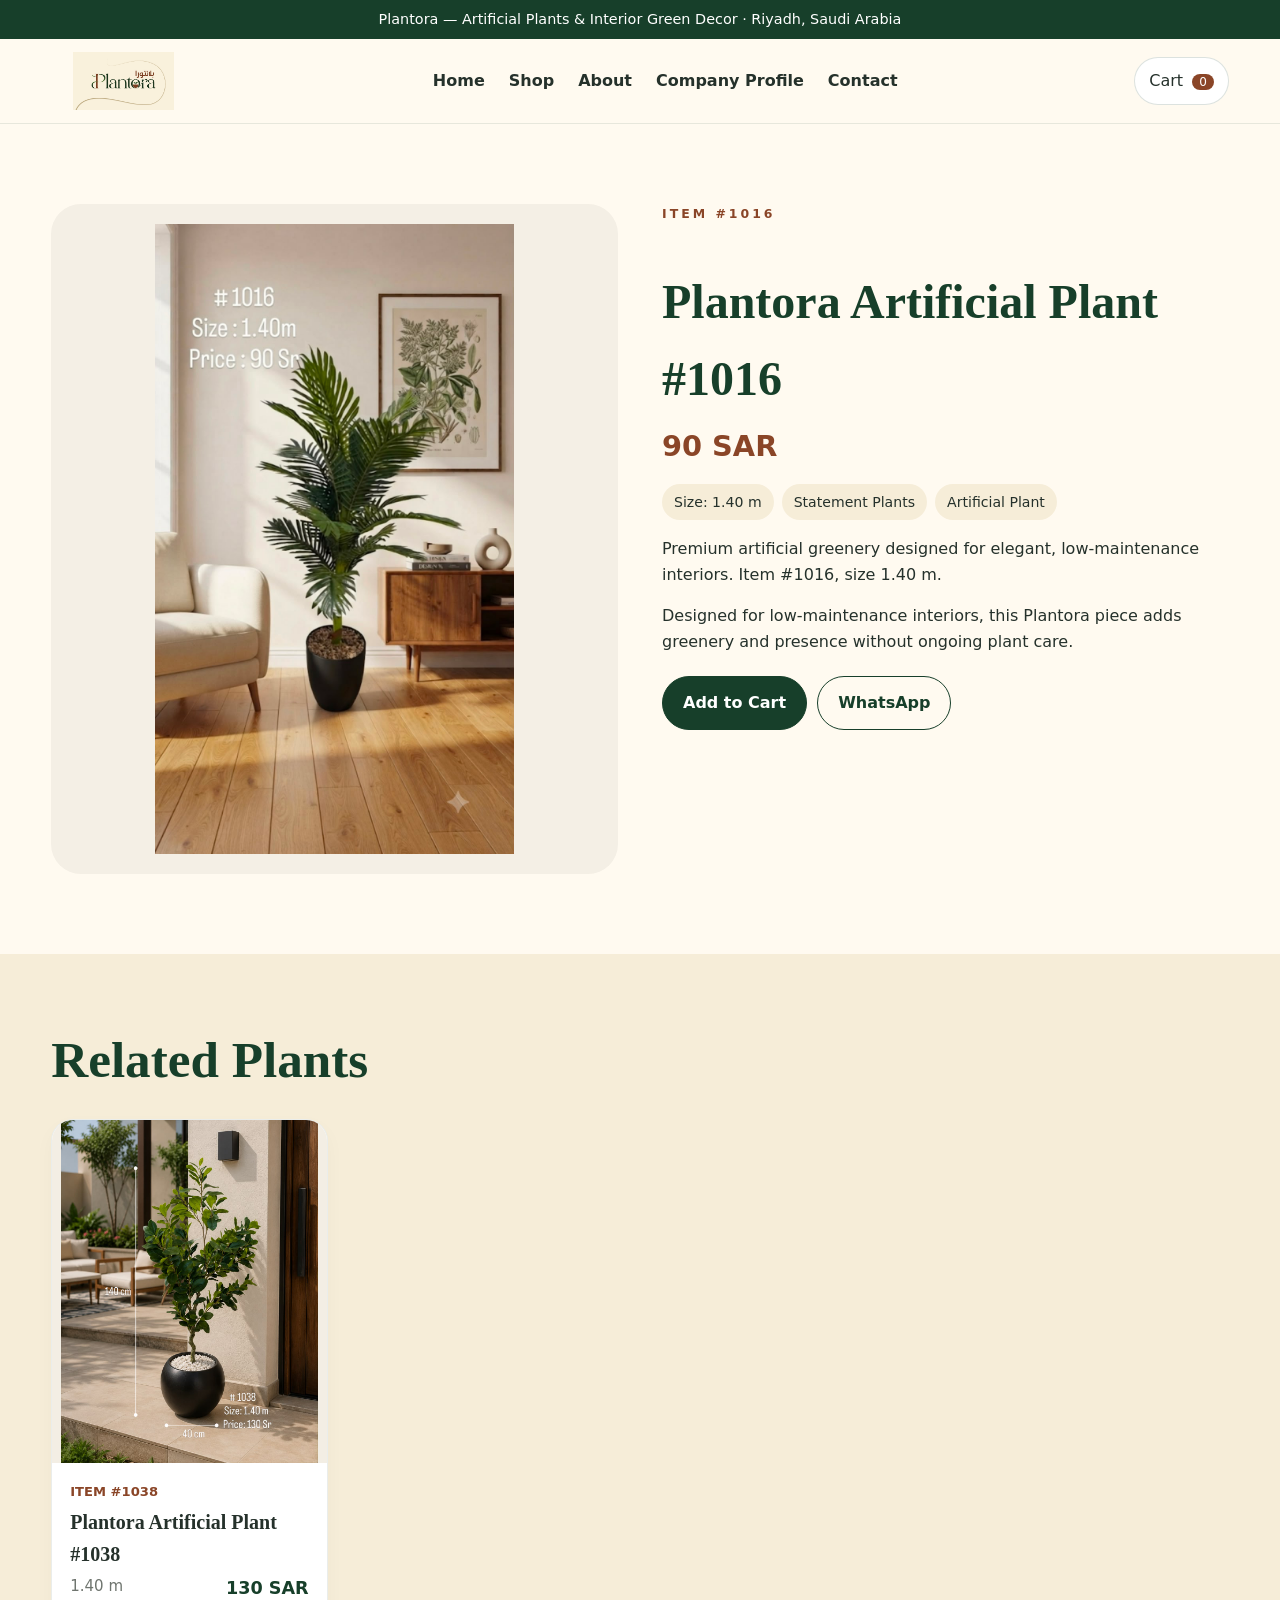
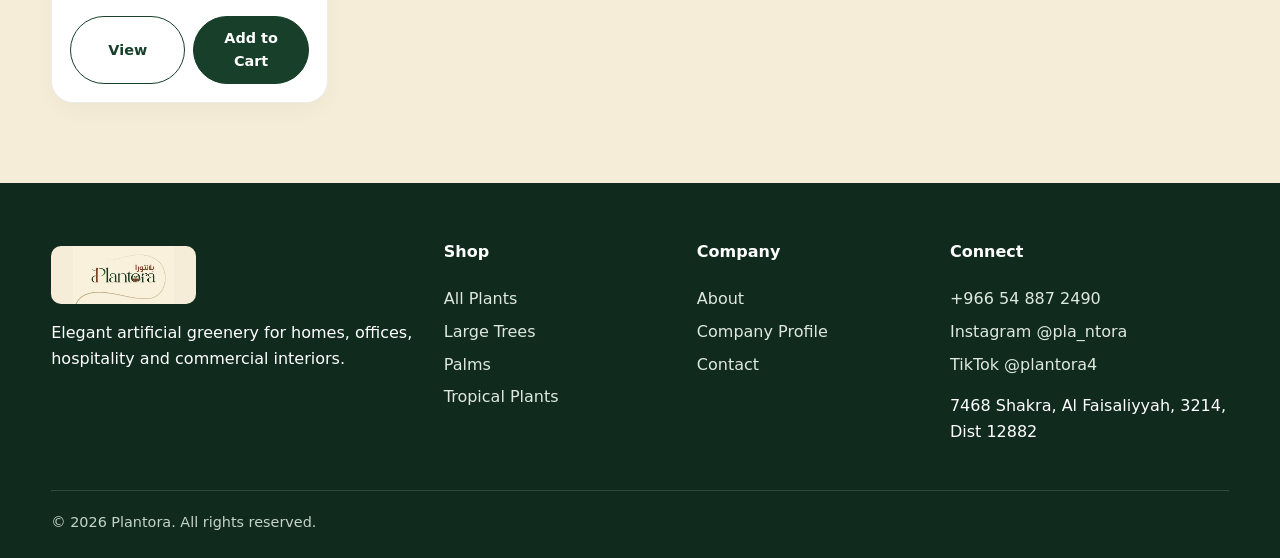
<file: product.html>
<!doctype html><html lang="en"><head><meta charset="utf-8"><meta name="viewport" content="width=device-width,initial-scale=1"><title>Product | Plantora</title><style id="plantora-inline-css">
:root{--cream:#f6edd8;--cream2:#fffaf0;--green:#173f2a;--green2:#365f43;--brown:#8a4527;--gold:#b8a06f;--ink:#25312b;--muted:#6f756f;--white:#fff;--shadow:0 18px 45px rgba(26,58,40,.12);--radius:24px}
*{box-sizing:border-box}html{scroll-behavior:smooth}body{margin:0;font-family:Inter,system-ui,-apple-system,Segoe UI,Arial,sans-serif;color:var(--ink);background:var(--cream2);line-height:1.6}a{color:inherit;text-decoration:none}img{max-width:100%;display:block}button,input,select,textarea{font:inherit}.serif,h1,h2,h3,.brand{font-family:Georgia,'Times New Roman',serif}.container{width:min(1200px,92%);margin:auto}.topbar{background:var(--green);color:#fff;text-align:center;padding:8px 12px;font-size:.9rem}.site-header{position:sticky;top:0;z-index:50;background:rgba(255,250,240,.95);backdrop-filter:blur(12px);border-bottom:1px solid rgba(23,63,42,.1)}.nav{height:84px;display:flex;align-items:center;justify-content:space-between;gap:24px}.logo{display:flex;align-items:center;gap:12px}.logo img{width:145px;height:58px;object-fit:contain}.nav-links{display:flex;gap:24px;align-items:center;font-weight:600}.nav-links a:hover{color:var(--brown)}.nav-actions{display:flex;align-items:center;gap:10px}.icon-btn{border:1px solid rgba(23,63,42,.15);background:#fff;border-radius:999px;padding:10px 14px;cursor:pointer}.badge{background:var(--brown);color:#fff;border-radius:999px;padding:1px 7px;font-size:.75rem;margin-left:4px}.menu-btn{display:none}.hero{min-height:72vh;background:linear-gradient(100deg,rgba(246,237,216,.96) 0%,rgba(246,237,216,.74) 44%,rgba(246,237,216,.14) 72%),var(--hero) center/cover no-repeat;display:flex;align-items:center;position:relative;overflow:hidden}.hero:after{content:'';position:absolute;inset:auto -10% -32% 28%;height:70%;border:2px solid rgba(184,160,111,.5);border-radius:50%}.hero-copy{max-width:640px;position:relative;z-index:2;padding:70px 0}.eyebrow{letter-spacing:.24em;text-transform:uppercase;color:var(--brown);font-weight:700;font-size:.78rem}.hero h1{font-size:clamp(3rem,7vw,6rem);line-height:.92;color:var(--green);margin:12px 0 22px}.hero h1 span{color:var(--brown)}.hero p{font-size:1.16rem;max-width:600px}.btn{display:inline-flex;align-items:center;justify-content:center;gap:8px;padding:13px 20px;border-radius:999px;border:1px solid var(--green);background:var(--green);color:#fff;font-weight:700;cursor:pointer;transition:.2s}.btn:hover{transform:translateY(-1px);box-shadow:0 8px 25px rgba(23,63,42,.16)}.btn.secondary{background:transparent;color:var(--green)}.btn.brown{background:var(--brown);border-color:var(--brown)}.hero-actions{display:flex;gap:12px;flex-wrap:wrap}.section{padding:80px 0}.section.alt{background:var(--cream)}.section-head{display:flex;align-items:end;justify-content:space-between;gap:30px;margin-bottom:34px}.section-head h2{font-size:clamp(2.2rem,4vw,4rem);line-height:1;color:var(--green);margin:0}.section-head p{max-width:560px;color:var(--muted)}.category-grid,.product-grid,.feature-grid{display:grid;gap:24px}.category-grid{grid-template-columns:repeat(4,1fr)}.category-card{position:relative;min-height:340px;border-radius:var(--radius);overflow:hidden;background:#ddd;box-shadow:var(--shadow)}.category-card img{width:100%;height:100%;object-fit:cover}.category-card:after{content:'';position:absolute;inset:0;background:linear-gradient(transparent 40%,rgba(16,44,29,.76))}.category-card .label{position:absolute;left:22px;bottom:20px;color:white;z-index:2}.category-card h3{font-size:1.8rem;margin:0}.product-grid{grid-template-columns:repeat(4,1fr)}.product-card{background:#fff;border:1px solid rgba(23,63,42,.09);border-radius:22px;overflow:hidden;transition:.25s;box-shadow:0 8px 20px rgba(0,0,0,.03)}.product-card:hover{transform:translateY(-5px);box-shadow:var(--shadow)}.product-image{aspect-ratio:4/5;background:#f3eee4;display:flex;align-items:center;justify-content:center;overflow:hidden}.product-image img{width:100%;height:100%;object-fit:contain}.product-info{padding:18px}.product-kicker{font-size:.82rem;color:var(--brown);font-weight:700}.product-info h3{font-size:1.25rem;margin:4px 0}.product-meta{display:flex;justify-content:space-between;gap:10px;color:var(--muted);font-size:.94rem}.price{font-weight:800;color:var(--green);font-size:1.1rem}.product-actions{display:flex;gap:8px;margin-top:14px}.product-actions .btn{flex:1;padding:10px 12px;font-size:.9rem}.split{display:grid;grid-template-columns:1.05fr .95fr;gap:50px;align-items:center}.split img{border-radius:30px;box-shadow:var(--shadow)}.stats{display:grid;grid-template-columns:repeat(3,1fr);gap:14px;margin-top:24px}.stat{background:#fff;padding:18px;border-radius:18px;border:1px solid rgba(23,63,42,.09)}.stat strong{display:block;font-size:1.8rem;color:var(--green)}.profile-banner{background:var(--green);color:#fff;border-radius:32px;padding:48px;display:flex;align-items:center;justify-content:space-between;gap:30px}.profile-banner h2{color:#fff;margin:0 0 8px;font-size:2.5rem}.footer{background:#102b1d;color:#fff;padding:56px 0 24px}.footer-grid{display:grid;grid-template-columns:1.3fr .8fr .8fr 1fr;gap:30px}.footer h4{margin-top:0}.footer a{display:block;color:#dfe8df;margin:7px 0}.footer .logo img{filter:none;background:#f6edd8;border-radius:10px}.copyright{border-top:1px solid rgba(255,255,255,.14);margin-top:30px;padding-top:20px;font-size:.9rem;color:#c6d3c8}.page-hero{padding:64px 0;background:var(--cream)}.page-hero h1{font-size:clamp(2.7rem,5vw,5rem);color:var(--green);margin:0 0 12px}.toolbar{display:flex;gap:12px;justify-content:space-between;flex-wrap:wrap;margin-bottom:28px}.search-wrap{display:flex;gap:10px;flex:1;min-width:260px}.input,.select{width:100%;padding:12px 14px;border:1px solid #d7d8d0;border-radius:14px;background:#fff}.shop-layout{display:grid;grid-template-columns:230px 1fr;gap:30px}.filters{background:#fff;border:1px solid #e1e1da;border-radius:18px;padding:20px;height:max-content;position:sticky;top:105px}.filters label{display:block;margin:10px 0}.cart-layout{display:grid;grid-template-columns:1fr 360px;gap:30px}.cart-item{display:grid;grid-template-columns:110px 1fr auto;gap:18px;align-items:center;padding:16px 0;border-bottom:1px solid #e6e1d7}.cart-item img{width:100px;height:120px;object-fit:contain;background:#f5efe4;border-radius:14px}.qty{display:inline-flex;border:1px solid #ddd;border-radius:999px;overflow:hidden}.qty button{border:0;background:#fff;padding:6px 11px;cursor:pointer}.qty span{padding:6px 10px}.summary-card{background:#fff;border:1px solid #e6e1d7;border-radius:20px;padding:22px;height:max-content;position:sticky;top:110px}.summary-row{display:flex;justify-content:space-between;margin:10px 0}.summary-row.total{font-weight:800;font-size:1.2rem;border-top:1px solid #ddd;padding-top:14px}.checkout-grid{display:grid;grid-template-columns:1.2fr .8fr;gap:30px}.form-card{background:#fff;border:1px solid #e6e1d7;border-radius:20px;padding:24px}.form-grid{display:grid;grid-template-columns:1fr 1fr;gap:14px}.form-group{margin-bottom:14px}.form-group label{display:block;font-weight:700;margin-bottom:6px}.form-group.full{grid-column:1/-1}.product-detail{display:grid;grid-template-columns:1fr 1fr;gap:44px;align-items:start}.detail-image{background:#f4efe5;border-radius:30px;padding:20px}.detail-image img{width:100%;height:70vh;object-fit:contain}.detail-content h1{font-size:3rem;color:var(--green);margin-bottom:6px}.detail-price{font-size:1.8rem;font-weight:800;color:var(--brown)}.chips{display:flex;gap:8px;flex-wrap:wrap;margin:14px 0}.chip{background:var(--cream);padding:7px 12px;border-radius:999px;font-size:.88rem}.notice{background:#fff4d8;border:1px solid #ecd69c;padding:14px;border-radius:14px}.contact-cards{display:grid;grid-template-columns:repeat(4,1fr);gap:18px}.contact-card{background:#fff;border:1px solid #e4dfd4;border-radius:18px;padding:20px}.social-links{display:flex;gap:12px;flex-wrap:wrap}.social-link{display:inline-flex;align-items:center;gap:8px;padding:12px 16px;background:#fff;border:1px solid #ddd;border-radius:999px}.pdf-frame{width:100%;height:78vh;border:1px solid #ddd;border-radius:18px;background:#fff}.toast{position:fixed;right:20px;bottom:20px;background:var(--green);color:#fff;padding:14px 18px;border-radius:12px;opacity:0;transform:translateY(15px);pointer-events:none;transition:.25s;z-index:100}.toast.show{opacity:1;transform:none}.empty{padding:50px;text-align:center;background:#fff;border-radius:20px;border:1px solid #eee}.slider{position:relative;overflow:hidden;border-radius:30px;box-shadow:var(--shadow);height:560px}.slide{position:absolute;inset:0;opacity:0;transition:opacity .8s ease}.slide.active{opacity:1}.slide img{width:100%;height:100%;object-fit:cover}.slide-overlay{position:absolute;inset:0;background:linear-gradient(90deg,rgba(16,43,29,.75),transparent 62%)}.slide-copy{position:absolute;left:7%;bottom:10%;z-index:2;color:#fff;max-width:540px}.slide-copy h2{font-size:3.8rem;line-height:1;margin:0 0 12px;color:#fff}.slider-dots{position:absolute;bottom:18px;right:24px;display:flex;gap:7px;z-index:3}.slider-dot{width:10px;height:10px;border-radius:50%;background:rgba(255,255,255,.45);border:0;cursor:pointer}.slider-dot.active{background:#fff}
@media(max-width:980px){.nav-links{display:none;position:absolute;top:84px;left:0;right:0;background:var(--cream2);padding:20px;flex-direction:column;border-bottom:1px solid #ddd}.nav-links.open{display:flex}.menu-btn{display:inline-flex}.category-grid,.product-grid{grid-template-columns:repeat(2,1fr)}.split,.cart-layout,.checkout-grid,.product-detail,.shop-layout{grid-template-columns:1fr}.filters,.summary-card{position:static}.footer-grid{grid-template-columns:1fr 1fr}.contact-cards{grid-template-columns:1fr 1fr}}
@media(max-width:620px){.nav{height:72px}.logo img{width:118px;height:48px}.nav-links{top:72px}.hero{min-height:66vh}.section{padding:56px 0}.category-grid,.product-grid,.contact-cards,.footer-grid,.form-grid{grid-template-columns:1fr}.section-head{align-items:start;flex-direction:column}.profile-banner{padding:28px;flex-direction:column;align-items:start}.slider{height:480px}.slide-copy h2{font-size:2.5rem}.product-detail .detail-image img{height:52vh}.detail-content h1{font-size:2.3rem}.cart-item{grid-template-columns:80px 1fr}.cart-item>div:last-child{grid-column:2}.stats{grid-template-columns:1fr}}

/* ===== Animated home hero slider ===== */
.hero-slider{height:min(780px,82vh);min-height:610px;position:relative;overflow:hidden;background:linear-gradient(135deg,var(--cream2),var(--cream));isolation:isolate}
.hero-track,.hero-slide{position:absolute;inset:0}
.hero-slide{opacity:0;visibility:hidden;transform:translateX(7%);transition:opacity .8s ease,transform .9s cubic-bezier(.22,.75,.2,1),visibility .8s;pointer-events:none}
.hero-slide.active{opacity:1;visibility:visible;transform:translateX(0);pointer-events:auto;z-index:2}
.hero-slide.leaving-left{opacity:0;visibility:visible;transform:translateX(-7%);z-index:1}.hero-slide.leaving-right{opacity:0;visibility:visible;transform:translateX(7%);z-index:1}
.hero-slide.entering-right{transform:translateX(7%)}.hero-slide.entering-left{transform:translateX(-7%)}
.hero-slide-inner{height:100%;display:grid;grid-template-columns:.92fr 1.08fr;align-items:center;gap:3vw;position:relative;z-index:2}
.hero-bg-shape{position:absolute;width:72vw;height:72vw;right:-21vw;top:-31vw;border:2px solid rgba(184,160,111,.45);border-radius:50%;z-index:0}.hero-bg-shape:after{content:'';position:absolute;inset:6%;border:1px solid rgba(184,160,111,.25);border-radius:50%}
.hero-copy-block{padding:55px 0 72px;position:relative;z-index:3}.hero-copy-block h1{font-size:clamp(3.3rem,6.4vw,6.6rem);line-height:.91;color:var(--green);margin:12px 0 24px;letter-spacing:-.045em}.hero-copy-block h1 span{color:var(--brown)}.hero-copy-block p{font-size:1.12rem;max-width:600px;color:#4e5a53}.hero-meta{display:flex;flex-wrap:wrap;gap:10px;margin-top:24px}.hero-meta span{border:1px solid rgba(23,63,42,.14);background:rgba(255,255,255,.62);backdrop-filter:blur(8px);border-radius:999px;padding:7px 12px;font-size:.85rem;color:var(--green);font-weight:700}
.hero-photo-wrap{height:88%;display:flex;align-items:center;justify-content:center;position:relative}.hero-photo-wrap img{width:100%;height:100%;object-fit:contain;object-position:center;position:relative;z-index:2;filter:drop-shadow(0 28px 28px rgba(23,63,42,.16));animation:plantFloat 5.5s ease-in-out infinite}.hero-photo-halo{position:absolute;width:78%;aspect-ratio:1;border-radius:50%;background:radial-gradient(circle,rgba(255,255,255,.95),rgba(246,237,216,.22) 68%,transparent 70%);filter:blur(1px)}
.hero-slide.active .hero-animate{animation:heroTextIn .75s both}.hero-slide.active .hero-animate:nth-child(2){animation-delay:.08s}.hero-slide.active .hero-animate:nth-child(3){animation-delay:.16s}.hero-slide.active .hero-animate:nth-child(4){animation-delay:.24s}.hero-slide.active .hero-animate:nth-child(5){animation-delay:.32s}
.hero-arrow,.slider-arrow{position:absolute;z-index:8;border:1px solid rgba(23,63,42,.15);background:rgba(255,255,255,.76);backdrop-filter:blur(10px);color:var(--green);width:48px;height:48px;border-radius:50%;font-size:2rem;line-height:1;display:grid;place-items:center;cursor:pointer;transition:.25s}.hero-arrow:hover,.slider-arrow:hover{background:var(--green);color:#fff;transform:scale(1.05)}.hero-prev{left:22px;top:50%}.hero-next{right:22px;top:50%}
.hero-dots{position:absolute;left:50%;bottom:30px;transform:translateX(-50%);z-index:9;display:flex;gap:8px}.hero-dot{border:0;background:transparent;padding:6px;cursor:pointer;color:rgba(23,63,42,.45);font-weight:800;font-size:.72rem}.hero-dot:after{content:'';display:block;width:32px;height:3px;margin-top:3px;background:rgba(23,63,42,.18);transition:.3s}.hero-dot.active{color:var(--brown)}.hero-dot.active:after{background:var(--brown);width:54px}
.hero-progress{position:absolute;left:0;bottom:0;width:100%;height:3px;background:rgba(23,63,42,.08);z-index:10}.hero-progress span{display:block;height:100%;width:0;background:var(--brown)}
@keyframes heroProgress{from{width:0}to{width:100%}}@keyframes heroTextIn{from{opacity:0;transform:translateY(28px)}to{opacity:1;transform:none}}@keyframes plantFloat{0%,100%{transform:translateY(0) scale(1)}50%{transform:translateY(-10px) scale(1.006)}}

/* ===== Moving collection slider ===== */
.slider{position:relative;overflow:hidden;border-radius:30px;box-shadow:var(--shadow);height:560px;background:#172f22}.collection-track{height:100%;display:flex;transition:transform .8s cubic-bezier(.22,.75,.2,1);will-change:transform}.collection-track .slide{position:relative;inset:auto;opacity:1;min-width:100%;height:100%;transition:none;overflow:hidden}.collection-track .slide img{width:100%;height:100%;object-fit:cover;transform:scale(1.04);transition:transform 6s ease}.slider:hover .slide img{transform:scale(1.08)}.slider-prev{left:20px;top:50%;transform:translateY(-50%)}.slider-next{right:20px;top:50%;transform:translateY(-50%)}.slider-prev:hover,.slider-next:hover{transform:translateY(-50%) scale(1.05)}

/* ===== Scroll reveal ===== */
.reveal{opacity:0;transform:translateY(26px);transition:opacity .7s ease var(--delay,0ms),transform .8s cubic-bezier(.22,.75,.2,1) var(--delay,0ms)}.reveal.revealed{opacity:1;transform:none}.category-card.revealed img{animation:gentleZoom 7s ease-out both}@keyframes gentleZoom{from{transform:scale(1.06)}to{transform:scale(1)}}
@media(prefers-reduced-motion:reduce){*,*:before,*:after{scroll-behavior:auto!important;animation-duration:.001ms!important;animation-iteration-count:1!important;transition-duration:.001ms!important}.reveal{opacity:1;transform:none}}

@media(max-width:900px){.hero-slider{height:auto;min-height:720px}.hero-slide-inner{grid-template-columns:1fr 1fr;gap:8px}.hero-copy-block h1{font-size:clamp(2.8rem,8vw,4.8rem)}.hero-photo-wrap{height:72%}.hero-prev{left:10px}.hero-next{right:10px}}
@media(max-width:620px){.hero-slider{min-height:760px;height:78vh}.hero-slide-inner{grid-template-columns:1fr;grid-template-rows:auto 46%;padding-top:20px}.hero-copy-block{padding:54px 4px 0}.hero-copy-block h1{font-size:clamp(2.65rem,13vw,4rem)}.hero-copy-block p{font-size:1rem}.hero-photo-wrap{height:100%;margin-top:-12px}.hero-arrow{width:40px;height:40px;font-size:1.6rem;top:62%}.hero-dots{bottom:16px}.hero-meta{display:none}.slider{height:500px}.slide-copy{left:9%;right:8%;bottom:12%}.slide-copy h2{font-size:2.35rem}.slider-arrow{width:40px;height:40px}}

/* ===== v3 Full-screen cinematic hero slider ===== */
.hero-slider{width:100%;max-width:none;min-height:560px;height:calc(100vh - 120px);position:relative;overflow:hidden;background:#0e2217;isolation:isolate}
.hero-track,.hero-slide{position:absolute;inset:0;width:100%;height:100%}
.hero-slide{opacity:0;visibility:hidden;transition:opacity .8s ease,visibility .8s;pointer-events:none;overflow:hidden;background:#102b1d}
.hero-slide.active{opacity:1;visibility:visible;pointer-events:auto;z-index:2}.hero-slide.leaving{opacity:0;visibility:visible;z-index:1}
.hero-cinematic-bg{position:absolute;inset:-5%;width:110%;height:110%;object-fit:cover;filter:blur(28px) saturate(.9) brightness(.7);transform:scale(1.12);opacity:.76;z-index:0}
.hero-cinematic-image{position:absolute;inset:0;width:100%;height:100%;object-fit:cover;object-position:center 52%;z-index:1;transform-origin:center center}
.hero-slide.active .hero-cinematic-image{animation:cinematicKenBurns 2s linear both}.hero-slide.active .hero-cinematic-bg{animation:cinematicBg 2s linear both}
.hero-cinematic-overlay{position:absolute;inset:0;z-index:2;background:linear-gradient(90deg,rgba(8,27,17,.78) 0%,rgba(8,27,17,.54) 35%,rgba(8,27,17,.16) 66%,rgba(8,27,17,.08) 100%),linear-gradient(0deg,rgba(8,27,17,.34),transparent 38%)}
.hero-cinematic-content{height:100%;position:relative;z-index:3;display:flex;align-items:center}.hero-cinematic-copy{max-width:720px;color:#fff;padding:46px 0 72px;text-shadow:0 2px 16px rgba(0,0,0,.18)}
.hero-cinematic-copy .eyebrow{color:#eddcb8}.hero-cinematic-copy h1{font-size:clamp(3.1rem,6.8vw,7rem);line-height:.88;margin:10px 0 22px;color:#fff;letter-spacing:-.045em}.hero-cinematic-copy h1 span{color:#f0c49f}.hero-cinematic-copy p{font-size:clamp(1rem,1.45vw,1.22rem);max-width:620px;color:rgba(255,255,255,.9)}
.hero-cinematic-copy .btn{background:#fff;color:var(--green);border-color:#fff}.hero-cinematic-copy .hero-glass-btn{background:rgba(255,255,255,.08);color:#fff;border-color:rgba(255,255,255,.48);backdrop-filter:blur(8px)}.hero-cinematic-copy .hero-glass-btn:hover{background:rgba(255,255,255,.18)}
.hero-cinematic-copy .hero-meta span{background:rgba(10,35,22,.34);color:#fff;border-color:rgba(255,255,255,.3)}
.hero-slider .hero-arrow{background:rgba(12,37,24,.36);color:#fff;border-color:rgba(255,255,255,.34)}.hero-slider .hero-arrow:hover{background:#fff;color:var(--green)}.hero-slider .hero-dot{color:rgba(255,255,255,.7)}.hero-slider .hero-dot:after{background:rgba(255,255,255,.3)}.hero-slider .hero-dot.active{color:#fff}.hero-slider .hero-dot.active:after{background:#fff}.hero-slider .hero-progress{background:rgba(255,255,255,.16)}.hero-slider .hero-progress span{background:#e9c69c}
@keyframes cinematicKenBurns{0%{transform:scale(1.02) translate3d(0,0,0)}100%{transform:scale(1.10) translate3d(-1.5%,-1%,0)}}
@keyframes cinematicBg{0%{transform:scale(1.13) translate3d(0,0,0)}100%{transform:scale(1.20) translate3d(1.2%,.8%,0)}}
@media(max-width:900px){.hero-slider{min-height:560px}.hero-cinematic-image{object-position:center center}.hero-cinematic-copy{max-width:620px;padding:36px 0 70px}.hero-cinematic-overlay{background:linear-gradient(90deg,rgba(8,27,17,.75),rgba(8,27,17,.25)),linear-gradient(0deg,rgba(8,27,17,.38),transparent 45%)}}
@media(max-width:620px){.hero-slider{width:100%;min-height:520px}.hero-cinematic-copy{padding:28px 0 76px}.hero-cinematic-copy h1{font-size:clamp(2.6rem,13vw,4.3rem)}.hero-cinematic-copy p{max-width:88%;font-size:1rem}.hero-cinematic-image{object-position:58% center}.hero-arrow{top:58%}.hero-dots{bottom:14px}.hero-meta{display:none}}
@media(prefers-reduced-motion:reduce){.hero-slide.active .hero-cinematic-image,.hero-slide.active .hero-cinematic-bg{animation:none!important}}

/* ===== Plantora v4 — professional e-commerce hero ===== */
.hero-slider{
  width:100%;max-width:none;position:relative;overflow:hidden;isolation:isolate;
  background:#102b1d;margin:0;padding:0;
}
.hero-track,.hero-slide{position:absolute;inset:0;width:100%;height:100%}
.hero-slide{opacity:0;visibility:hidden;pointer-events:none;overflow:hidden;transition:opacity .65s ease,visibility .65s ease;background:#efe7d6}
.hero-slide.active{opacity:1;visibility:visible;pointer-events:auto;z-index:2}
.hero-slide.leaving{opacity:0;visibility:visible;z-index:1}
.hero-cinematic-bg{
  position:absolute;inset:-8%;width:116%;height:116%;object-fit:cover;object-position:center;
  filter:blur(42px) saturate(.72) brightness(.72);opacity:.52;z-index:0;transform:scale(1.08)
}
.hero-commerce-overlay{
  position:absolute;inset:0;z-index:1;
  background:
    linear-gradient(90deg,rgba(247,239,222,.985) 0%,rgba(247,239,222,.965) 38%,rgba(247,239,222,.76) 55%,rgba(247,239,222,.18) 78%,rgba(247,239,222,.08) 100%),
    linear-gradient(180deg,rgba(255,255,255,.08),rgba(23,63,42,.05));
}
.hero-commerce-grid{
  height:100%;position:relative;z-index:3;display:grid;grid-template-columns:minmax(0,1.02fr) minmax(420px,.98fr);
  align-items:center;gap:clamp(28px,5vw,84px);padding-top:clamp(22px,4vh,52px);padding-bottom:clamp(54px,7vh,90px)
}
.hero-commerce-copy{max-width:690px;padding-left:clamp(0px,1vw,12px);align-self:center}
.hero-tag{display:inline-flex;align-items:center;min-height:30px;padding:6px 12px;border-radius:999px;background:rgba(138,69,39,.09);border:1px solid rgba(138,69,39,.18);color:var(--brown);font-size:.72rem;letter-spacing:.18em;font-weight:800;margin-bottom:18px}
.hero-commerce-copy .eyebrow{color:var(--green);opacity:.8;margin-bottom:10px}
.hero-commerce-copy h1{font-size:clamp(3.1rem,6.3vw,7.2rem);line-height:.88;letter-spacing:-.05em;margin:0 0 24px;color:var(--green);max-width:760px}
.hero-commerce-copy h1 span{color:var(--brown)}
.hero-commerce-copy p{font-size:clamp(1rem,1.3vw,1.2rem);line-height:1.7;color:#4f5c55;max-width:610px;margin:0 0 28px}
.hero-commerce-copy .hero-actions{display:flex;gap:12px;flex-wrap:wrap;margin-bottom:28px}
.hero-commerce-copy .hero-primary{background:var(--green);border-color:var(--green);color:#fff;padding:14px 22px}
.hero-commerce-copy .hero-secondary{background:rgba(255,255,255,.62);border-color:rgba(23,63,42,.28);color:var(--green);padding:14px 22px;backdrop-filter:blur(12px)}
.hero-commerce-copy .hero-secondary:hover{background:#fff}
.hero-meta{display:flex;flex-wrap:wrap;gap:10px}
.hero-meta span{display:inline-flex;gap:6px;align-items:center;border:1px solid rgba(23,63,42,.13);background:rgba(255,255,255,.7);border-radius:999px;padding:8px 12px;color:#425148;font-size:.86rem;backdrop-filter:blur(8px)}
.hero-meta b{color:var(--green);font-weight:800}
.hero-product-stage{position:relative;height:min(76vh,720px);min-height:460px;width:100%;display:flex;align-items:center;justify-content:center;align-self:center}
.hero-product-halo{position:absolute;width:86%;aspect-ratio:1;border-radius:50%;background:radial-gradient(circle at 50% 45%,rgba(255,255,255,.9),rgba(255,255,255,.34) 46%,rgba(184,160,111,.1) 70%,transparent 72%);filter:drop-shadow(0 26px 48px rgba(29,58,41,.13))}
.hero-product-image{position:relative;z-index:2;width:min(88%,640px);height:100%;object-fit:contain;object-position:center;filter:drop-shadow(0 28px 28px rgba(27,49,36,.2));transform-origin:center 55%}
.hero-product-caption{position:absolute;right:0;bottom:7%;z-index:4;background:rgba(255,250,240,.88);backdrop-filter:blur(12px);border:1px solid rgba(23,63,42,.1);padding:13px 17px;border-radius:16px;min-width:180px;box-shadow:0 12px 34px rgba(23,63,42,.1)}
.hero-product-caption span{display:block;color:var(--brown);font-size:.68rem;letter-spacing:.16em;font-weight:800;margin-bottom:2px}.hero-product-caption strong{font-family:Georgia,'Times New Roman',serif;color:var(--green);font-size:1.06rem;font-weight:700}
.hero-slide.active .hero-product-image{animation:plantoraProductMotion 2s ease-out both}
.hero-slide.active .hero-cinematic-bg{animation:plantoraBgMotion 2s linear both}
.hero-slide.active .hero-animate{animation:heroTextIn .56s both}
.hero-slide.active .hero-animate:nth-child(2){animation-delay:.05s}.hero-slide.active .hero-animate:nth-child(3){animation-delay:.1s}.hero-slide.active .hero-animate:nth-child(4){animation-delay:.15s}.hero-slide.active .hero-animate:nth-child(5){animation-delay:.2s}.hero-slide.active .hero-animate:nth-child(6){animation-delay:.25s}
.hero-slider .hero-arrow{position:absolute;top:50%;transform:translateY(-50%);z-index:8;width:48px;height:48px;border-radius:50%;border:1px solid rgba(23,63,42,.16);background:rgba(255,250,240,.82);color:var(--green);backdrop-filter:blur(14px);box-shadow:0 8px 24px rgba(23,63,42,.08);transition:.2s}
.hero-slider .hero-arrow:hover{background:var(--green);color:#fff;transform:translateY(-50%) scale(1.04)}
.hero-slider .hero-prev{left:clamp(14px,2vw,30px)}.hero-slider .hero-next{right:clamp(14px,2vw,30px)}
.hero-dots{position:absolute;left:50%;bottom:22px;transform:translateX(-50%);z-index:9;display:flex;gap:8px;align-items:center;background:rgba(255,250,240,.82);padding:6px 8px;border-radius:999px;border:1px solid rgba(23,63,42,.1);backdrop-filter:blur(14px);box-shadow:0 8px 24px rgba(23,63,42,.08)}
.hero-dot{border:0;background:transparent;padding:6px 9px;border-radius:999px;cursor:pointer;color:rgba(23,63,42,.5);font-weight:800;display:flex;align-items:center;gap:6px;transition:.2s}
.hero-dot span{font-size:.76rem}.hero-dot em{font-style:normal;font-size:.68rem;font-weight:700;display:none}.hero-dot:after{display:none!important}
.hero-dot.active{background:var(--green);color:#fff}.hero-dot.active em{display:inline}
.hero-progress{position:absolute;left:0;bottom:0;width:100%;height:3px;background:rgba(23,63,42,.08);z-index:10}.hero-progress span{display:block;height:100%;width:0;background:linear-gradient(90deg,var(--brown),var(--gold))}
@keyframes plantoraProductMotion{0%{transform:scale(.985) translate3d(1%,1%,0)}100%{transform:scale(1.035) translate3d(-.7%,-.5%,0)}}
@keyframes plantoraBgMotion{0%{transform:scale(1.08) translate3d(-.5%,0,0)}100%{transform:scale(1.14) translate3d(.8%,-.4%,0)}}
@media(max-width:1050px){
  .hero-commerce-grid{grid-template-columns:minmax(0,.95fr) minmax(360px,1.05fr);gap:20px}
  .hero-commerce-copy h1{font-size:clamp(3rem,7vw,5.7rem)}
  .hero-product-stage{height:min(70vh,650px)}
}
@media(max-width:780px){
  .hero-commerce-overlay{background:linear-gradient(180deg,rgba(247,239,222,.99) 0%,rgba(247,239,222,.92) 46%,rgba(247,239,222,.42) 68%,rgba(247,239,222,.14) 100%)}
  .hero-commerce-grid{grid-template-columns:1fr;grid-template-rows:auto minmax(250px,1fr);gap:0;padding-top:26px;padding-bottom:58px;align-items:start}
  .hero-commerce-copy{padding:10px 5px 0;max-width:92%}
  .hero-commerce-copy h1{font-size:clamp(2.65rem,10.5vw,4.8rem);line-height:.9;margin-bottom:16px}
  .hero-commerce-copy p{font-size:1rem;line-height:1.55;max-width:620px;margin-bottom:18px}
  .hero-commerce-copy .hero-actions{margin-bottom:15px}
  .hero-product-stage{height:100%;min-height:250px;max-height:none;margin-top:-18px;align-self:stretch}
  .hero-product-image{width:min(72%,430px);height:100%;max-height:430px}
  .hero-product-halo{width:62%}.hero-product-caption{display:none}
  .hero-slider .hero-arrow{width:42px;height:42px;font-size:1.55rem;top:68%}
  .hero-meta{display:none}.hero-dots{bottom:15px}
}
@media(max-width:520px){
  .hero-commerce-grid{padding-top:16px;padding-bottom:54px;grid-template-rows:auto minmax(210px,1fr)}
  .hero-tag{margin-bottom:10px}.hero-commerce-copy .eyebrow{font-size:.68rem;letter-spacing:.16em}
  .hero-commerce-copy h1{font-size:clamp(2.35rem,12vw,3.7rem);margin-bottom:12px}
  .hero-commerce-copy p{font-size:.94rem;margin-bottom:14px}
  .hero-commerce-copy .hero-actions{gap:8px}.hero-commerce-copy .btn{padding:11px 14px;font-size:.84rem}
  .hero-product-stage{min-height:210px;margin-top:-10px}.hero-product-image{width:min(80%,360px);max-height:340px}
  .hero-slider .hero-arrow{display:none}.hero-dots{bottom:12px}.hero-dot{padding:5px 8px}.hero-dot.active em{display:none}
}
@media(prefers-reduced-motion:reduce){.hero-slide.active .hero-product-image,.hero-slide.active .hero-cinematic-bg{animation:none!important}}

/* ===== Plantora v5 — full-bleed reference-style hero slider ===== */
.hero-slider{width:100%;max-width:none;position:relative;overflow:hidden;isolation:isolate;background:#0f281b;margin:0;padding:0}
.hero-track,.hero-slide{position:absolute;inset:0;width:100%;height:100%}
.hero-slide{opacity:0;visibility:hidden;pointer-events:none;overflow:hidden;transition:opacity .75s cubic-bezier(.22,.61,.36,1),visibility .75s ease;background:#0f281b}
.hero-slide.active{opacity:1;visibility:visible;pointer-events:auto;z-index:2}
.hero-slide.leaving{opacity:0;visibility:visible;z-index:1}
.awtar-hero-image{position:absolute;inset:0;width:100%;height:100%;object-fit:cover;object-position:center 52%;transform:scale(1.015);transform-origin:center center;will-change:transform}
.hero-slide.active .awtar-hero-image{animation:awtarHeroMotion 2s ease-out both}
.awtar-hero-shade{position:absolute;inset:0;z-index:1;background:linear-gradient(90deg,rgba(8,27,17,.76) 0%,rgba(8,27,17,.58) 31%,rgba(8,27,17,.25) 58%,rgba(8,27,17,.10) 100%),linear-gradient(0deg,rgba(6,21,13,.40) 0%,transparent 42%)}
.awtar-hero-content{position:relative;z-index:3;height:100%;display:flex;align-items:center}
.awtar-hero-copy{width:min(720px,62vw);color:#fff;padding:48px 0 96px;text-shadow:0 4px 20px rgba(0,0,0,.22)}
.awtar-hero-kicker{display:inline-flex;align-items:center;gap:10px;color:#f0d7b6;letter-spacing:.22em;text-transform:uppercase;font-size:.78rem;font-weight:800;margin-bottom:18px}
.awtar-hero-kicker:before{content:"";display:block;width:42px;height:1px;background:#f0d7b6}
.awtar-hero-copy h1{font-family:Georgia,'Times New Roman',serif;font-size:clamp(3rem,6.3vw,6.7rem);line-height:.93;letter-spacing:-.045em;margin:0 0 22px;color:#fff;max-width:790px}
.awtar-hero-copy h1 span{color:#e9c69c}
.awtar-hero-copy p{font-size:clamp(1rem,1.4vw,1.2rem);line-height:1.75;color:rgba(255,255,255,.92);max-width:600px;margin:0 0 28px}
.awtar-hero-actions{display:flex;align-items:center;gap:12px;flex-wrap:wrap}
.awtar-hero-actions .btn{min-width:150px;padding:14px 22px;border-radius:5px;text-transform:uppercase;letter-spacing:.08em;font-size:.79rem}
.awtar-hero-actions .primary{background:#fff;color:var(--green);border-color:#fff}
.awtar-hero-actions .ghost{background:transparent;color:#fff;border-color:rgba(255,255,255,.7)}
.awtar-hero-actions .ghost:hover{background:#fff;color:var(--green)}
.awtar-hero-sidecard{position:absolute;right:clamp(26px,5vw,84px);bottom:56px;z-index:4;color:#fff;display:grid;grid-template-columns:auto auto auto;gap:20px;background:rgba(10,31,20,.34);border:1px solid rgba(255,255,255,.20);backdrop-filter:blur(10px);padding:12px 16px}
.awtar-hero-sidecard div{display:flex;flex-direction:column;gap:1px}.awtar-hero-sidecard span{font-size:.67rem;text-transform:uppercase;letter-spacing:.14em;color:rgba(255,255,255,.7)}.awtar-hero-sidecard strong{font-size:.92rem;color:#fff;font-weight:700}
.hero-slider .hero-arrow{position:absolute;top:50%;transform:translateY(-50%);z-index:8;width:48px;height:48px;border-radius:0;border:1px solid rgba(255,255,255,.48);background:rgba(8,27,17,.24);color:#fff;backdrop-filter:blur(8px);box-shadow:none;transition:.22s;font-size:2rem;line-height:1}
.hero-slider .hero-arrow:hover{background:#fff;color:var(--green);transform:translateY(-50%)}
.hero-slider .hero-prev{left:20px}.hero-slider .hero-next{right:20px}
.hero-dots{position:absolute;left:50%;bottom:28px;transform:translateX(-50%);z-index:9;display:flex;gap:10px;align-items:center;background:transparent;padding:0;border:0;box-shadow:none;backdrop-filter:none}
.hero-dot{width:34px;height:3px;padding:0;border:0;border-radius:0;background:rgba(255,255,255,.42);overflow:hidden;display:block;position:relative;color:transparent}
.hero-dot span,.hero-dot em{display:none!important}.hero-dot:after{display:none!important}.hero-dot.active{background:#fff}
.hero-progress{position:absolute;left:0;bottom:0;width:100%;height:3px;background:rgba(255,255,255,.12);z-index:10}.hero-progress span{display:block;height:100%;width:0;background:#e9c69c}
.hero-slide.active .awtar-in{animation:awtarTextIn .65s cubic-bezier(.22,.61,.36,1) both}.hero-slide.active .awtar-in:nth-child(2){animation-delay:.06s}.hero-slide.active .awtar-in:nth-child(3){animation-delay:.12s}.hero-slide.active .awtar-in:nth-child(4){animation-delay:.18s}
@keyframes awtarHeroMotion{0%{transform:scale(1.015) translate3d(0,0,0)}100%{transform:scale(1.065) translate3d(-.7%,-.4%,0)}}
@keyframes awtarTextIn{0%{opacity:0;transform:translateY(24px)}100%{opacity:1;transform:translateY(0)}}
@media(max-width:900px){.awtar-hero-copy{width:min(650px,78vw);padding-bottom:110px}.awtar-hero-image{object-position:center center}.awtar-hero-sidecard{right:20px;bottom:58px}}
@media(max-width:680px){.awtar-hero-shade{background:linear-gradient(90deg,rgba(8,27,17,.77),rgba(8,27,17,.36)),linear-gradient(0deg,rgba(6,21,13,.5),transparent 55%)}.awtar-hero-copy{width:88%;padding:34px 0 104px}.awtar-hero-copy h1{font-size:clamp(2.7rem,13vw,4.6rem)}.awtar-hero-copy p{font-size:.98rem;max-width:92%}.awtar-hero-sidecard{display:none}.hero-slider .hero-arrow{width:42px;height:42px}.hero-slider .hero-prev{left:10px}.hero-slider .hero-next{right:10px}.hero-dots{bottom:22px}}
@media(prefers-reduced-motion:reduce){.hero-slide.active .awtar-hero-image,.hero-slide.active .awtar-in{animation:none!important}}

/* v6 — seamless hero crossfade: no white/green blink between slides */
.hero-slider{background:#0f281b}
.hero-track{background:#0f281b}
.hero-slide{
  opacity:0;
  visibility:visible;
  z-index:0;
  pointer-events:none;
  transition:opacity .7s cubic-bezier(.22,.61,.36,1);
  background:#0f281b;
}
.hero-slide.active{
  opacity:1;
  visibility:visible;
  z-index:3;
  pointer-events:auto;
}
.hero-slide.leaving{
  opacity:1;
  visibility:visible;
  z-index:2;
  pointer-events:none;
  transition:none;
}
.awtar-hero-image{
  backface-visibility:hidden;
  -webkit-backface-visibility:hidden;
  transform:translateZ(0) scale(1.015);
  -webkit-transform:translateZ(0) scale(1.015);
}

/* v7: single-image hero. No carousel controls or cross-slide transitions. */
.single-hero .hero-slide{opacity:1!important;visibility:visible!important;pointer-events:auto!important;transform:none!important;transition:none!important}
.single-hero .awtar-hero-image{animation:none!important;transform:none!important;will-change:auto}
.single-hero .hero-arrow,.single-hero .hero-dots,.single-hero .hero-progress{display:none!important}

</style><link rel="stylesheet" href="assets/css/style.css"></head><body><div data-header></div><main><section class="section"><div class="container"><div class="product-detail" id="productDetail"></div></div></section><section class="section alt"><div class="container"><div class="section-head"><h2>Related Plants</h2></div><div class="product-grid" id="related"></div></div></section></main><div data-footer></div><script src="assets/js/products.js"></script><script src="assets/js/app.js"></script><script src="assets/js/product.js"></script></body></html>
</file>
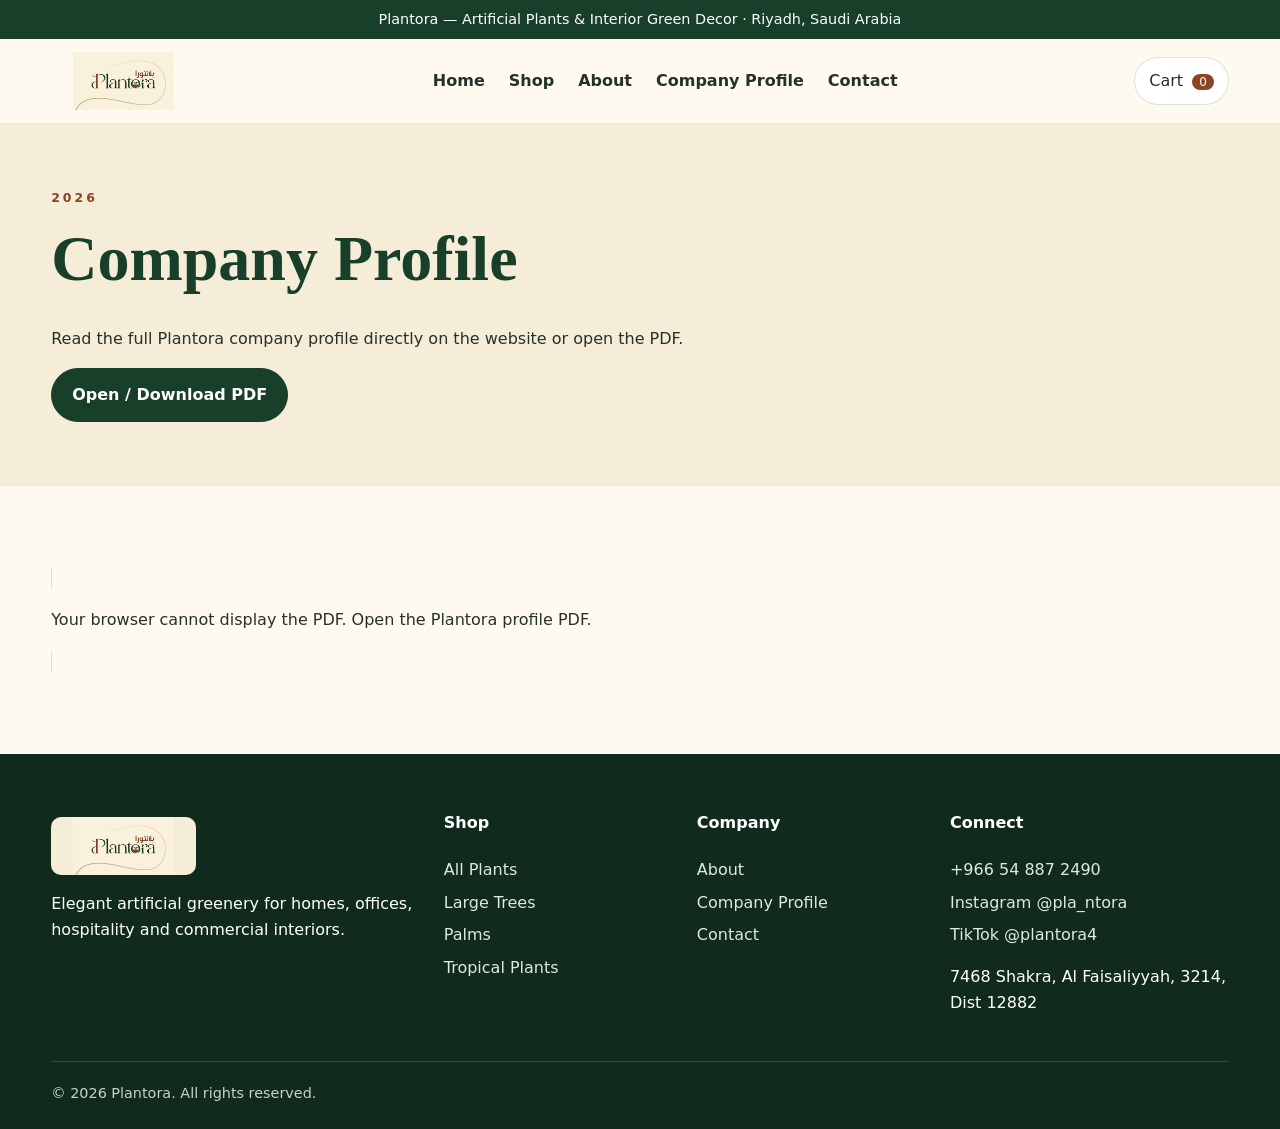
<file: profile.html>
<!doctype html><html lang="en"><head><meta charset="utf-8"><meta name="viewport" content="width=device-width,initial-scale=1"><title>Company Profile | Plantora</title><style id="plantora-inline-css">
:root{--cream:#f6edd8;--cream2:#fffaf0;--green:#173f2a;--green2:#365f43;--brown:#8a4527;--gold:#b8a06f;--ink:#25312b;--muted:#6f756f;--white:#fff;--shadow:0 18px 45px rgba(26,58,40,.12);--radius:24px}
*{box-sizing:border-box}html{scroll-behavior:smooth}body{margin:0;font-family:Inter,system-ui,-apple-system,Segoe UI,Arial,sans-serif;color:var(--ink);background:var(--cream2);line-height:1.6}a{color:inherit;text-decoration:none}img{max-width:100%;display:block}button,input,select,textarea{font:inherit}.serif,h1,h2,h3,.brand{font-family:Georgia,'Times New Roman',serif}.container{width:min(1200px,92%);margin:auto}.topbar{background:var(--green);color:#fff;text-align:center;padding:8px 12px;font-size:.9rem}.site-header{position:sticky;top:0;z-index:50;background:rgba(255,250,240,.95);backdrop-filter:blur(12px);border-bottom:1px solid rgba(23,63,42,.1)}.nav{height:84px;display:flex;align-items:center;justify-content:space-between;gap:24px}.logo{display:flex;align-items:center;gap:12px}.logo img{width:145px;height:58px;object-fit:contain}.nav-links{display:flex;gap:24px;align-items:center;font-weight:600}.nav-links a:hover{color:var(--brown)}.nav-actions{display:flex;align-items:center;gap:10px}.icon-btn{border:1px solid rgba(23,63,42,.15);background:#fff;border-radius:999px;padding:10px 14px;cursor:pointer}.badge{background:var(--brown);color:#fff;border-radius:999px;padding:1px 7px;font-size:.75rem;margin-left:4px}.menu-btn{display:none}.hero{min-height:72vh;background:linear-gradient(100deg,rgba(246,237,216,.96) 0%,rgba(246,237,216,.74) 44%,rgba(246,237,216,.14) 72%),var(--hero) center/cover no-repeat;display:flex;align-items:center;position:relative;overflow:hidden}.hero:after{content:'';position:absolute;inset:auto -10% -32% 28%;height:70%;border:2px solid rgba(184,160,111,.5);border-radius:50%}.hero-copy{max-width:640px;position:relative;z-index:2;padding:70px 0}.eyebrow{letter-spacing:.24em;text-transform:uppercase;color:var(--brown);font-weight:700;font-size:.78rem}.hero h1{font-size:clamp(3rem,7vw,6rem);line-height:.92;color:var(--green);margin:12px 0 22px}.hero h1 span{color:var(--brown)}.hero p{font-size:1.16rem;max-width:600px}.btn{display:inline-flex;align-items:center;justify-content:center;gap:8px;padding:13px 20px;border-radius:999px;border:1px solid var(--green);background:var(--green);color:#fff;font-weight:700;cursor:pointer;transition:.2s}.btn:hover{transform:translateY(-1px);box-shadow:0 8px 25px rgba(23,63,42,.16)}.btn.secondary{background:transparent;color:var(--green)}.btn.brown{background:var(--brown);border-color:var(--brown)}.hero-actions{display:flex;gap:12px;flex-wrap:wrap}.section{padding:80px 0}.section.alt{background:var(--cream)}.section-head{display:flex;align-items:end;justify-content:space-between;gap:30px;margin-bottom:34px}.section-head h2{font-size:clamp(2.2rem,4vw,4rem);line-height:1;color:var(--green);margin:0}.section-head p{max-width:560px;color:var(--muted)}.category-grid,.product-grid,.feature-grid{display:grid;gap:24px}.category-grid{grid-template-columns:repeat(4,1fr)}.category-card{position:relative;min-height:340px;border-radius:var(--radius);overflow:hidden;background:#ddd;box-shadow:var(--shadow)}.category-card img{width:100%;height:100%;object-fit:cover}.category-card:after{content:'';position:absolute;inset:0;background:linear-gradient(transparent 40%,rgba(16,44,29,.76))}.category-card .label{position:absolute;left:22px;bottom:20px;color:white;z-index:2}.category-card h3{font-size:1.8rem;margin:0}.product-grid{grid-template-columns:repeat(4,1fr)}.product-card{background:#fff;border:1px solid rgba(23,63,42,.09);border-radius:22px;overflow:hidden;transition:.25s;box-shadow:0 8px 20px rgba(0,0,0,.03)}.product-card:hover{transform:translateY(-5px);box-shadow:var(--shadow)}.product-image{aspect-ratio:4/5;background:#f3eee4;display:flex;align-items:center;justify-content:center;overflow:hidden}.product-image img{width:100%;height:100%;object-fit:contain}.product-info{padding:18px}.product-kicker{font-size:.82rem;color:var(--brown);font-weight:700}.product-info h3{font-size:1.25rem;margin:4px 0}.product-meta{display:flex;justify-content:space-between;gap:10px;color:var(--muted);font-size:.94rem}.price{font-weight:800;color:var(--green);font-size:1.1rem}.product-actions{display:flex;gap:8px;margin-top:14px}.product-actions .btn{flex:1;padding:10px 12px;font-size:.9rem}.split{display:grid;grid-template-columns:1.05fr .95fr;gap:50px;align-items:center}.split img{border-radius:30px;box-shadow:var(--shadow)}.stats{display:grid;grid-template-columns:repeat(3,1fr);gap:14px;margin-top:24px}.stat{background:#fff;padding:18px;border-radius:18px;border:1px solid rgba(23,63,42,.09)}.stat strong{display:block;font-size:1.8rem;color:var(--green)}.profile-banner{background:var(--green);color:#fff;border-radius:32px;padding:48px;display:flex;align-items:center;justify-content:space-between;gap:30px}.profile-banner h2{color:#fff;margin:0 0 8px;font-size:2.5rem}.footer{background:#102b1d;color:#fff;padding:56px 0 24px}.footer-grid{display:grid;grid-template-columns:1.3fr .8fr .8fr 1fr;gap:30px}.footer h4{margin-top:0}.footer a{display:block;color:#dfe8df;margin:7px 0}.footer .logo img{filter:none;background:#f6edd8;border-radius:10px}.copyright{border-top:1px solid rgba(255,255,255,.14);margin-top:30px;padding-top:20px;font-size:.9rem;color:#c6d3c8}.page-hero{padding:64px 0;background:var(--cream)}.page-hero h1{font-size:clamp(2.7rem,5vw,5rem);color:var(--green);margin:0 0 12px}.toolbar{display:flex;gap:12px;justify-content:space-between;flex-wrap:wrap;margin-bottom:28px}.search-wrap{display:flex;gap:10px;flex:1;min-width:260px}.input,.select{width:100%;padding:12px 14px;border:1px solid #d7d8d0;border-radius:14px;background:#fff}.shop-layout{display:grid;grid-template-columns:230px 1fr;gap:30px}.filters{background:#fff;border:1px solid #e1e1da;border-radius:18px;padding:20px;height:max-content;position:sticky;top:105px}.filters label{display:block;margin:10px 0}.cart-layout{display:grid;grid-template-columns:1fr 360px;gap:30px}.cart-item{display:grid;grid-template-columns:110px 1fr auto;gap:18px;align-items:center;padding:16px 0;border-bottom:1px solid #e6e1d7}.cart-item img{width:100px;height:120px;object-fit:contain;background:#f5efe4;border-radius:14px}.qty{display:inline-flex;border:1px solid #ddd;border-radius:999px;overflow:hidden}.qty button{border:0;background:#fff;padding:6px 11px;cursor:pointer}.qty span{padding:6px 10px}.summary-card{background:#fff;border:1px solid #e6e1d7;border-radius:20px;padding:22px;height:max-content;position:sticky;top:110px}.summary-row{display:flex;justify-content:space-between;margin:10px 0}.summary-row.total{font-weight:800;font-size:1.2rem;border-top:1px solid #ddd;padding-top:14px}.checkout-grid{display:grid;grid-template-columns:1.2fr .8fr;gap:30px}.form-card{background:#fff;border:1px solid #e6e1d7;border-radius:20px;padding:24px}.form-grid{display:grid;grid-template-columns:1fr 1fr;gap:14px}.form-group{margin-bottom:14px}.form-group label{display:block;font-weight:700;margin-bottom:6px}.form-group.full{grid-column:1/-1}.product-detail{display:grid;grid-template-columns:1fr 1fr;gap:44px;align-items:start}.detail-image{background:#f4efe5;border-radius:30px;padding:20px}.detail-image img{width:100%;height:70vh;object-fit:contain}.detail-content h1{font-size:3rem;color:var(--green);margin-bottom:6px}.detail-price{font-size:1.8rem;font-weight:800;color:var(--brown)}.chips{display:flex;gap:8px;flex-wrap:wrap;margin:14px 0}.chip{background:var(--cream);padding:7px 12px;border-radius:999px;font-size:.88rem}.notice{background:#fff4d8;border:1px solid #ecd69c;padding:14px;border-radius:14px}.contact-cards{display:grid;grid-template-columns:repeat(4,1fr);gap:18px}.contact-card{background:#fff;border:1px solid #e4dfd4;border-radius:18px;padding:20px}.social-links{display:flex;gap:12px;flex-wrap:wrap}.social-link{display:inline-flex;align-items:center;gap:8px;padding:12px 16px;background:#fff;border:1px solid #ddd;border-radius:999px}.pdf-frame{width:100%;height:78vh;border:1px solid #ddd;border-radius:18px;background:#fff}.toast{position:fixed;right:20px;bottom:20px;background:var(--green);color:#fff;padding:14px 18px;border-radius:12px;opacity:0;transform:translateY(15px);pointer-events:none;transition:.25s;z-index:100}.toast.show{opacity:1;transform:none}.empty{padding:50px;text-align:center;background:#fff;border-radius:20px;border:1px solid #eee}.slider{position:relative;overflow:hidden;border-radius:30px;box-shadow:var(--shadow);height:560px}.slide{position:absolute;inset:0;opacity:0;transition:opacity .8s ease}.slide.active{opacity:1}.slide img{width:100%;height:100%;object-fit:cover}.slide-overlay{position:absolute;inset:0;background:linear-gradient(90deg,rgba(16,43,29,.75),transparent 62%)}.slide-copy{position:absolute;left:7%;bottom:10%;z-index:2;color:#fff;max-width:540px}.slide-copy h2{font-size:3.8rem;line-height:1;margin:0 0 12px;color:#fff}.slider-dots{position:absolute;bottom:18px;right:24px;display:flex;gap:7px;z-index:3}.slider-dot{width:10px;height:10px;border-radius:50%;background:rgba(255,255,255,.45);border:0;cursor:pointer}.slider-dot.active{background:#fff}
@media(max-width:980px){.nav-links{display:none;position:absolute;top:84px;left:0;right:0;background:var(--cream2);padding:20px;flex-direction:column;border-bottom:1px solid #ddd}.nav-links.open{display:flex}.menu-btn{display:inline-flex}.category-grid,.product-grid{grid-template-columns:repeat(2,1fr)}.split,.cart-layout,.checkout-grid,.product-detail,.shop-layout{grid-template-columns:1fr}.filters,.summary-card{position:static}.footer-grid{grid-template-columns:1fr 1fr}.contact-cards{grid-template-columns:1fr 1fr}}
@media(max-width:620px){.nav{height:72px}.logo img{width:118px;height:48px}.nav-links{top:72px}.hero{min-height:66vh}.section{padding:56px 0}.category-grid,.product-grid,.contact-cards,.footer-grid,.form-grid{grid-template-columns:1fr}.section-head{align-items:start;flex-direction:column}.profile-banner{padding:28px;flex-direction:column;align-items:start}.slider{height:480px}.slide-copy h2{font-size:2.5rem}.product-detail .detail-image img{height:52vh}.detail-content h1{font-size:2.3rem}.cart-item{grid-template-columns:80px 1fr}.cart-item>div:last-child{grid-column:2}.stats{grid-template-columns:1fr}}

/* ===== Animated home hero slider ===== */
.hero-slider{height:min(780px,82vh);min-height:610px;position:relative;overflow:hidden;background:linear-gradient(135deg,var(--cream2),var(--cream));isolation:isolate}
.hero-track,.hero-slide{position:absolute;inset:0}
.hero-slide{opacity:0;visibility:hidden;transform:translateX(7%);transition:opacity .8s ease,transform .9s cubic-bezier(.22,.75,.2,1),visibility .8s;pointer-events:none}
.hero-slide.active{opacity:1;visibility:visible;transform:translateX(0);pointer-events:auto;z-index:2}
.hero-slide.leaving-left{opacity:0;visibility:visible;transform:translateX(-7%);z-index:1}.hero-slide.leaving-right{opacity:0;visibility:visible;transform:translateX(7%);z-index:1}
.hero-slide.entering-right{transform:translateX(7%)}.hero-slide.entering-left{transform:translateX(-7%)}
.hero-slide-inner{height:100%;display:grid;grid-template-columns:.92fr 1.08fr;align-items:center;gap:3vw;position:relative;z-index:2}
.hero-bg-shape{position:absolute;width:72vw;height:72vw;right:-21vw;top:-31vw;border:2px solid rgba(184,160,111,.45);border-radius:50%;z-index:0}.hero-bg-shape:after{content:'';position:absolute;inset:6%;border:1px solid rgba(184,160,111,.25);border-radius:50%}
.hero-copy-block{padding:55px 0 72px;position:relative;z-index:3}.hero-copy-block h1{font-size:clamp(3.3rem,6.4vw,6.6rem);line-height:.91;color:var(--green);margin:12px 0 24px;letter-spacing:-.045em}.hero-copy-block h1 span{color:var(--brown)}.hero-copy-block p{font-size:1.12rem;max-width:600px;color:#4e5a53}.hero-meta{display:flex;flex-wrap:wrap;gap:10px;margin-top:24px}.hero-meta span{border:1px solid rgba(23,63,42,.14);background:rgba(255,255,255,.62);backdrop-filter:blur(8px);border-radius:999px;padding:7px 12px;font-size:.85rem;color:var(--green);font-weight:700}
.hero-photo-wrap{height:88%;display:flex;align-items:center;justify-content:center;position:relative}.hero-photo-wrap img{width:100%;height:100%;object-fit:contain;object-position:center;position:relative;z-index:2;filter:drop-shadow(0 28px 28px rgba(23,63,42,.16));animation:plantFloat 5.5s ease-in-out infinite}.hero-photo-halo{position:absolute;width:78%;aspect-ratio:1;border-radius:50%;background:radial-gradient(circle,rgba(255,255,255,.95),rgba(246,237,216,.22) 68%,transparent 70%);filter:blur(1px)}
.hero-slide.active .hero-animate{animation:heroTextIn .75s both}.hero-slide.active .hero-animate:nth-child(2){animation-delay:.08s}.hero-slide.active .hero-animate:nth-child(3){animation-delay:.16s}.hero-slide.active .hero-animate:nth-child(4){animation-delay:.24s}.hero-slide.active .hero-animate:nth-child(5){animation-delay:.32s}
.hero-arrow,.slider-arrow{position:absolute;z-index:8;border:1px solid rgba(23,63,42,.15);background:rgba(255,255,255,.76);backdrop-filter:blur(10px);color:var(--green);width:48px;height:48px;border-radius:50%;font-size:2rem;line-height:1;display:grid;place-items:center;cursor:pointer;transition:.25s}.hero-arrow:hover,.slider-arrow:hover{background:var(--green);color:#fff;transform:scale(1.05)}.hero-prev{left:22px;top:50%}.hero-next{right:22px;top:50%}
.hero-dots{position:absolute;left:50%;bottom:30px;transform:translateX(-50%);z-index:9;display:flex;gap:8px}.hero-dot{border:0;background:transparent;padding:6px;cursor:pointer;color:rgba(23,63,42,.45);font-weight:800;font-size:.72rem}.hero-dot:after{content:'';display:block;width:32px;height:3px;margin-top:3px;background:rgba(23,63,42,.18);transition:.3s}.hero-dot.active{color:var(--brown)}.hero-dot.active:after{background:var(--brown);width:54px}
.hero-progress{position:absolute;left:0;bottom:0;width:100%;height:3px;background:rgba(23,63,42,.08);z-index:10}.hero-progress span{display:block;height:100%;width:0;background:var(--brown)}
@keyframes heroProgress{from{width:0}to{width:100%}}@keyframes heroTextIn{from{opacity:0;transform:translateY(28px)}to{opacity:1;transform:none}}@keyframes plantFloat{0%,100%{transform:translateY(0) scale(1)}50%{transform:translateY(-10px) scale(1.006)}}

/* ===== Moving collection slider ===== */
.slider{position:relative;overflow:hidden;border-radius:30px;box-shadow:var(--shadow);height:560px;background:#172f22}.collection-track{height:100%;display:flex;transition:transform .8s cubic-bezier(.22,.75,.2,1);will-change:transform}.collection-track .slide{position:relative;inset:auto;opacity:1;min-width:100%;height:100%;transition:none;overflow:hidden}.collection-track .slide img{width:100%;height:100%;object-fit:cover;transform:scale(1.04);transition:transform 6s ease}.slider:hover .slide img{transform:scale(1.08)}.slider-prev{left:20px;top:50%;transform:translateY(-50%)}.slider-next{right:20px;top:50%;transform:translateY(-50%)}.slider-prev:hover,.slider-next:hover{transform:translateY(-50%) scale(1.05)}

/* ===== Scroll reveal ===== */
.reveal{opacity:0;transform:translateY(26px);transition:opacity .7s ease var(--delay,0ms),transform .8s cubic-bezier(.22,.75,.2,1) var(--delay,0ms)}.reveal.revealed{opacity:1;transform:none}.category-card.revealed img{animation:gentleZoom 7s ease-out both}@keyframes gentleZoom{from{transform:scale(1.06)}to{transform:scale(1)}}
@media(prefers-reduced-motion:reduce){*,*:before,*:after{scroll-behavior:auto!important;animation-duration:.001ms!important;animation-iteration-count:1!important;transition-duration:.001ms!important}.reveal{opacity:1;transform:none}}

@media(max-width:900px){.hero-slider{height:auto;min-height:720px}.hero-slide-inner{grid-template-columns:1fr 1fr;gap:8px}.hero-copy-block h1{font-size:clamp(2.8rem,8vw,4.8rem)}.hero-photo-wrap{height:72%}.hero-prev{left:10px}.hero-next{right:10px}}
@media(max-width:620px){.hero-slider{min-height:760px;height:78vh}.hero-slide-inner{grid-template-columns:1fr;grid-template-rows:auto 46%;padding-top:20px}.hero-copy-block{padding:54px 4px 0}.hero-copy-block h1{font-size:clamp(2.65rem,13vw,4rem)}.hero-copy-block p{font-size:1rem}.hero-photo-wrap{height:100%;margin-top:-12px}.hero-arrow{width:40px;height:40px;font-size:1.6rem;top:62%}.hero-dots{bottom:16px}.hero-meta{display:none}.slider{height:500px}.slide-copy{left:9%;right:8%;bottom:12%}.slide-copy h2{font-size:2.35rem}.slider-arrow{width:40px;height:40px}}

/* ===== v3 Full-screen cinematic hero slider ===== */
.hero-slider{width:100%;max-width:none;min-height:560px;height:calc(100vh - 120px);position:relative;overflow:hidden;background:#0e2217;isolation:isolate}
.hero-track,.hero-slide{position:absolute;inset:0;width:100%;height:100%}
.hero-slide{opacity:0;visibility:hidden;transition:opacity .8s ease,visibility .8s;pointer-events:none;overflow:hidden;background:#102b1d}
.hero-slide.active{opacity:1;visibility:visible;pointer-events:auto;z-index:2}.hero-slide.leaving{opacity:0;visibility:visible;z-index:1}
.hero-cinematic-bg{position:absolute;inset:-5%;width:110%;height:110%;object-fit:cover;filter:blur(28px) saturate(.9) brightness(.7);transform:scale(1.12);opacity:.76;z-index:0}
.hero-cinematic-image{position:absolute;inset:0;width:100%;height:100%;object-fit:cover;object-position:center 52%;z-index:1;transform-origin:center center}
.hero-slide.active .hero-cinematic-image{animation:cinematicKenBurns 2s linear both}.hero-slide.active .hero-cinematic-bg{animation:cinematicBg 2s linear both}
.hero-cinematic-overlay{position:absolute;inset:0;z-index:2;background:linear-gradient(90deg,rgba(8,27,17,.78) 0%,rgba(8,27,17,.54) 35%,rgba(8,27,17,.16) 66%,rgba(8,27,17,.08) 100%),linear-gradient(0deg,rgba(8,27,17,.34),transparent 38%)}
.hero-cinematic-content{height:100%;position:relative;z-index:3;display:flex;align-items:center}.hero-cinematic-copy{max-width:720px;color:#fff;padding:46px 0 72px;text-shadow:0 2px 16px rgba(0,0,0,.18)}
.hero-cinematic-copy .eyebrow{color:#eddcb8}.hero-cinematic-copy h1{font-size:clamp(3.1rem,6.8vw,7rem);line-height:.88;margin:10px 0 22px;color:#fff;letter-spacing:-.045em}.hero-cinematic-copy h1 span{color:#f0c49f}.hero-cinematic-copy p{font-size:clamp(1rem,1.45vw,1.22rem);max-width:620px;color:rgba(255,255,255,.9)}
.hero-cinematic-copy .btn{background:#fff;color:var(--green);border-color:#fff}.hero-cinematic-copy .hero-glass-btn{background:rgba(255,255,255,.08);color:#fff;border-color:rgba(255,255,255,.48);backdrop-filter:blur(8px)}.hero-cinematic-copy .hero-glass-btn:hover{background:rgba(255,255,255,.18)}
.hero-cinematic-copy .hero-meta span{background:rgba(10,35,22,.34);color:#fff;border-color:rgba(255,255,255,.3)}
.hero-slider .hero-arrow{background:rgba(12,37,24,.36);color:#fff;border-color:rgba(255,255,255,.34)}.hero-slider .hero-arrow:hover{background:#fff;color:var(--green)}.hero-slider .hero-dot{color:rgba(255,255,255,.7)}.hero-slider .hero-dot:after{background:rgba(255,255,255,.3)}.hero-slider .hero-dot.active{color:#fff}.hero-slider .hero-dot.active:after{background:#fff}.hero-slider .hero-progress{background:rgba(255,255,255,.16)}.hero-slider .hero-progress span{background:#e9c69c}
@keyframes cinematicKenBurns{0%{transform:scale(1.02) translate3d(0,0,0)}100%{transform:scale(1.10) translate3d(-1.5%,-1%,0)}}
@keyframes cinematicBg{0%{transform:scale(1.13) translate3d(0,0,0)}100%{transform:scale(1.20) translate3d(1.2%,.8%,0)}}
@media(max-width:900px){.hero-slider{min-height:560px}.hero-cinematic-image{object-position:center center}.hero-cinematic-copy{max-width:620px;padding:36px 0 70px}.hero-cinematic-overlay{background:linear-gradient(90deg,rgba(8,27,17,.75),rgba(8,27,17,.25)),linear-gradient(0deg,rgba(8,27,17,.38),transparent 45%)}}
@media(max-width:620px){.hero-slider{width:100%;min-height:520px}.hero-cinematic-copy{padding:28px 0 76px}.hero-cinematic-copy h1{font-size:clamp(2.6rem,13vw,4.3rem)}.hero-cinematic-copy p{max-width:88%;font-size:1rem}.hero-cinematic-image{object-position:58% center}.hero-arrow{top:58%}.hero-dots{bottom:14px}.hero-meta{display:none}}
@media(prefers-reduced-motion:reduce){.hero-slide.active .hero-cinematic-image,.hero-slide.active .hero-cinematic-bg{animation:none!important}}

/* ===== Plantora v4 — professional e-commerce hero ===== */
.hero-slider{
  width:100%;max-width:none;position:relative;overflow:hidden;isolation:isolate;
  background:#102b1d;margin:0;padding:0;
}
.hero-track,.hero-slide{position:absolute;inset:0;width:100%;height:100%}
.hero-slide{opacity:0;visibility:hidden;pointer-events:none;overflow:hidden;transition:opacity .65s ease,visibility .65s ease;background:#efe7d6}
.hero-slide.active{opacity:1;visibility:visible;pointer-events:auto;z-index:2}
.hero-slide.leaving{opacity:0;visibility:visible;z-index:1}
.hero-cinematic-bg{
  position:absolute;inset:-8%;width:116%;height:116%;object-fit:cover;object-position:center;
  filter:blur(42px) saturate(.72) brightness(.72);opacity:.52;z-index:0;transform:scale(1.08)
}
.hero-commerce-overlay{
  position:absolute;inset:0;z-index:1;
  background:
    linear-gradient(90deg,rgba(247,239,222,.985) 0%,rgba(247,239,222,.965) 38%,rgba(247,239,222,.76) 55%,rgba(247,239,222,.18) 78%,rgba(247,239,222,.08) 100%),
    linear-gradient(180deg,rgba(255,255,255,.08),rgba(23,63,42,.05));
}
.hero-commerce-grid{
  height:100%;position:relative;z-index:3;display:grid;grid-template-columns:minmax(0,1.02fr) minmax(420px,.98fr);
  align-items:center;gap:clamp(28px,5vw,84px);padding-top:clamp(22px,4vh,52px);padding-bottom:clamp(54px,7vh,90px)
}
.hero-commerce-copy{max-width:690px;padding-left:clamp(0px,1vw,12px);align-self:center}
.hero-tag{display:inline-flex;align-items:center;min-height:30px;padding:6px 12px;border-radius:999px;background:rgba(138,69,39,.09);border:1px solid rgba(138,69,39,.18);color:var(--brown);font-size:.72rem;letter-spacing:.18em;font-weight:800;margin-bottom:18px}
.hero-commerce-copy .eyebrow{color:var(--green);opacity:.8;margin-bottom:10px}
.hero-commerce-copy h1{font-size:clamp(3.1rem,6.3vw,7.2rem);line-height:.88;letter-spacing:-.05em;margin:0 0 24px;color:var(--green);max-width:760px}
.hero-commerce-copy h1 span{color:var(--brown)}
.hero-commerce-copy p{font-size:clamp(1rem,1.3vw,1.2rem);line-height:1.7;color:#4f5c55;max-width:610px;margin:0 0 28px}
.hero-commerce-copy .hero-actions{display:flex;gap:12px;flex-wrap:wrap;margin-bottom:28px}
.hero-commerce-copy .hero-primary{background:var(--green);border-color:var(--green);color:#fff;padding:14px 22px}
.hero-commerce-copy .hero-secondary{background:rgba(255,255,255,.62);border-color:rgba(23,63,42,.28);color:var(--green);padding:14px 22px;backdrop-filter:blur(12px)}
.hero-commerce-copy .hero-secondary:hover{background:#fff}
.hero-meta{display:flex;flex-wrap:wrap;gap:10px}
.hero-meta span{display:inline-flex;gap:6px;align-items:center;border:1px solid rgba(23,63,42,.13);background:rgba(255,255,255,.7);border-radius:999px;padding:8px 12px;color:#425148;font-size:.86rem;backdrop-filter:blur(8px)}
.hero-meta b{color:var(--green);font-weight:800}
.hero-product-stage{position:relative;height:min(76vh,720px);min-height:460px;width:100%;display:flex;align-items:center;justify-content:center;align-self:center}
.hero-product-halo{position:absolute;width:86%;aspect-ratio:1;border-radius:50%;background:radial-gradient(circle at 50% 45%,rgba(255,255,255,.9),rgba(255,255,255,.34) 46%,rgba(184,160,111,.1) 70%,transparent 72%);filter:drop-shadow(0 26px 48px rgba(29,58,41,.13))}
.hero-product-image{position:relative;z-index:2;width:min(88%,640px);height:100%;object-fit:contain;object-position:center;filter:drop-shadow(0 28px 28px rgba(27,49,36,.2));transform-origin:center 55%}
.hero-product-caption{position:absolute;right:0;bottom:7%;z-index:4;background:rgba(255,250,240,.88);backdrop-filter:blur(12px);border:1px solid rgba(23,63,42,.1);padding:13px 17px;border-radius:16px;min-width:180px;box-shadow:0 12px 34px rgba(23,63,42,.1)}
.hero-product-caption span{display:block;color:var(--brown);font-size:.68rem;letter-spacing:.16em;font-weight:800;margin-bottom:2px}.hero-product-caption strong{font-family:Georgia,'Times New Roman',serif;color:var(--green);font-size:1.06rem;font-weight:700}
.hero-slide.active .hero-product-image{animation:plantoraProductMotion 2s ease-out both}
.hero-slide.active .hero-cinematic-bg{animation:plantoraBgMotion 2s linear both}
.hero-slide.active .hero-animate{animation:heroTextIn .56s both}
.hero-slide.active .hero-animate:nth-child(2){animation-delay:.05s}.hero-slide.active .hero-animate:nth-child(3){animation-delay:.1s}.hero-slide.active .hero-animate:nth-child(4){animation-delay:.15s}.hero-slide.active .hero-animate:nth-child(5){animation-delay:.2s}.hero-slide.active .hero-animate:nth-child(6){animation-delay:.25s}
.hero-slider .hero-arrow{position:absolute;top:50%;transform:translateY(-50%);z-index:8;width:48px;height:48px;border-radius:50%;border:1px solid rgba(23,63,42,.16);background:rgba(255,250,240,.82);color:var(--green);backdrop-filter:blur(14px);box-shadow:0 8px 24px rgba(23,63,42,.08);transition:.2s}
.hero-slider .hero-arrow:hover{background:var(--green);color:#fff;transform:translateY(-50%) scale(1.04)}
.hero-slider .hero-prev{left:clamp(14px,2vw,30px)}.hero-slider .hero-next{right:clamp(14px,2vw,30px)}
.hero-dots{position:absolute;left:50%;bottom:22px;transform:translateX(-50%);z-index:9;display:flex;gap:8px;align-items:center;background:rgba(255,250,240,.82);padding:6px 8px;border-radius:999px;border:1px solid rgba(23,63,42,.1);backdrop-filter:blur(14px);box-shadow:0 8px 24px rgba(23,63,42,.08)}
.hero-dot{border:0;background:transparent;padding:6px 9px;border-radius:999px;cursor:pointer;color:rgba(23,63,42,.5);font-weight:800;display:flex;align-items:center;gap:6px;transition:.2s}
.hero-dot span{font-size:.76rem}.hero-dot em{font-style:normal;font-size:.68rem;font-weight:700;display:none}.hero-dot:after{display:none!important}
.hero-dot.active{background:var(--green);color:#fff}.hero-dot.active em{display:inline}
.hero-progress{position:absolute;left:0;bottom:0;width:100%;height:3px;background:rgba(23,63,42,.08);z-index:10}.hero-progress span{display:block;height:100%;width:0;background:linear-gradient(90deg,var(--brown),var(--gold))}
@keyframes plantoraProductMotion{0%{transform:scale(.985) translate3d(1%,1%,0)}100%{transform:scale(1.035) translate3d(-.7%,-.5%,0)}}
@keyframes plantoraBgMotion{0%{transform:scale(1.08) translate3d(-.5%,0,0)}100%{transform:scale(1.14) translate3d(.8%,-.4%,0)}}
@media(max-width:1050px){
  .hero-commerce-grid{grid-template-columns:minmax(0,.95fr) minmax(360px,1.05fr);gap:20px}
  .hero-commerce-copy h1{font-size:clamp(3rem,7vw,5.7rem)}
  .hero-product-stage{height:min(70vh,650px)}
}
@media(max-width:780px){
  .hero-commerce-overlay{background:linear-gradient(180deg,rgba(247,239,222,.99) 0%,rgba(247,239,222,.92) 46%,rgba(247,239,222,.42) 68%,rgba(247,239,222,.14) 100%)}
  .hero-commerce-grid{grid-template-columns:1fr;grid-template-rows:auto minmax(250px,1fr);gap:0;padding-top:26px;padding-bottom:58px;align-items:start}
  .hero-commerce-copy{padding:10px 5px 0;max-width:92%}
  .hero-commerce-copy h1{font-size:clamp(2.65rem,10.5vw,4.8rem);line-height:.9;margin-bottom:16px}
  .hero-commerce-copy p{font-size:1rem;line-height:1.55;max-width:620px;margin-bottom:18px}
  .hero-commerce-copy .hero-actions{margin-bottom:15px}
  .hero-product-stage{height:100%;min-height:250px;max-height:none;margin-top:-18px;align-self:stretch}
  .hero-product-image{width:min(72%,430px);height:100%;max-height:430px}
  .hero-product-halo{width:62%}.hero-product-caption{display:none}
  .hero-slider .hero-arrow{width:42px;height:42px;font-size:1.55rem;top:68%}
  .hero-meta{display:none}.hero-dots{bottom:15px}
}
@media(max-width:520px){
  .hero-commerce-grid{padding-top:16px;padding-bottom:54px;grid-template-rows:auto minmax(210px,1fr)}
  .hero-tag{margin-bottom:10px}.hero-commerce-copy .eyebrow{font-size:.68rem;letter-spacing:.16em}
  .hero-commerce-copy h1{font-size:clamp(2.35rem,12vw,3.7rem);margin-bottom:12px}
  .hero-commerce-copy p{font-size:.94rem;margin-bottom:14px}
  .hero-commerce-copy .hero-actions{gap:8px}.hero-commerce-copy .btn{padding:11px 14px;font-size:.84rem}
  .hero-product-stage{min-height:210px;margin-top:-10px}.hero-product-image{width:min(80%,360px);max-height:340px}
  .hero-slider .hero-arrow{display:none}.hero-dots{bottom:12px}.hero-dot{padding:5px 8px}.hero-dot.active em{display:none}
}
@media(prefers-reduced-motion:reduce){.hero-slide.active .hero-product-image,.hero-slide.active .hero-cinematic-bg{animation:none!important}}

/* ===== Plantora v5 — full-bleed reference-style hero slider ===== */
.hero-slider{width:100%;max-width:none;position:relative;overflow:hidden;isolation:isolate;background:#0f281b;margin:0;padding:0}
.hero-track,.hero-slide{position:absolute;inset:0;width:100%;height:100%}
.hero-slide{opacity:0;visibility:hidden;pointer-events:none;overflow:hidden;transition:opacity .75s cubic-bezier(.22,.61,.36,1),visibility .75s ease;background:#0f281b}
.hero-slide.active{opacity:1;visibility:visible;pointer-events:auto;z-index:2}
.hero-slide.leaving{opacity:0;visibility:visible;z-index:1}
.awtar-hero-image{position:absolute;inset:0;width:100%;height:100%;object-fit:cover;object-position:center 52%;transform:scale(1.015);transform-origin:center center;will-change:transform}
.hero-slide.active .awtar-hero-image{animation:awtarHeroMotion 2s ease-out both}
.awtar-hero-shade{position:absolute;inset:0;z-index:1;background:linear-gradient(90deg,rgba(8,27,17,.76) 0%,rgba(8,27,17,.58) 31%,rgba(8,27,17,.25) 58%,rgba(8,27,17,.10) 100%),linear-gradient(0deg,rgba(6,21,13,.40) 0%,transparent 42%)}
.awtar-hero-content{position:relative;z-index:3;height:100%;display:flex;align-items:center}
.awtar-hero-copy{width:min(720px,62vw);color:#fff;padding:48px 0 96px;text-shadow:0 4px 20px rgba(0,0,0,.22)}
.awtar-hero-kicker{display:inline-flex;align-items:center;gap:10px;color:#f0d7b6;letter-spacing:.22em;text-transform:uppercase;font-size:.78rem;font-weight:800;margin-bottom:18px}
.awtar-hero-kicker:before{content:"";display:block;width:42px;height:1px;background:#f0d7b6}
.awtar-hero-copy h1{font-family:Georgia,'Times New Roman',serif;font-size:clamp(3rem,6.3vw,6.7rem);line-height:.93;letter-spacing:-.045em;margin:0 0 22px;color:#fff;max-width:790px}
.awtar-hero-copy h1 span{color:#e9c69c}
.awtar-hero-copy p{font-size:clamp(1rem,1.4vw,1.2rem);line-height:1.75;color:rgba(255,255,255,.92);max-width:600px;margin:0 0 28px}
.awtar-hero-actions{display:flex;align-items:center;gap:12px;flex-wrap:wrap}
.awtar-hero-actions .btn{min-width:150px;padding:14px 22px;border-radius:5px;text-transform:uppercase;letter-spacing:.08em;font-size:.79rem}
.awtar-hero-actions .primary{background:#fff;color:var(--green);border-color:#fff}
.awtar-hero-actions .ghost{background:transparent;color:#fff;border-color:rgba(255,255,255,.7)}
.awtar-hero-actions .ghost:hover{background:#fff;color:var(--green)}
.awtar-hero-sidecard{position:absolute;right:clamp(26px,5vw,84px);bottom:56px;z-index:4;color:#fff;display:grid;grid-template-columns:auto auto auto;gap:20px;background:rgba(10,31,20,.34);border:1px solid rgba(255,255,255,.20);backdrop-filter:blur(10px);padding:12px 16px}
.awtar-hero-sidecard div{display:flex;flex-direction:column;gap:1px}.awtar-hero-sidecard span{font-size:.67rem;text-transform:uppercase;letter-spacing:.14em;color:rgba(255,255,255,.7)}.awtar-hero-sidecard strong{font-size:.92rem;color:#fff;font-weight:700}
.hero-slider .hero-arrow{position:absolute;top:50%;transform:translateY(-50%);z-index:8;width:48px;height:48px;border-radius:0;border:1px solid rgba(255,255,255,.48);background:rgba(8,27,17,.24);color:#fff;backdrop-filter:blur(8px);box-shadow:none;transition:.22s;font-size:2rem;line-height:1}
.hero-slider .hero-arrow:hover{background:#fff;color:var(--green);transform:translateY(-50%)}
.hero-slider .hero-prev{left:20px}.hero-slider .hero-next{right:20px}
.hero-dots{position:absolute;left:50%;bottom:28px;transform:translateX(-50%);z-index:9;display:flex;gap:10px;align-items:center;background:transparent;padding:0;border:0;box-shadow:none;backdrop-filter:none}
.hero-dot{width:34px;height:3px;padding:0;border:0;border-radius:0;background:rgba(255,255,255,.42);overflow:hidden;display:block;position:relative;color:transparent}
.hero-dot span,.hero-dot em{display:none!important}.hero-dot:after{display:none!important}.hero-dot.active{background:#fff}
.hero-progress{position:absolute;left:0;bottom:0;width:100%;height:3px;background:rgba(255,255,255,.12);z-index:10}.hero-progress span{display:block;height:100%;width:0;background:#e9c69c}
.hero-slide.active .awtar-in{animation:awtarTextIn .65s cubic-bezier(.22,.61,.36,1) both}.hero-slide.active .awtar-in:nth-child(2){animation-delay:.06s}.hero-slide.active .awtar-in:nth-child(3){animation-delay:.12s}.hero-slide.active .awtar-in:nth-child(4){animation-delay:.18s}
@keyframes awtarHeroMotion{0%{transform:scale(1.015) translate3d(0,0,0)}100%{transform:scale(1.065) translate3d(-.7%,-.4%,0)}}
@keyframes awtarTextIn{0%{opacity:0;transform:translateY(24px)}100%{opacity:1;transform:translateY(0)}}
@media(max-width:900px){.awtar-hero-copy{width:min(650px,78vw);padding-bottom:110px}.awtar-hero-image{object-position:center center}.awtar-hero-sidecard{right:20px;bottom:58px}}
@media(max-width:680px){.awtar-hero-shade{background:linear-gradient(90deg,rgba(8,27,17,.77),rgba(8,27,17,.36)),linear-gradient(0deg,rgba(6,21,13,.5),transparent 55%)}.awtar-hero-copy{width:88%;padding:34px 0 104px}.awtar-hero-copy h1{font-size:clamp(2.7rem,13vw,4.6rem)}.awtar-hero-copy p{font-size:.98rem;max-width:92%}.awtar-hero-sidecard{display:none}.hero-slider .hero-arrow{width:42px;height:42px}.hero-slider .hero-prev{left:10px}.hero-slider .hero-next{right:10px}.hero-dots{bottom:22px}}
@media(prefers-reduced-motion:reduce){.hero-slide.active .awtar-hero-image,.hero-slide.active .awtar-in{animation:none!important}}

/* v6 — seamless hero crossfade: no white/green blink between slides */
.hero-slider{background:#0f281b}
.hero-track{background:#0f281b}
.hero-slide{
  opacity:0;
  visibility:visible;
  z-index:0;
  pointer-events:none;
  transition:opacity .7s cubic-bezier(.22,.61,.36,1);
  background:#0f281b;
}
.hero-slide.active{
  opacity:1;
  visibility:visible;
  z-index:3;
  pointer-events:auto;
}
.hero-slide.leaving{
  opacity:1;
  visibility:visible;
  z-index:2;
  pointer-events:none;
  transition:none;
}
.awtar-hero-image{
  backface-visibility:hidden;
  -webkit-backface-visibility:hidden;
  transform:translateZ(0) scale(1.015);
  -webkit-transform:translateZ(0) scale(1.015);
}

/* v7: single-image hero. No carousel controls or cross-slide transitions. */
.single-hero .hero-slide{opacity:1!important;visibility:visible!important;pointer-events:auto!important;transform:none!important;transition:none!important}
.single-hero .awtar-hero-image{animation:none!important;transform:none!important;will-change:auto}
.single-hero .hero-arrow,.single-hero .hero-dots,.single-hero .hero-progress{display:none!important}

</style><link rel="stylesheet" href="assets/css/style.css"></head><body><div data-header></div><main><section class="page-hero"><div class="container"><div class="eyebrow">2026</div><h1>Company Profile</h1><p>Read the full Plantora company profile directly on the website or open the PDF.</p><a class="btn" href="profile/Plantora_Company_Profile_2026.pdf" target="_blank">Open / Download PDF</a></div></section><section class="section"><div class="container"><object class="pdf-frame" data="profile/Plantora_Company_Profile_2026.pdf" type="application/pdf"><p>Your browser cannot display the PDF. <a href="profile/Plantora_Company_Profile_2026.pdf">Open the Plantora profile PDF</a>.</p></object></div></section></main><div data-footer></div><script src="assets/js/products.js"></script><script src="assets/js/app.js"></script></body></html>
</file>
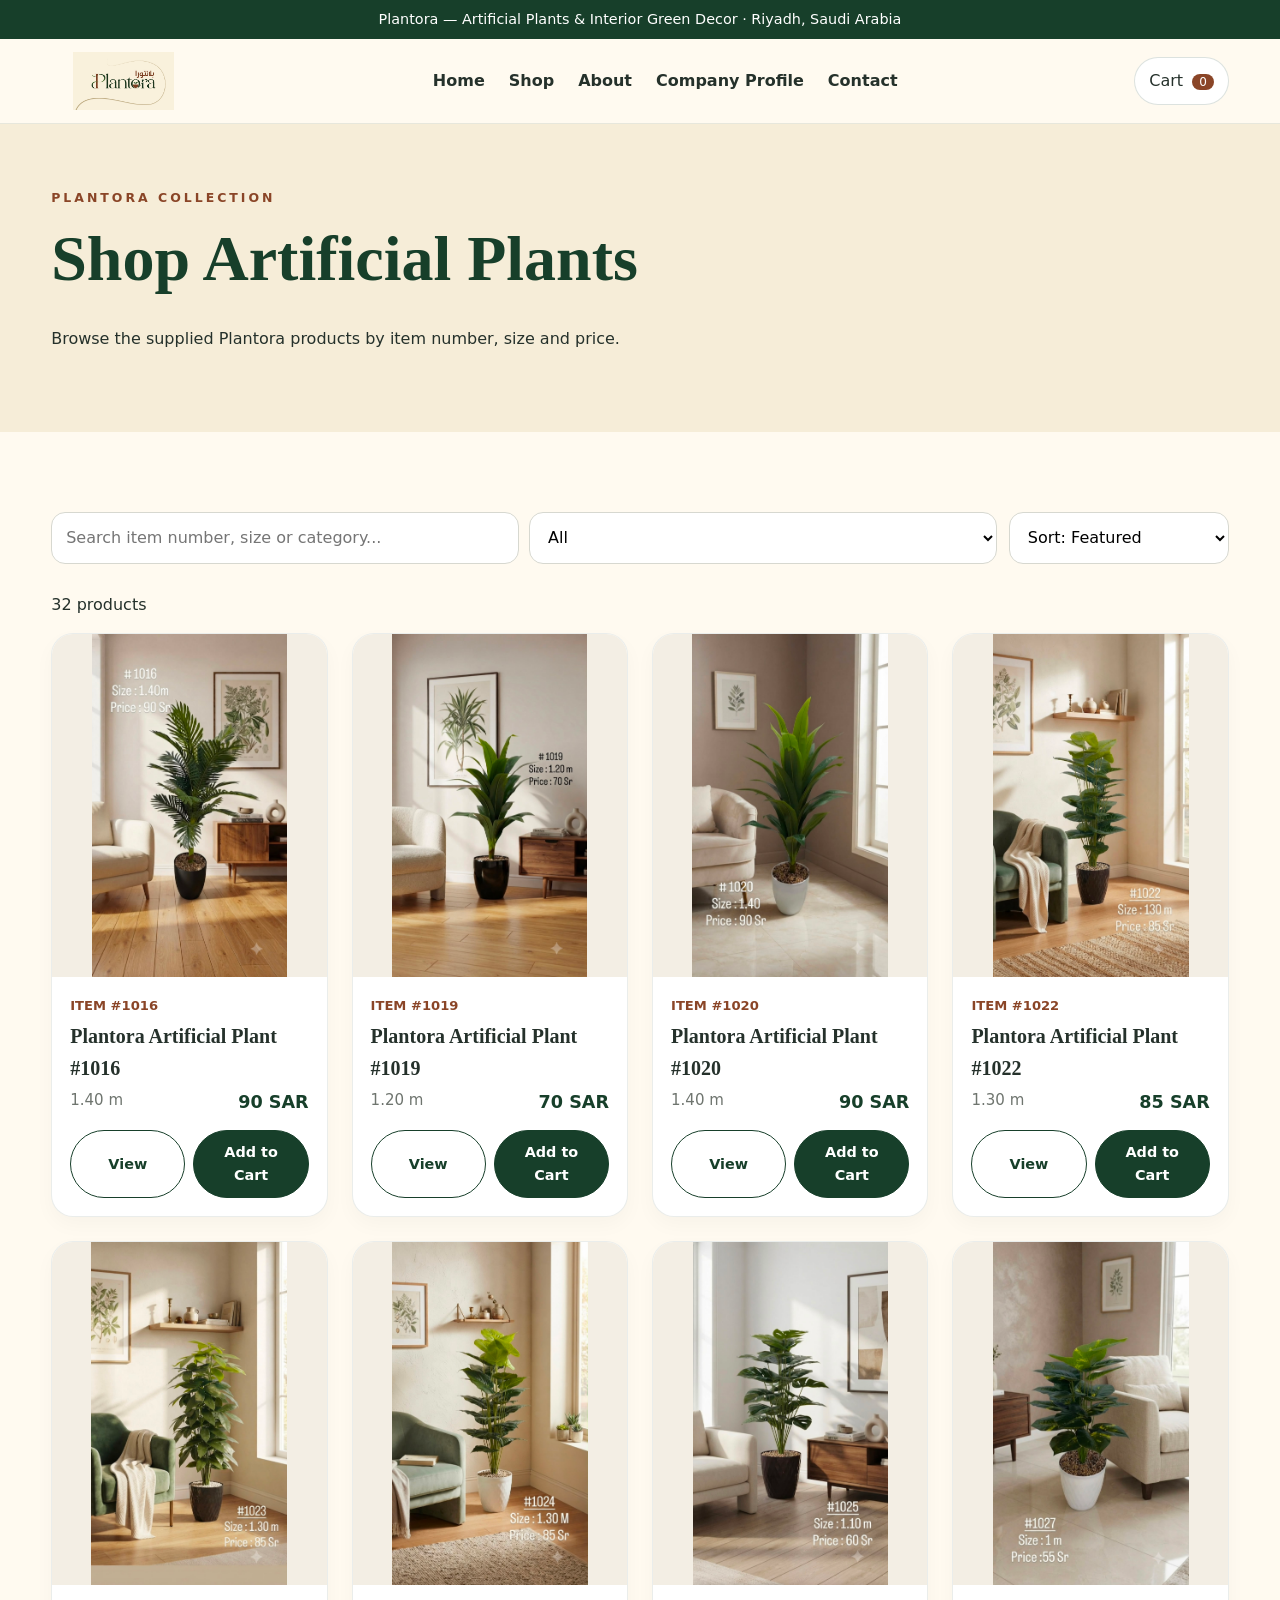
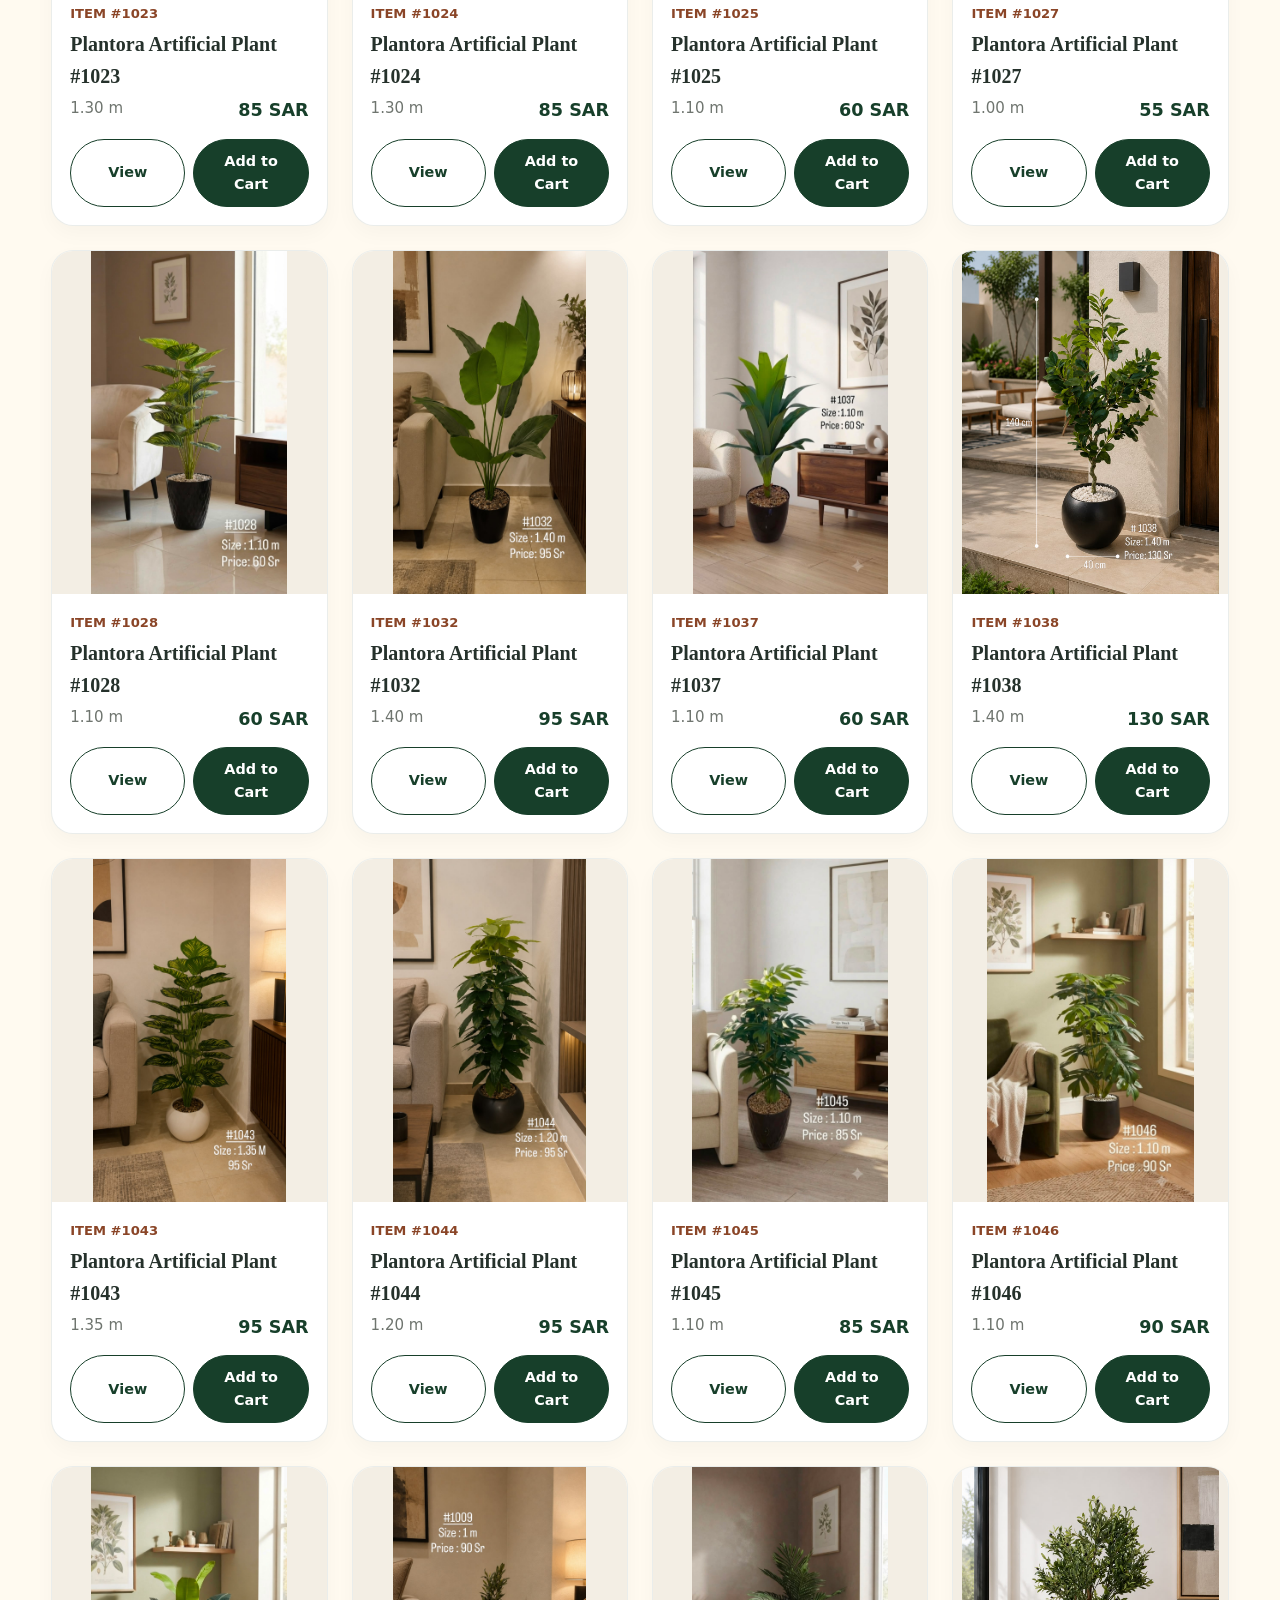
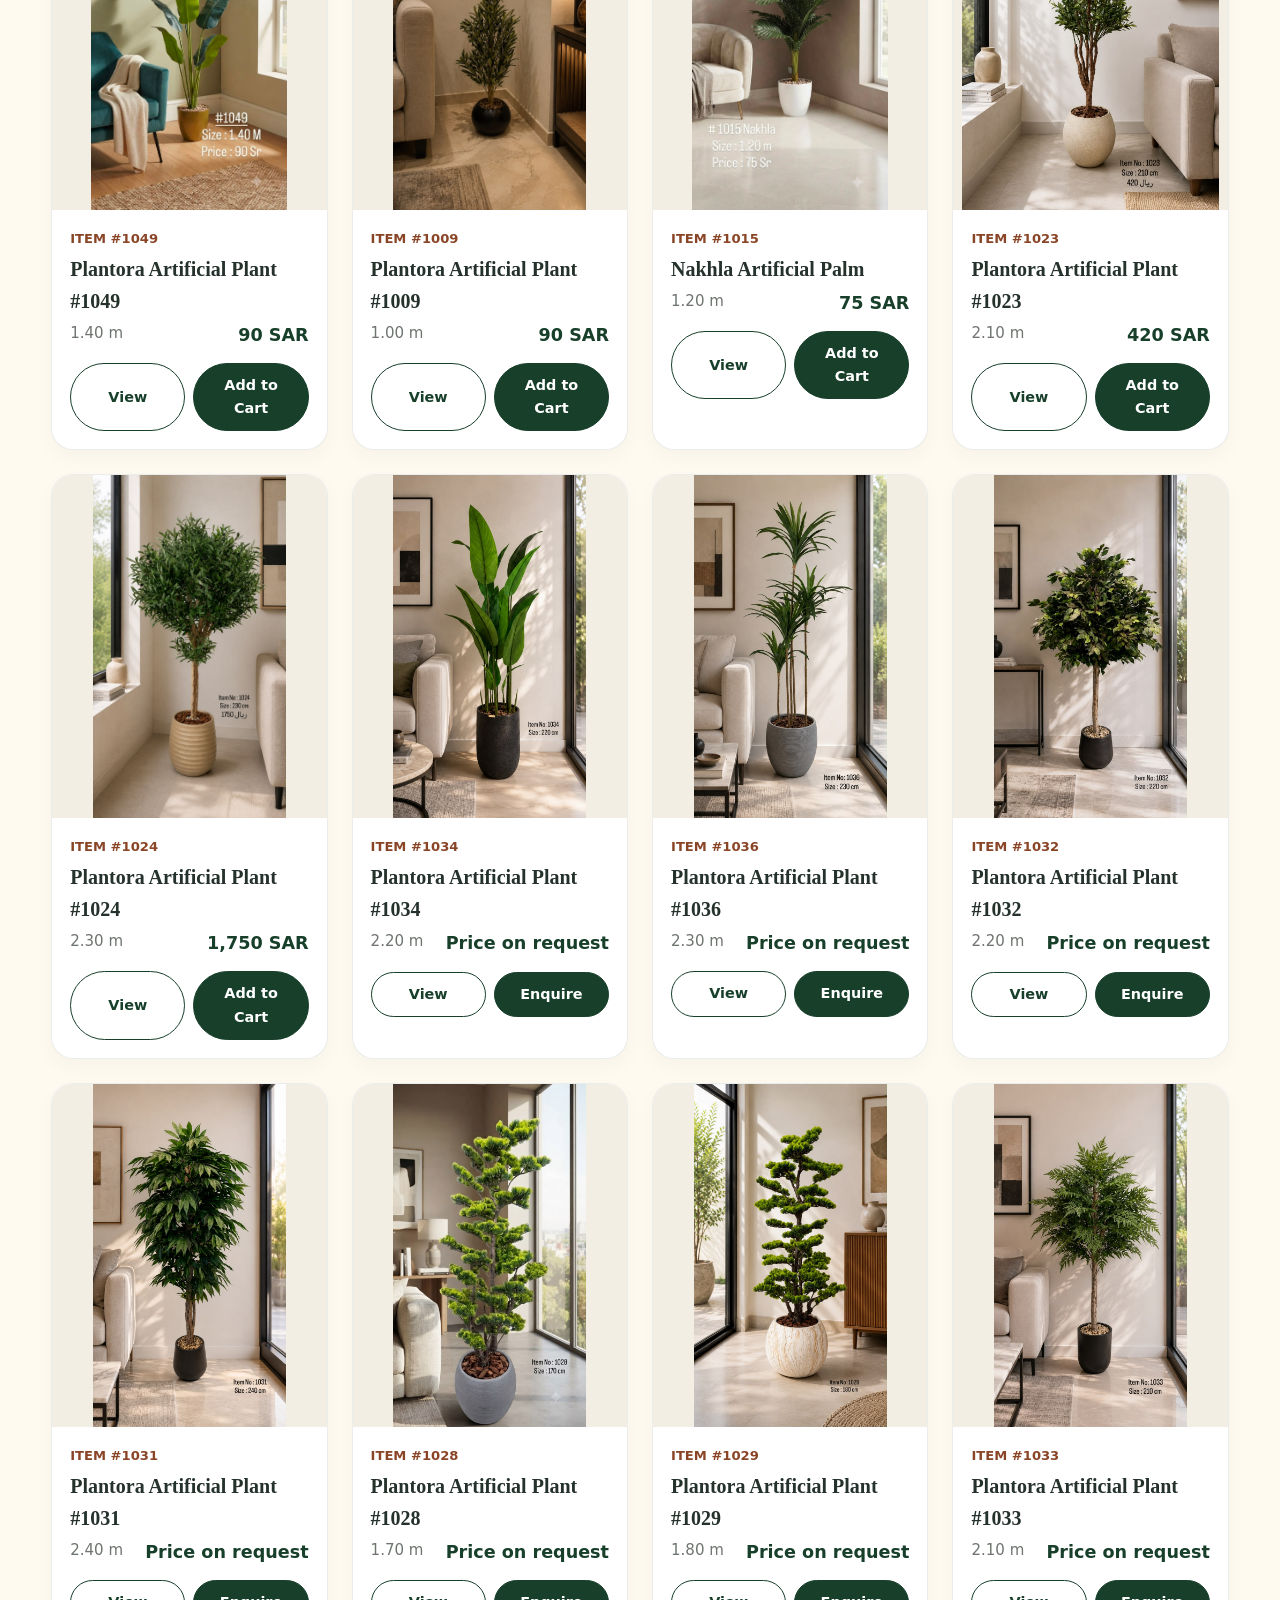
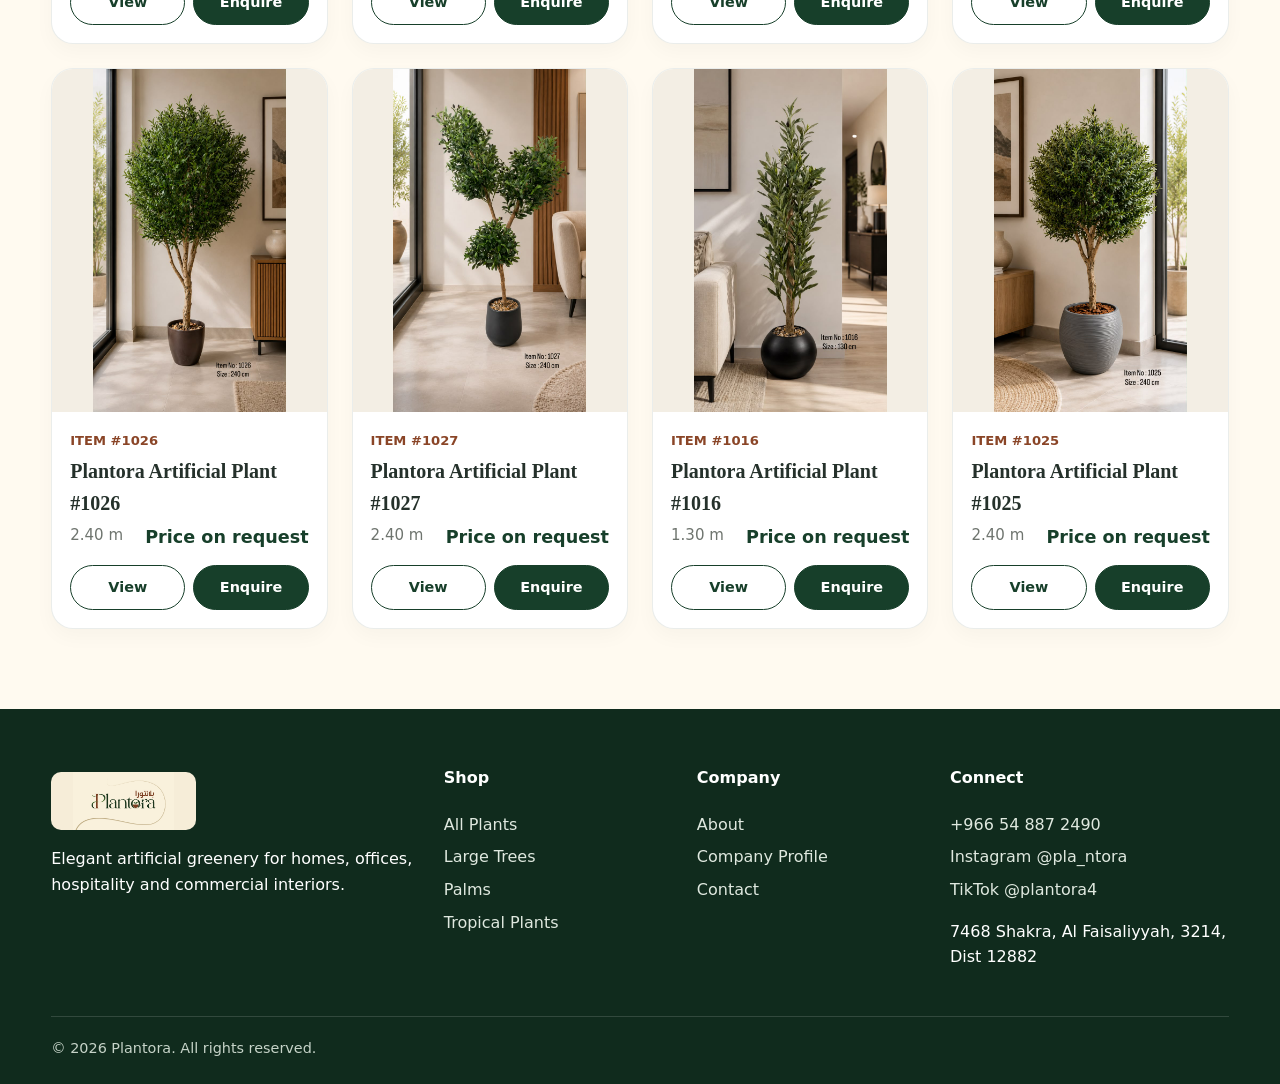
<file: shop.html>
<!doctype html><html lang="en"><head><meta charset="utf-8"><meta name="viewport" content="width=device-width,initial-scale=1"><title>Shop | Plantora</title><link rel="stylesheet" href="assets/css/style.css"></head><body><div data-header></div><main><section class="page-hero"><div class="container"><div class="eyebrow">Plantora Collection</div><h1>Shop Artificial Plants</h1><p>Browse the supplied Plantora products by item number, size and price.</p></div></section><section class="section"><div class="container"><div class="toolbar"><div class="search-wrap"><input class="input" id="search" placeholder="Search item number, size or category..."><select class="select" id="category"></select></div><select class="select" style="max-width:220px" id="sort"><option value="default">Sort: Featured</option><option value="price-asc">Price: Low to High</option><option value="price-desc">Price: High to Low</option><option value="size">Size</option></select></div><p id="resultCount"></p><div class="product-grid" id="productGrid"></div></div></section></main><div data-footer></div><script src="assets/js/products.js"></script><script src="assets/js/app.js"></script><script src="assets/js/shop.js"></script></body></html>
</file>
<file: assets/css/style.css>
:root{--cream:#f6edd8;--cream2:#fffaf0;--green:#173f2a;--green2:#365f43;--brown:#8a4527;--gold:#b8a06f;--ink:#25312b;--muted:#6f756f;--white:#fff;--shadow:0 18px 45px rgba(26,58,40,.12);--radius:24px}
*{box-sizing:border-box}html{scroll-behavior:smooth}body{margin:0;font-family:Inter,system-ui,-apple-system,Segoe UI,Arial,sans-serif;color:var(--ink);background:var(--cream2);line-height:1.6}a{color:inherit;text-decoration:none}img{max-width:100%;display:block}button,input,select,textarea{font:inherit}.serif,h1,h2,h3,.brand{font-family:Georgia,'Times New Roman',serif}.container{width:min(1200px,92%);margin:auto}.topbar{background:var(--green);color:#fff;text-align:center;padding:8px 12px;font-size:.9rem}.site-header{position:sticky;top:0;z-index:50;background:rgba(255,250,240,.95);backdrop-filter:blur(12px);border-bottom:1px solid rgba(23,63,42,.1)}.nav{height:84px;display:flex;align-items:center;justify-content:space-between;gap:24px}.logo{display:flex;align-items:center;gap:12px}.logo img{width:145px;height:58px;object-fit:contain}.nav-links{display:flex;gap:24px;align-items:center;font-weight:600}.nav-links a:hover{color:var(--brown)}.nav-actions{display:flex;align-items:center;gap:10px}.icon-btn{border:1px solid rgba(23,63,42,.15);background:#fff;border-radius:999px;padding:10px 14px;cursor:pointer}.badge{background:var(--brown);color:#fff;border-radius:999px;padding:1px 7px;font-size:.75rem;margin-left:4px}.menu-btn{display:none}.hero{min-height:72vh;background:linear-gradient(100deg,rgba(246,237,216,.96) 0%,rgba(246,237,216,.74) 44%,rgba(246,237,216,.14) 72%),var(--hero) center/cover no-repeat;display:flex;align-items:center;position:relative;overflow:hidden}.hero:after{content:'';position:absolute;inset:auto -10% -32% 28%;height:70%;border:2px solid rgba(184,160,111,.5);border-radius:50%}.hero-copy{max-width:640px;position:relative;z-index:2;padding:70px 0}.eyebrow{letter-spacing:.24em;text-transform:uppercase;color:var(--brown);font-weight:700;font-size:.78rem}.hero h1{font-size:clamp(3rem,7vw,6rem);line-height:.92;color:var(--green);margin:12px 0 22px}.hero h1 span{color:var(--brown)}.hero p{font-size:1.16rem;max-width:600px}.btn{display:inline-flex;align-items:center;justify-content:center;gap:8px;padding:13px 20px;border-radius:999px;border:1px solid var(--green);background:var(--green);color:#fff;font-weight:700;cursor:pointer;transition:.2s}.btn:hover{transform:translateY(-1px);box-shadow:0 8px 25px rgba(23,63,42,.16)}.btn.secondary{background:transparent;color:var(--green)}.btn.brown{background:var(--brown);border-color:var(--brown)}.hero-actions{display:flex;gap:12px;flex-wrap:wrap}.section{padding:80px 0}.section.alt{background:var(--cream)}.section-head{display:flex;align-items:end;justify-content:space-between;gap:30px;margin-bottom:34px}.section-head h2{font-size:clamp(2.2rem,4vw,4rem);line-height:1;color:var(--green);margin:0}.section-head p{max-width:560px;color:var(--muted)}.category-grid,.product-grid,.feature-grid{display:grid;gap:24px}.category-grid{grid-template-columns:repeat(4,1fr)}.category-card{position:relative;min-height:340px;border-radius:var(--radius);overflow:hidden;background:#ddd;box-shadow:var(--shadow)}.category-card img{width:100%;height:100%;object-fit:cover}.category-card:after{content:'';position:absolute;inset:0;background:linear-gradient(transparent 40%,rgba(16,44,29,.76))}.category-card .label{position:absolute;left:22px;bottom:20px;color:white;z-index:2}.category-card h3{font-size:1.8rem;margin:0}.product-grid{grid-template-columns:repeat(4,1fr)}.product-card{background:#fff;border:1px solid rgba(23,63,42,.09);border-radius:22px;overflow:hidden;transition:.25s;box-shadow:0 8px 20px rgba(0,0,0,.03)}.product-card:hover{transform:translateY(-5px);box-shadow:var(--shadow)}.product-image{aspect-ratio:4/5;background:#f3eee4;display:flex;align-items:center;justify-content:center;overflow:hidden}.product-image img{width:100%;height:100%;object-fit:contain}.product-info{padding:18px}.product-kicker{font-size:.82rem;color:var(--brown);font-weight:700}.product-info h3{font-size:1.25rem;margin:4px 0}.product-meta{display:flex;justify-content:space-between;gap:10px;color:var(--muted);font-size:.94rem}.price{font-weight:800;color:var(--green);font-size:1.1rem}.product-actions{display:flex;gap:8px;margin-top:14px}.product-actions .btn{flex:1;padding:10px 12px;font-size:.9rem}.split{display:grid;grid-template-columns:1.05fr .95fr;gap:50px;align-items:center}.split img{border-radius:30px;box-shadow:var(--shadow)}.stats{display:grid;grid-template-columns:repeat(3,1fr);gap:14px;margin-top:24px}.stat{background:#fff;padding:18px;border-radius:18px;border:1px solid rgba(23,63,42,.09)}.stat strong{display:block;font-size:1.8rem;color:var(--green)}.profile-banner{background:var(--green);color:#fff;border-radius:32px;padding:48px;display:flex;align-items:center;justify-content:space-between;gap:30px}.profile-banner h2{color:#fff;margin:0 0 8px;font-size:2.5rem}.footer{background:#102b1d;color:#fff;padding:56px 0 24px}.footer-grid{display:grid;grid-template-columns:1.3fr .8fr .8fr 1fr;gap:30px}.footer h4{margin-top:0}.footer a{display:block;color:#dfe8df;margin:7px 0}.footer .logo img{filter:none;background:#f6edd8;border-radius:10px}.copyright{border-top:1px solid rgba(255,255,255,.14);margin-top:30px;padding-top:20px;font-size:.9rem;color:#c6d3c8}.page-hero{padding:64px 0;background:var(--cream)}.page-hero h1{font-size:clamp(2.7rem,5vw,5rem);color:var(--green);margin:0 0 12px}.toolbar{display:flex;gap:12px;justify-content:space-between;flex-wrap:wrap;margin-bottom:28px}.search-wrap{display:flex;gap:10px;flex:1;min-width:260px}.input,.select{width:100%;padding:12px 14px;border:1px solid #d7d8d0;border-radius:14px;background:#fff}.shop-layout{display:grid;grid-template-columns:230px 1fr;gap:30px}.filters{background:#fff;border:1px solid #e1e1da;border-radius:18px;padding:20px;height:max-content;position:sticky;top:105px}.filters label{display:block;margin:10px 0}.cart-layout{display:grid;grid-template-columns:1fr 360px;gap:30px}.cart-item{display:grid;grid-template-columns:110px 1fr auto;gap:18px;align-items:center;padding:16px 0;border-bottom:1px solid #e6e1d7}.cart-item img{width:100px;height:120px;object-fit:contain;background:#f5efe4;border-radius:14px}.qty{display:inline-flex;border:1px solid #ddd;border-radius:999px;overflow:hidden}.qty button{border:0;background:#fff;padding:6px 11px;cursor:pointer}.qty span{padding:6px 10px}.summary-card{background:#fff;border:1px solid #e6e1d7;border-radius:20px;padding:22px;height:max-content;position:sticky;top:110px}.summary-row{display:flex;justify-content:space-between;margin:10px 0}.summary-row.total{font-weight:800;font-size:1.2rem;border-top:1px solid #ddd;padding-top:14px}.checkout-grid{display:grid;grid-template-columns:1.2fr .8fr;gap:30px}.form-card{background:#fff;border:1px solid #e6e1d7;border-radius:20px;padding:24px}.form-grid{display:grid;grid-template-columns:1fr 1fr;gap:14px}.form-group{margin-bottom:14px}.form-group label{display:block;font-weight:700;margin-bottom:6px}.form-group.full{grid-column:1/-1}.product-detail{display:grid;grid-template-columns:1fr 1fr;gap:44px;align-items:start}.detail-image{background:#f4efe5;border-radius:30px;padding:20px}.detail-image img{width:100%;height:70vh;object-fit:contain}.detail-content h1{font-size:3rem;color:var(--green);margin-bottom:6px}.detail-price{font-size:1.8rem;font-weight:800;color:var(--brown)}.chips{display:flex;gap:8px;flex-wrap:wrap;margin:14px 0}.chip{background:var(--cream);padding:7px 12px;border-radius:999px;font-size:.88rem}.notice{background:#fff4d8;border:1px solid #ecd69c;padding:14px;border-radius:14px}.contact-cards{display:grid;grid-template-columns:repeat(4,1fr);gap:18px}.contact-card{background:#fff;border:1px solid #e4dfd4;border-radius:18px;padding:20px}.social-links{display:flex;gap:12px;flex-wrap:wrap}.social-link{display:inline-flex;align-items:center;gap:8px;padding:12px 16px;background:#fff;border:1px solid #ddd;border-radius:999px}.pdf-frame{width:100%;height:78vh;border:1px solid #ddd;border-radius:18px;background:#fff}.toast{position:fixed;right:20px;bottom:20px;background:var(--green);color:#fff;padding:14px 18px;border-radius:12px;opacity:0;transform:translateY(15px);pointer-events:none;transition:.25s;z-index:100}.toast.show{opacity:1;transform:none}.empty{padding:50px;text-align:center;background:#fff;border-radius:20px;border:1px solid #eee}.slider{position:relative;overflow:hidden;border-radius:30px;box-shadow:var(--shadow);height:560px}.slide{position:absolute;inset:0;opacity:0;transition:opacity .8s ease}.slide.active{opacity:1}.slide img{width:100%;height:100%;object-fit:cover}.slide-overlay{position:absolute;inset:0;background:linear-gradient(90deg,rgba(16,43,29,.75),transparent 62%)}.slide-copy{position:absolute;left:7%;bottom:10%;z-index:2;color:#fff;max-width:540px}.slide-copy h2{font-size:3.8rem;line-height:1;margin:0 0 12px;color:#fff}.slider-dots{position:absolute;bottom:18px;right:24px;display:flex;gap:7px;z-index:3}.slider-dot{width:10px;height:10px;border-radius:50%;background:rgba(255,255,255,.45);border:0;cursor:pointer}.slider-dot.active{background:#fff}
@media(max-width:980px){.nav-links{display:none;position:absolute;top:84px;left:0;right:0;background:var(--cream2);padding:20px;flex-direction:column;border-bottom:1px solid #ddd}.nav-links.open{display:flex}.menu-btn{display:inline-flex}.category-grid,.product-grid{grid-template-columns:repeat(2,1fr)}.split,.cart-layout,.checkout-grid,.product-detail,.shop-layout{grid-template-columns:1fr}.filters,.summary-card{position:static}.footer-grid{grid-template-columns:1fr 1fr}.contact-cards{grid-template-columns:1fr 1fr}}
@media(max-width:620px){.nav{height:72px}.logo img{width:118px;height:48px}.nav-links{top:72px}.hero{min-height:66vh}.section{padding:56px 0}.category-grid,.product-grid,.contact-cards,.footer-grid,.form-grid{grid-template-columns:1fr}.section-head{align-items:start;flex-direction:column}.profile-banner{padding:28px;flex-direction:column;align-items:start}.slider{height:480px}.slide-copy h2{font-size:2.5rem}.product-detail .detail-image img{height:52vh}.detail-content h1{font-size:2.3rem}.cart-item{grid-template-columns:80px 1fr}.cart-item>div:last-child{grid-column:2}.stats{grid-template-columns:1fr}}

/* ===== Animated home hero slider ===== */
.hero-slider{height:min(780px,82vh);min-height:610px;position:relative;overflow:hidden;background:linear-gradient(135deg,var(--cream2),var(--cream));isolation:isolate}
.hero-track,.hero-slide{position:absolute;inset:0}
.hero-slide{opacity:0;visibility:hidden;transform:translateX(7%);transition:opacity .8s ease,transform .9s cubic-bezier(.22,.75,.2,1),visibility .8s;pointer-events:none}
.hero-slide.active{opacity:1;visibility:visible;transform:translateX(0);pointer-events:auto;z-index:2}
.hero-slide.leaving-left{opacity:0;visibility:visible;transform:translateX(-7%);z-index:1}.hero-slide.leaving-right{opacity:0;visibility:visible;transform:translateX(7%);z-index:1}
.hero-slide.entering-right{transform:translateX(7%)}.hero-slide.entering-left{transform:translateX(-7%)}
.hero-slide-inner{height:100%;display:grid;grid-template-columns:.92fr 1.08fr;align-items:center;gap:3vw;position:relative;z-index:2}
.hero-bg-shape{position:absolute;width:72vw;height:72vw;right:-21vw;top:-31vw;border:2px solid rgba(184,160,111,.45);border-radius:50%;z-index:0}.hero-bg-shape:after{content:'';position:absolute;inset:6%;border:1px solid rgba(184,160,111,.25);border-radius:50%}
.hero-copy-block{padding:55px 0 72px;position:relative;z-index:3}.hero-copy-block h1{font-size:clamp(3.3rem,6.4vw,6.6rem);line-height:.91;color:var(--green);margin:12px 0 24px;letter-spacing:-.045em}.hero-copy-block h1 span{color:var(--brown)}.hero-copy-block p{font-size:1.12rem;max-width:600px;color:#4e5a53}.hero-meta{display:flex;flex-wrap:wrap;gap:10px;margin-top:24px}.hero-meta span{border:1px solid rgba(23,63,42,.14);background:rgba(255,255,255,.62);backdrop-filter:blur(8px);border-radius:999px;padding:7px 12px;font-size:.85rem;color:var(--green);font-weight:700}
.hero-photo-wrap{height:88%;display:flex;align-items:center;justify-content:center;position:relative}.hero-photo-wrap img{width:100%;height:100%;object-fit:contain;object-position:center;position:relative;z-index:2;filter:drop-shadow(0 28px 28px rgba(23,63,42,.16));animation:plantFloat 5.5s ease-in-out infinite}.hero-photo-halo{position:absolute;width:78%;aspect-ratio:1;border-radius:50%;background:radial-gradient(circle,rgba(255,255,255,.95),rgba(246,237,216,.22) 68%,transparent 70%);filter:blur(1px)}
.hero-slide.active .hero-animate{animation:heroTextIn .75s both}.hero-slide.active .hero-animate:nth-child(2){animation-delay:.08s}.hero-slide.active .hero-animate:nth-child(3){animation-delay:.16s}.hero-slide.active .hero-animate:nth-child(4){animation-delay:.24s}.hero-slide.active .hero-animate:nth-child(5){animation-delay:.32s}
.hero-arrow,.slider-arrow{position:absolute;z-index:8;border:1px solid rgba(23,63,42,.15);background:rgba(255,255,255,.76);backdrop-filter:blur(10px);color:var(--green);width:48px;height:48px;border-radius:50%;font-size:2rem;line-height:1;display:grid;place-items:center;cursor:pointer;transition:.25s}.hero-arrow:hover,.slider-arrow:hover{background:var(--green);color:#fff;transform:scale(1.05)}.hero-prev{left:22px;top:50%}.hero-next{right:22px;top:50%}
.hero-dots{position:absolute;left:50%;bottom:30px;transform:translateX(-50%);z-index:9;display:flex;gap:8px}.hero-dot{border:0;background:transparent;padding:6px;cursor:pointer;color:rgba(23,63,42,.45);font-weight:800;font-size:.72rem}.hero-dot:after{content:'';display:block;width:32px;height:3px;margin-top:3px;background:rgba(23,63,42,.18);transition:.3s}.hero-dot.active{color:var(--brown)}.hero-dot.active:after{background:var(--brown);width:54px}
.hero-progress{position:absolute;left:0;bottom:0;width:100%;height:3px;background:rgba(23,63,42,.08);z-index:10}.hero-progress span{display:block;height:100%;width:0;background:var(--brown)}
@keyframes heroProgress{from{width:0}to{width:100%}}@keyframes heroTextIn{from{opacity:0;transform:translateY(28px)}to{opacity:1;transform:none}}@keyframes plantFloat{0%,100%{transform:translateY(0) scale(1)}50%{transform:translateY(-10px) scale(1.006)}}

/* ===== Moving collection slider ===== */
.slider{position:relative;overflow:hidden;border-radius:30px;box-shadow:var(--shadow);height:560px;background:#172f22}.collection-track{height:100%;display:flex;transition:transform .8s cubic-bezier(.22,.75,.2,1);will-change:transform}.collection-track .slide{position:relative;inset:auto;opacity:1;min-width:100%;height:100%;transition:none;overflow:hidden}.collection-track .slide img{width:100%;height:100%;object-fit:cover;transform:scale(1.04);transition:transform 6s ease}.slider:hover .slide img{transform:scale(1.08)}.slider-prev{left:20px;top:50%;transform:translateY(-50%)}.slider-next{right:20px;top:50%;transform:translateY(-50%)}.slider-prev:hover,.slider-next:hover{transform:translateY(-50%) scale(1.05)}

/* ===== Scroll reveal ===== */
.reveal{opacity:0;transform:translateY(26px);transition:opacity .7s ease var(--delay,0ms),transform .8s cubic-bezier(.22,.75,.2,1) var(--delay,0ms)}.reveal.revealed{opacity:1;transform:none}.category-card.revealed img{animation:gentleZoom 7s ease-out both}@keyframes gentleZoom{from{transform:scale(1.06)}to{transform:scale(1)}}
@media(prefers-reduced-motion:reduce){*,*:before,*:after{scroll-behavior:auto!important;animation-duration:.001ms!important;animation-iteration-count:1!important;transition-duration:.001ms!important}.reveal{opacity:1;transform:none}}

@media(max-width:900px){.hero-slider{height:auto;min-height:720px}.hero-slide-inner{grid-template-columns:1fr 1fr;gap:8px}.hero-copy-block h1{font-size:clamp(2.8rem,8vw,4.8rem)}.hero-photo-wrap{height:72%}.hero-prev{left:10px}.hero-next{right:10px}}
@media(max-width:620px){.hero-slider{min-height:760px;height:78vh}.hero-slide-inner{grid-template-columns:1fr;grid-template-rows:auto 46%;padding-top:20px}.hero-copy-block{padding:54px 4px 0}.hero-copy-block h1{font-size:clamp(2.65rem,13vw,4rem)}.hero-copy-block p{font-size:1rem}.hero-photo-wrap{height:100%;margin-top:-12px}.hero-arrow{width:40px;height:40px;font-size:1.6rem;top:62%}.hero-dots{bottom:16px}.hero-meta{display:none}.slider{height:500px}.slide-copy{left:9%;right:8%;bottom:12%}.slide-copy h2{font-size:2.35rem}.slider-arrow{width:40px;height:40px}}

/* ===== v3 Full-screen cinematic hero slider ===== */
.hero-slider{width:100%;max-width:none;min-height:560px;height:calc(100vh - 120px);position:relative;overflow:hidden;background:#0e2217;isolation:isolate}
.hero-track,.hero-slide{position:absolute;inset:0;width:100%;height:100%}
.hero-slide{opacity:0;visibility:hidden;transition:opacity .8s ease,visibility .8s;pointer-events:none;overflow:hidden;background:#102b1d}
.hero-slide.active{opacity:1;visibility:visible;pointer-events:auto;z-index:2}.hero-slide.leaving{opacity:0;visibility:visible;z-index:1}
.hero-cinematic-bg{position:absolute;inset:-5%;width:110%;height:110%;object-fit:cover;filter:blur(28px) saturate(.9) brightness(.7);transform:scale(1.12);opacity:.76;z-index:0}
.hero-cinematic-image{position:absolute;inset:0;width:100%;height:100%;object-fit:cover;object-position:center 52%;z-index:1;transform-origin:center center}
.hero-slide.active .hero-cinematic-image{animation:cinematicKenBurns 2s linear both}.hero-slide.active .hero-cinematic-bg{animation:cinematicBg 2s linear both}
.hero-cinematic-overlay{position:absolute;inset:0;z-index:2;background:linear-gradient(90deg,rgba(8,27,17,.78) 0%,rgba(8,27,17,.54) 35%,rgba(8,27,17,.16) 66%,rgba(8,27,17,.08) 100%),linear-gradient(0deg,rgba(8,27,17,.34),transparent 38%)}
.hero-cinematic-content{height:100%;position:relative;z-index:3;display:flex;align-items:center}.hero-cinematic-copy{max-width:720px;color:#fff;padding:46px 0 72px;text-shadow:0 2px 16px rgba(0,0,0,.18)}
.hero-cinematic-copy .eyebrow{color:#eddcb8}.hero-cinematic-copy h1{font-size:clamp(3.1rem,6.8vw,7rem);line-height:.88;margin:10px 0 22px;color:#fff;letter-spacing:-.045em}.hero-cinematic-copy h1 span{color:#f0c49f}.hero-cinematic-copy p{font-size:clamp(1rem,1.45vw,1.22rem);max-width:620px;color:rgba(255,255,255,.9)}
.hero-cinematic-copy .btn{background:#fff;color:var(--green);border-color:#fff}.hero-cinematic-copy .hero-glass-btn{background:rgba(255,255,255,.08);color:#fff;border-color:rgba(255,255,255,.48);backdrop-filter:blur(8px)}.hero-cinematic-copy .hero-glass-btn:hover{background:rgba(255,255,255,.18)}
.hero-cinematic-copy .hero-meta span{background:rgba(10,35,22,.34);color:#fff;border-color:rgba(255,255,255,.3)}
.hero-slider .hero-arrow{background:rgba(12,37,24,.36);color:#fff;border-color:rgba(255,255,255,.34)}.hero-slider .hero-arrow:hover{background:#fff;color:var(--green)}.hero-slider .hero-dot{color:rgba(255,255,255,.7)}.hero-slider .hero-dot:after{background:rgba(255,255,255,.3)}.hero-slider .hero-dot.active{color:#fff}.hero-slider .hero-dot.active:after{background:#fff}.hero-slider .hero-progress{background:rgba(255,255,255,.16)}.hero-slider .hero-progress span{background:#e9c69c}
@keyframes cinematicKenBurns{0%{transform:scale(1.02) translate3d(0,0,0)}100%{transform:scale(1.10) translate3d(-1.5%,-1%,0)}}
@keyframes cinematicBg{0%{transform:scale(1.13) translate3d(0,0,0)}100%{transform:scale(1.20) translate3d(1.2%,.8%,0)}}
@media(max-width:900px){.hero-slider{min-height:560px}.hero-cinematic-image{object-position:center center}.hero-cinematic-copy{max-width:620px;padding:36px 0 70px}.hero-cinematic-overlay{background:linear-gradient(90deg,rgba(8,27,17,.75),rgba(8,27,17,.25)),linear-gradient(0deg,rgba(8,27,17,.38),transparent 45%)}}
@media(max-width:620px){.hero-slider{width:100%;min-height:520px}.hero-cinematic-copy{padding:28px 0 76px}.hero-cinematic-copy h1{font-size:clamp(2.6rem,13vw,4.3rem)}.hero-cinematic-copy p{max-width:88%;font-size:1rem}.hero-cinematic-image{object-position:58% center}.hero-arrow{top:58%}.hero-dots{bottom:14px}.hero-meta{display:none}}
@media(prefers-reduced-motion:reduce){.hero-slide.active .hero-cinematic-image,.hero-slide.active .hero-cinematic-bg{animation:none!important}}

/* ===== Plantora v4 — professional e-commerce hero ===== */
.hero-slider{
  width:100%;max-width:none;position:relative;overflow:hidden;isolation:isolate;
  background:#102b1d;margin:0;padding:0;
}
.hero-track,.hero-slide{position:absolute;inset:0;width:100%;height:100%}
.hero-slide{opacity:0;visibility:hidden;pointer-events:none;overflow:hidden;transition:opacity .65s ease,visibility .65s ease;background:#efe7d6}
.hero-slide.active{opacity:1;visibility:visible;pointer-events:auto;z-index:2}
.hero-slide.leaving{opacity:0;visibility:visible;z-index:1}
.hero-cinematic-bg{
  position:absolute;inset:-8%;width:116%;height:116%;object-fit:cover;object-position:center;
  filter:blur(42px) saturate(.72) brightness(.72);opacity:.52;z-index:0;transform:scale(1.08)
}
.hero-commerce-overlay{
  position:absolute;inset:0;z-index:1;
  background:
    linear-gradient(90deg,rgba(247,239,222,.985) 0%,rgba(247,239,222,.965) 38%,rgba(247,239,222,.76) 55%,rgba(247,239,222,.18) 78%,rgba(247,239,222,.08) 100%),
    linear-gradient(180deg,rgba(255,255,255,.08),rgba(23,63,42,.05));
}
.hero-commerce-grid{
  height:100%;position:relative;z-index:3;display:grid;grid-template-columns:minmax(0,1.02fr) minmax(420px,.98fr);
  align-items:center;gap:clamp(28px,5vw,84px);padding-top:clamp(22px,4vh,52px);padding-bottom:clamp(54px,7vh,90px)
}
.hero-commerce-copy{max-width:690px;padding-left:clamp(0px,1vw,12px);align-self:center}
.hero-tag{display:inline-flex;align-items:center;min-height:30px;padding:6px 12px;border-radius:999px;background:rgba(138,69,39,.09);border:1px solid rgba(138,69,39,.18);color:var(--brown);font-size:.72rem;letter-spacing:.18em;font-weight:800;margin-bottom:18px}
.hero-commerce-copy .eyebrow{color:var(--green);opacity:.8;margin-bottom:10px}
.hero-commerce-copy h1{font-size:clamp(3.1rem,6.3vw,7.2rem);line-height:.88;letter-spacing:-.05em;margin:0 0 24px;color:var(--green);max-width:760px}
.hero-commerce-copy h1 span{color:var(--brown)}
.hero-commerce-copy p{font-size:clamp(1rem,1.3vw,1.2rem);line-height:1.7;color:#4f5c55;max-width:610px;margin:0 0 28px}
.hero-commerce-copy .hero-actions{display:flex;gap:12px;flex-wrap:wrap;margin-bottom:28px}
.hero-commerce-copy .hero-primary{background:var(--green);border-color:var(--green);color:#fff;padding:14px 22px}
.hero-commerce-copy .hero-secondary{background:rgba(255,255,255,.62);border-color:rgba(23,63,42,.28);color:var(--green);padding:14px 22px;backdrop-filter:blur(12px)}
.hero-commerce-copy .hero-secondary:hover{background:#fff}
.hero-meta{display:flex;flex-wrap:wrap;gap:10px}
.hero-meta span{display:inline-flex;gap:6px;align-items:center;border:1px solid rgba(23,63,42,.13);background:rgba(255,255,255,.7);border-radius:999px;padding:8px 12px;color:#425148;font-size:.86rem;backdrop-filter:blur(8px)}
.hero-meta b{color:var(--green);font-weight:800}
.hero-product-stage{position:relative;height:min(76vh,720px);min-height:460px;width:100%;display:flex;align-items:center;justify-content:center;align-self:center}
.hero-product-halo{position:absolute;width:86%;aspect-ratio:1;border-radius:50%;background:radial-gradient(circle at 50% 45%,rgba(255,255,255,.9),rgba(255,255,255,.34) 46%,rgba(184,160,111,.1) 70%,transparent 72%);filter:drop-shadow(0 26px 48px rgba(29,58,41,.13))}
.hero-product-image{position:relative;z-index:2;width:min(88%,640px);height:100%;object-fit:contain;object-position:center;filter:drop-shadow(0 28px 28px rgba(27,49,36,.2));transform-origin:center 55%}
.hero-product-caption{position:absolute;right:0;bottom:7%;z-index:4;background:rgba(255,250,240,.88);backdrop-filter:blur(12px);border:1px solid rgba(23,63,42,.1);padding:13px 17px;border-radius:16px;min-width:180px;box-shadow:0 12px 34px rgba(23,63,42,.1)}
.hero-product-caption span{display:block;color:var(--brown);font-size:.68rem;letter-spacing:.16em;font-weight:800;margin-bottom:2px}.hero-product-caption strong{font-family:Georgia,'Times New Roman',serif;color:var(--green);font-size:1.06rem;font-weight:700}
.hero-slide.active .hero-product-image{animation:plantoraProductMotion 2s ease-out both}
.hero-slide.active .hero-cinematic-bg{animation:plantoraBgMotion 2s linear both}
.hero-slide.active .hero-animate{animation:heroTextIn .56s both}
.hero-slide.active .hero-animate:nth-child(2){animation-delay:.05s}.hero-slide.active .hero-animate:nth-child(3){animation-delay:.1s}.hero-slide.active .hero-animate:nth-child(4){animation-delay:.15s}.hero-slide.active .hero-animate:nth-child(5){animation-delay:.2s}.hero-slide.active .hero-animate:nth-child(6){animation-delay:.25s}
.hero-slider .hero-arrow{position:absolute;top:50%;transform:translateY(-50%);z-index:8;width:48px;height:48px;border-radius:50%;border:1px solid rgba(23,63,42,.16);background:rgba(255,250,240,.82);color:var(--green);backdrop-filter:blur(14px);box-shadow:0 8px 24px rgba(23,63,42,.08);transition:.2s}
.hero-slider .hero-arrow:hover{background:var(--green);color:#fff;transform:translateY(-50%) scale(1.04)}
.hero-slider .hero-prev{left:clamp(14px,2vw,30px)}.hero-slider .hero-next{right:clamp(14px,2vw,30px)}
.hero-dots{position:absolute;left:50%;bottom:22px;transform:translateX(-50%);z-index:9;display:flex;gap:8px;align-items:center;background:rgba(255,250,240,.82);padding:6px 8px;border-radius:999px;border:1px solid rgba(23,63,42,.1);backdrop-filter:blur(14px);box-shadow:0 8px 24px rgba(23,63,42,.08)}
.hero-dot{border:0;background:transparent;padding:6px 9px;border-radius:999px;cursor:pointer;color:rgba(23,63,42,.5);font-weight:800;display:flex;align-items:center;gap:6px;transition:.2s}
.hero-dot span{font-size:.76rem}.hero-dot em{font-style:normal;font-size:.68rem;font-weight:700;display:none}.hero-dot:after{display:none!important}
.hero-dot.active{background:var(--green);color:#fff}.hero-dot.active em{display:inline}
.hero-progress{position:absolute;left:0;bottom:0;width:100%;height:3px;background:rgba(23,63,42,.08);z-index:10}.hero-progress span{display:block;height:100%;width:0;background:linear-gradient(90deg,var(--brown),var(--gold))}
@keyframes plantoraProductMotion{0%{transform:scale(.985) translate3d(1%,1%,0)}100%{transform:scale(1.035) translate3d(-.7%,-.5%,0)}}
@keyframes plantoraBgMotion{0%{transform:scale(1.08) translate3d(-.5%,0,0)}100%{transform:scale(1.14) translate3d(.8%,-.4%,0)}}
@media(max-width:1050px){
  .hero-commerce-grid{grid-template-columns:minmax(0,.95fr) minmax(360px,1.05fr);gap:20px}
  .hero-commerce-copy h1{font-size:clamp(3rem,7vw,5.7rem)}
  .hero-product-stage{height:min(70vh,650px)}
}
@media(max-width:780px){
  .hero-commerce-overlay{background:linear-gradient(180deg,rgba(247,239,222,.99) 0%,rgba(247,239,222,.92) 46%,rgba(247,239,222,.42) 68%,rgba(247,239,222,.14) 100%)}
  .hero-commerce-grid{grid-template-columns:1fr;grid-template-rows:auto minmax(250px,1fr);gap:0;padding-top:26px;padding-bottom:58px;align-items:start}
  .hero-commerce-copy{padding:10px 5px 0;max-width:92%}
  .hero-commerce-copy h1{font-size:clamp(2.65rem,10.5vw,4.8rem);line-height:.9;margin-bottom:16px}
  .hero-commerce-copy p{font-size:1rem;line-height:1.55;max-width:620px;margin-bottom:18px}
  .hero-commerce-copy .hero-actions{margin-bottom:15px}
  .hero-product-stage{height:100%;min-height:250px;max-height:none;margin-top:-18px;align-self:stretch}
  .hero-product-image{width:min(72%,430px);height:100%;max-height:430px}
  .hero-product-halo{width:62%}.hero-product-caption{display:none}
  .hero-slider .hero-arrow{width:42px;height:42px;font-size:1.55rem;top:68%}
  .hero-meta{display:none}.hero-dots{bottom:15px}
}
@media(max-width:520px){
  .hero-commerce-grid{padding-top:16px;padding-bottom:54px;grid-template-rows:auto minmax(210px,1fr)}
  .hero-tag{margin-bottom:10px}.hero-commerce-copy .eyebrow{font-size:.68rem;letter-spacing:.16em}
  .hero-commerce-copy h1{font-size:clamp(2.35rem,12vw,3.7rem);margin-bottom:12px}
  .hero-commerce-copy p{font-size:.94rem;margin-bottom:14px}
  .hero-commerce-copy .hero-actions{gap:8px}.hero-commerce-copy .btn{padding:11px 14px;font-size:.84rem}
  .hero-product-stage{min-height:210px;margin-top:-10px}.hero-product-image{width:min(80%,360px);max-height:340px}
  .hero-slider .hero-arrow{display:none}.hero-dots{bottom:12px}.hero-dot{padding:5px 8px}.hero-dot.active em{display:none}
}
@media(prefers-reduced-motion:reduce){.hero-slide.active .hero-product-image,.hero-slide.active .hero-cinematic-bg{animation:none!important}}

/* ===== Plantora v5 — full-bleed reference-style hero slider ===== */
.hero-slider{width:100%;max-width:none;position:relative;overflow:hidden;isolation:isolate;background:#0f281b;margin:0;padding:0}
.hero-track,.hero-slide{position:absolute;inset:0;width:100%;height:100%}
.hero-slide{opacity:0;visibility:hidden;pointer-events:none;overflow:hidden;transition:opacity .75s cubic-bezier(.22,.61,.36,1),visibility .75s ease;background:#0f281b}
.hero-slide.active{opacity:1;visibility:visible;pointer-events:auto;z-index:2}
.hero-slide.leaving{opacity:0;visibility:visible;z-index:1}
.awtar-hero-image{position:absolute;inset:0;width:100%;height:100%;object-fit:cover;object-position:center 52%;transform:scale(1.015);transform-origin:center center;will-change:transform}
.hero-slide.active .awtar-hero-image{animation:awtarHeroMotion 2s ease-out both}
.awtar-hero-shade{position:absolute;inset:0;z-index:1;background:linear-gradient(90deg,rgba(8,27,17,.76) 0%,rgba(8,27,17,.58) 31%,rgba(8,27,17,.25) 58%,rgba(8,27,17,.10) 100%),linear-gradient(0deg,rgba(6,21,13,.40) 0%,transparent 42%)}
.awtar-hero-content{position:relative;z-index:3;height:100%;display:flex;align-items:center}
.awtar-hero-copy{width:min(720px,62vw);color:#fff;padding:48px 0 96px;text-shadow:0 4px 20px rgba(0,0,0,.22)}
.awtar-hero-kicker{display:inline-flex;align-items:center;gap:10px;color:#f0d7b6;letter-spacing:.22em;text-transform:uppercase;font-size:.78rem;font-weight:800;margin-bottom:18px}
.awtar-hero-kicker:before{content:"";display:block;width:42px;height:1px;background:#f0d7b6}
.awtar-hero-copy h1{font-family:Georgia,'Times New Roman',serif;font-size:clamp(3rem,6.3vw,6.7rem);line-height:.93;letter-spacing:-.045em;margin:0 0 22px;color:#fff;max-width:790px}
.awtar-hero-copy h1 span{color:#e9c69c}
.awtar-hero-copy p{font-size:clamp(1rem,1.4vw,1.2rem);line-height:1.75;color:rgba(255,255,255,.92);max-width:600px;margin:0 0 28px}
.awtar-hero-actions{display:flex;align-items:center;gap:12px;flex-wrap:wrap}
.awtar-hero-actions .btn{min-width:150px;padding:14px 22px;border-radius:5px;text-transform:uppercase;letter-spacing:.08em;font-size:.79rem}
.awtar-hero-actions .primary{background:#fff;color:var(--green);border-color:#fff}
.awtar-hero-actions .ghost{background:transparent;color:#fff;border-color:rgba(255,255,255,.7)}
.awtar-hero-actions .ghost:hover{background:#fff;color:var(--green)}
.awtar-hero-sidecard{position:absolute;right:clamp(26px,5vw,84px);bottom:56px;z-index:4;color:#fff;display:grid;grid-template-columns:auto auto auto;gap:20px;background:rgba(10,31,20,.34);border:1px solid rgba(255,255,255,.20);backdrop-filter:blur(10px);padding:12px 16px}
.awtar-hero-sidecard div{display:flex;flex-direction:column;gap:1px}.awtar-hero-sidecard span{font-size:.67rem;text-transform:uppercase;letter-spacing:.14em;color:rgba(255,255,255,.7)}.awtar-hero-sidecard strong{font-size:.92rem;color:#fff;font-weight:700}
.hero-slider .hero-arrow{position:absolute;top:50%;transform:translateY(-50%);z-index:8;width:48px;height:48px;border-radius:0;border:1px solid rgba(255,255,255,.48);background:rgba(8,27,17,.24);color:#fff;backdrop-filter:blur(8px);box-shadow:none;transition:.22s;font-size:2rem;line-height:1}
.hero-slider .hero-arrow:hover{background:#fff;color:var(--green);transform:translateY(-50%)}
.hero-slider .hero-prev{left:20px}.hero-slider .hero-next{right:20px}
.hero-dots{position:absolute;left:50%;bottom:28px;transform:translateX(-50%);z-index:9;display:flex;gap:10px;align-items:center;background:transparent;padding:0;border:0;box-shadow:none;backdrop-filter:none}
.hero-dot{width:34px;height:3px;padding:0;border:0;border-radius:0;background:rgba(255,255,255,.42);overflow:hidden;display:block;position:relative;color:transparent}
.hero-dot span,.hero-dot em{display:none!important}.hero-dot:after{display:none!important}.hero-dot.active{background:#fff}
.hero-progress{position:absolute;left:0;bottom:0;width:100%;height:3px;background:rgba(255,255,255,.12);z-index:10}.hero-progress span{display:block;height:100%;width:0;background:#e9c69c}
.hero-slide.active .awtar-in{animation:awtarTextIn .65s cubic-bezier(.22,.61,.36,1) both}.hero-slide.active .awtar-in:nth-child(2){animation-delay:.06s}.hero-slide.active .awtar-in:nth-child(3){animation-delay:.12s}.hero-slide.active .awtar-in:nth-child(4){animation-delay:.18s}
@keyframes awtarHeroMotion{0%{transform:scale(1.015) translate3d(0,0,0)}100%{transform:scale(1.065) translate3d(-.7%,-.4%,0)}}
@keyframes awtarTextIn{0%{opacity:0;transform:translateY(24px)}100%{opacity:1;transform:translateY(0)}}
@media(max-width:900px){.awtar-hero-copy{width:min(650px,78vw);padding-bottom:110px}.awtar-hero-image{object-position:center center}.awtar-hero-sidecard{right:20px;bottom:58px}}
@media(max-width:680px){.awtar-hero-shade{background:linear-gradient(90deg,rgba(8,27,17,.77),rgba(8,27,17,.36)),linear-gradient(0deg,rgba(6,21,13,.5),transparent 55%)}.awtar-hero-copy{width:88%;padding:34px 0 104px}.awtar-hero-copy h1{font-size:clamp(2.7rem,13vw,4.6rem)}.awtar-hero-copy p{font-size:.98rem;max-width:92%}.awtar-hero-sidecard{display:none}.hero-slider .hero-arrow{width:42px;height:42px}.hero-slider .hero-prev{left:10px}.hero-slider .hero-next{right:10px}.hero-dots{bottom:22px}}
@media(prefers-reduced-motion:reduce){.hero-slide.active .awtar-hero-image,.hero-slide.active .awtar-in{animation:none!important}}

/* v6 — seamless hero crossfade: no white/green blink between slides */
.hero-slider{background:#0f281b}
.hero-track{background:#0f281b}
.hero-slide{
  opacity:0;
  visibility:visible;
  z-index:0;
  pointer-events:none;
  transition:opacity .7s cubic-bezier(.22,.61,.36,1);
  background:#0f281b;
}
.hero-slide.active{
  opacity:1;
  visibility:visible;
  z-index:3;
  pointer-events:auto;
}
.hero-slide.leaving{
  opacity:1;
  visibility:visible;
  z-index:2;
  pointer-events:none;
  transition:none;
}
.awtar-hero-image{
  backface-visibility:hidden;
  -webkit-backface-visibility:hidden;
  transform:translateZ(0) scale(1.015);
  -webkit-transform:translateZ(0) scale(1.015);
}

/* v7: single-image hero. No carousel controls or cross-slide transitions. */
.single-hero .hero-slide{opacity:1!important;visibility:visible!important;pointer-events:auto!important;transform:none!important;transition:none!important}
.single-hero .awtar-hero-image{animation:none!important;transform:none!important;will-change:auto}
.single-hero .hero-arrow,.single-hero .hero-dots,.single-hero .hero-progress{display:none!important}
</file>
